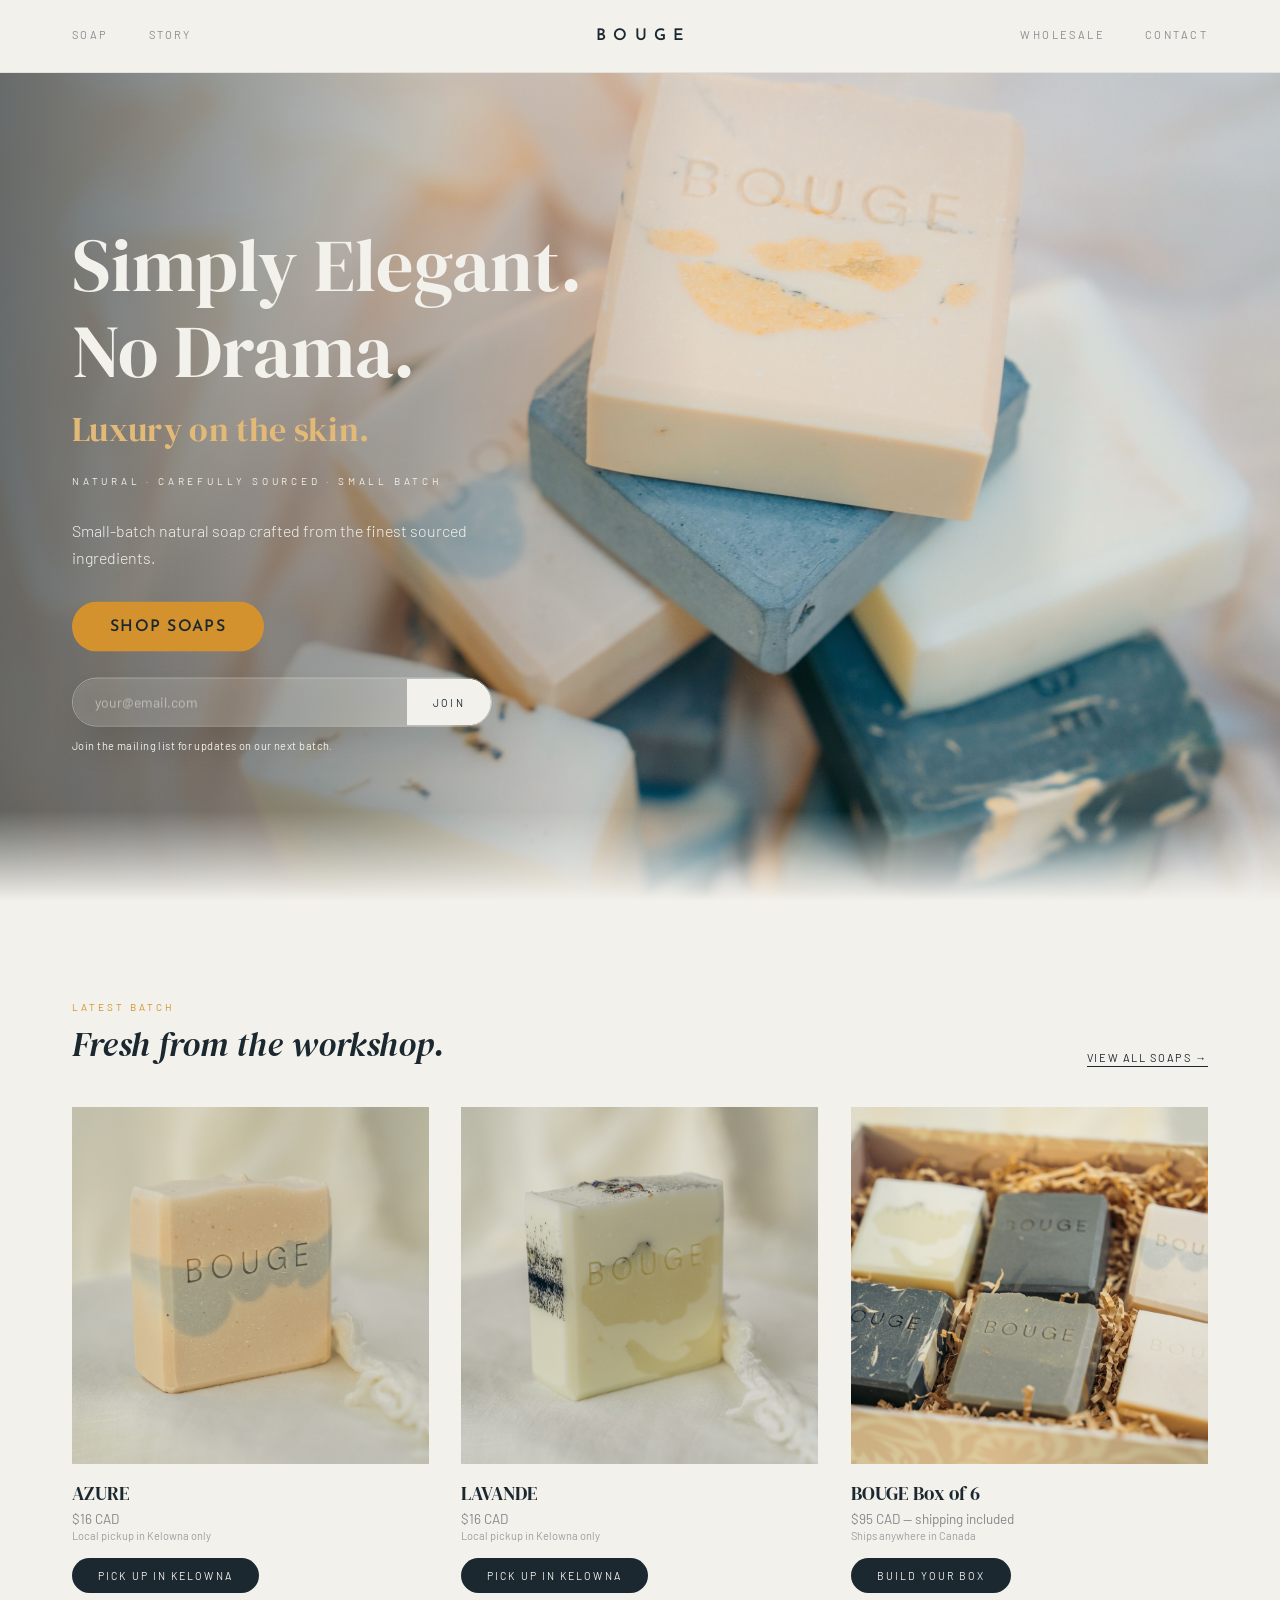
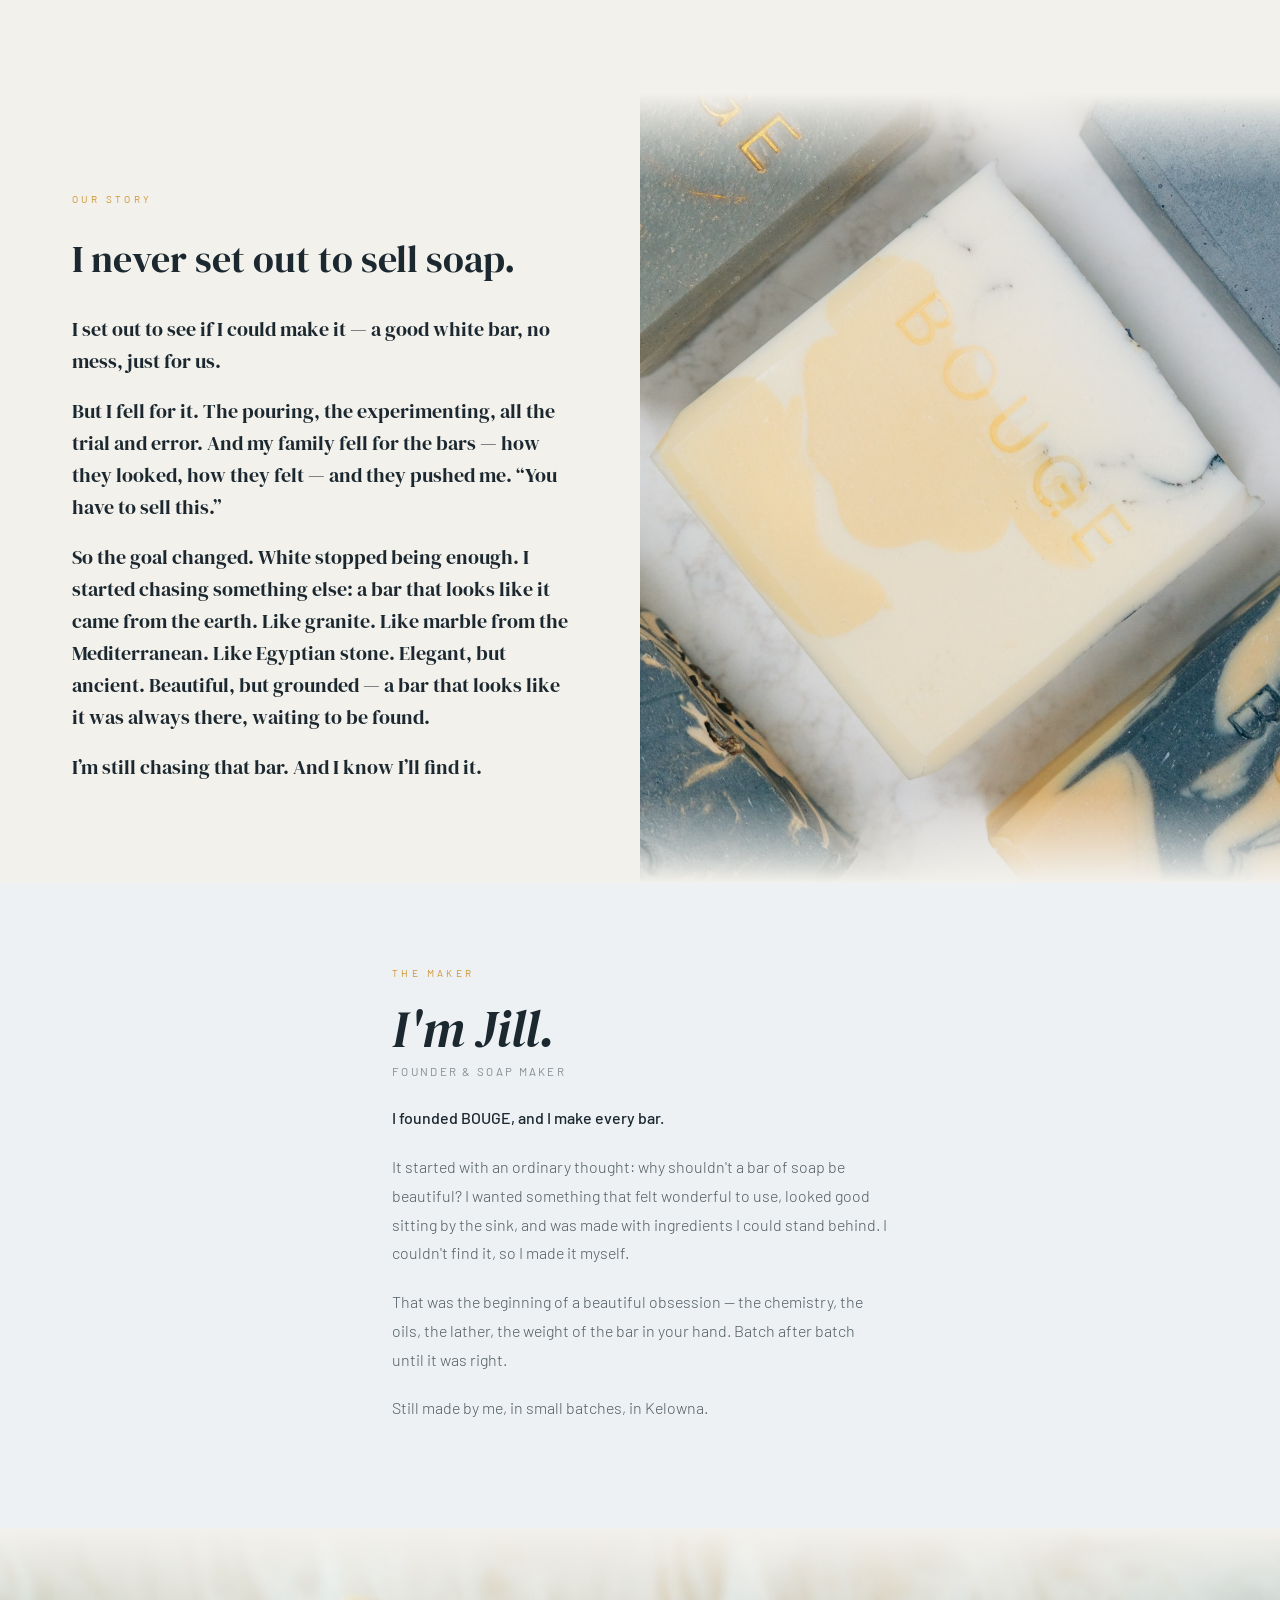
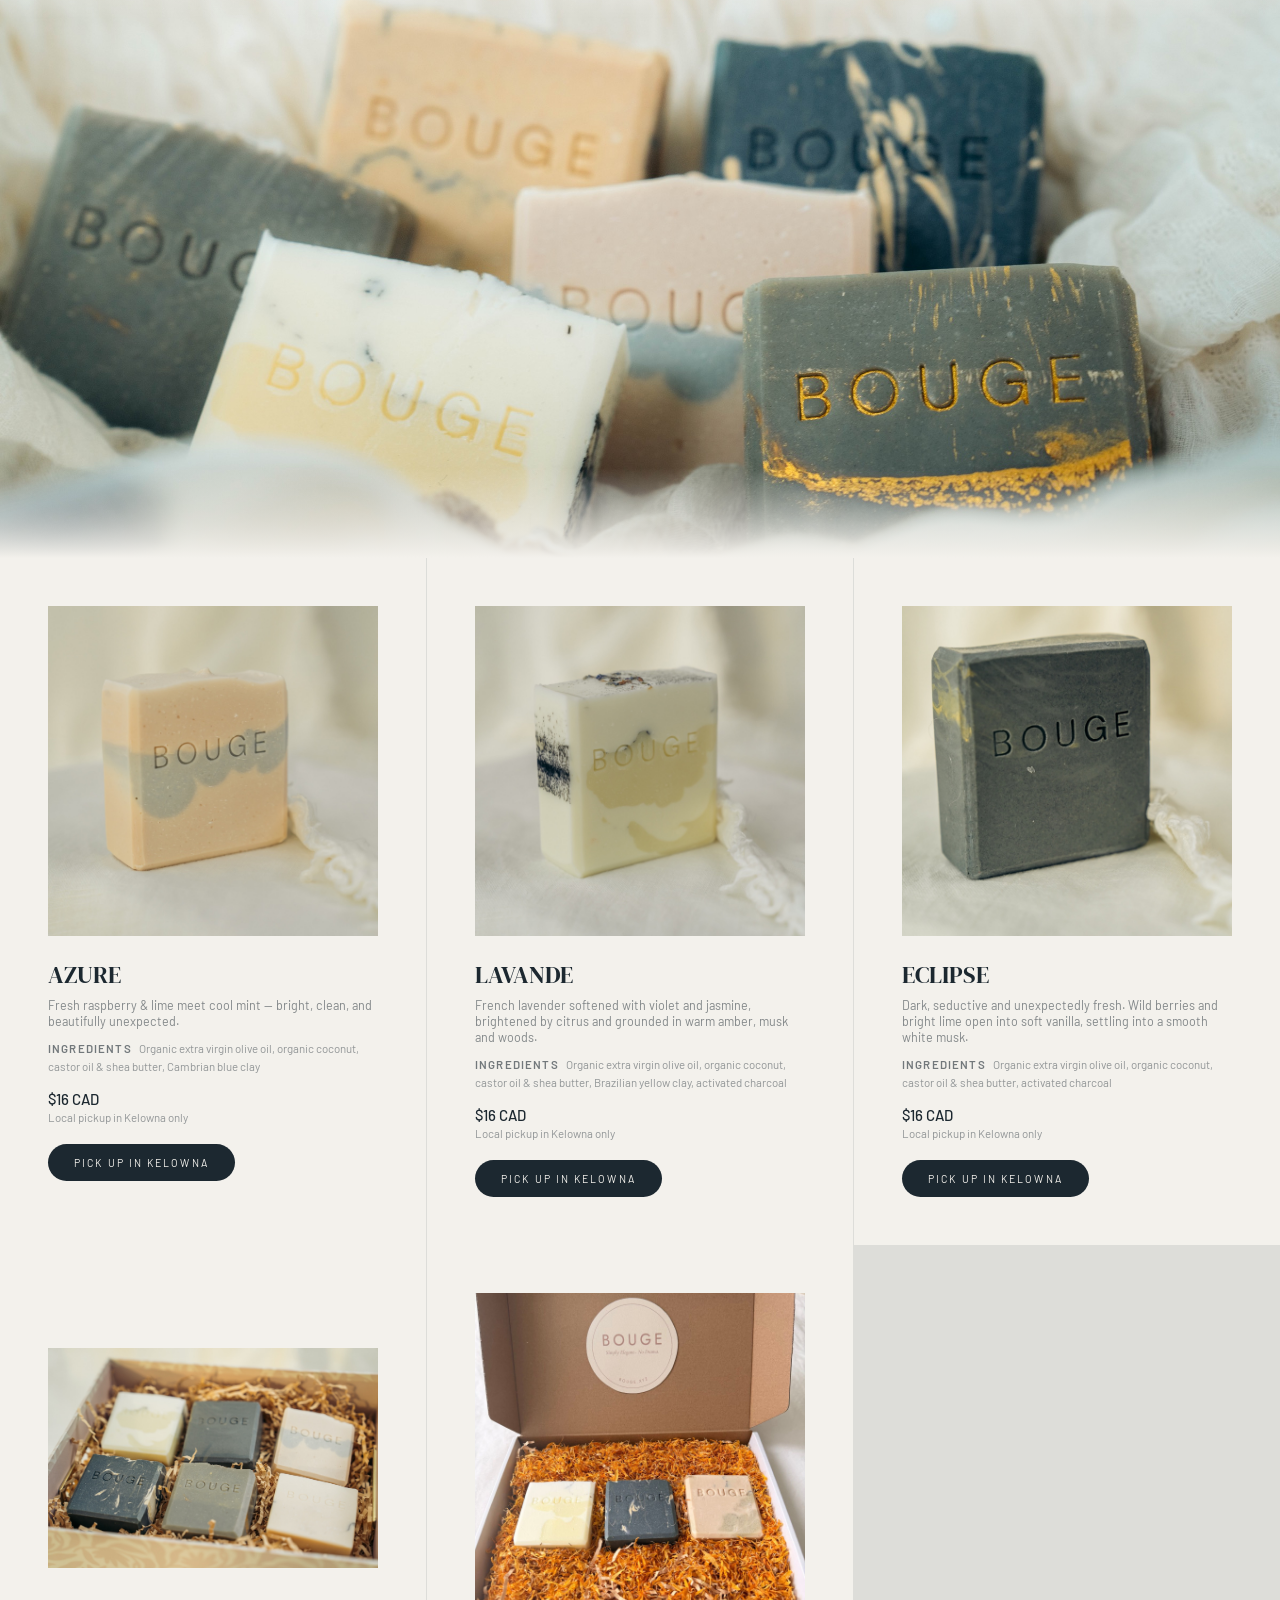
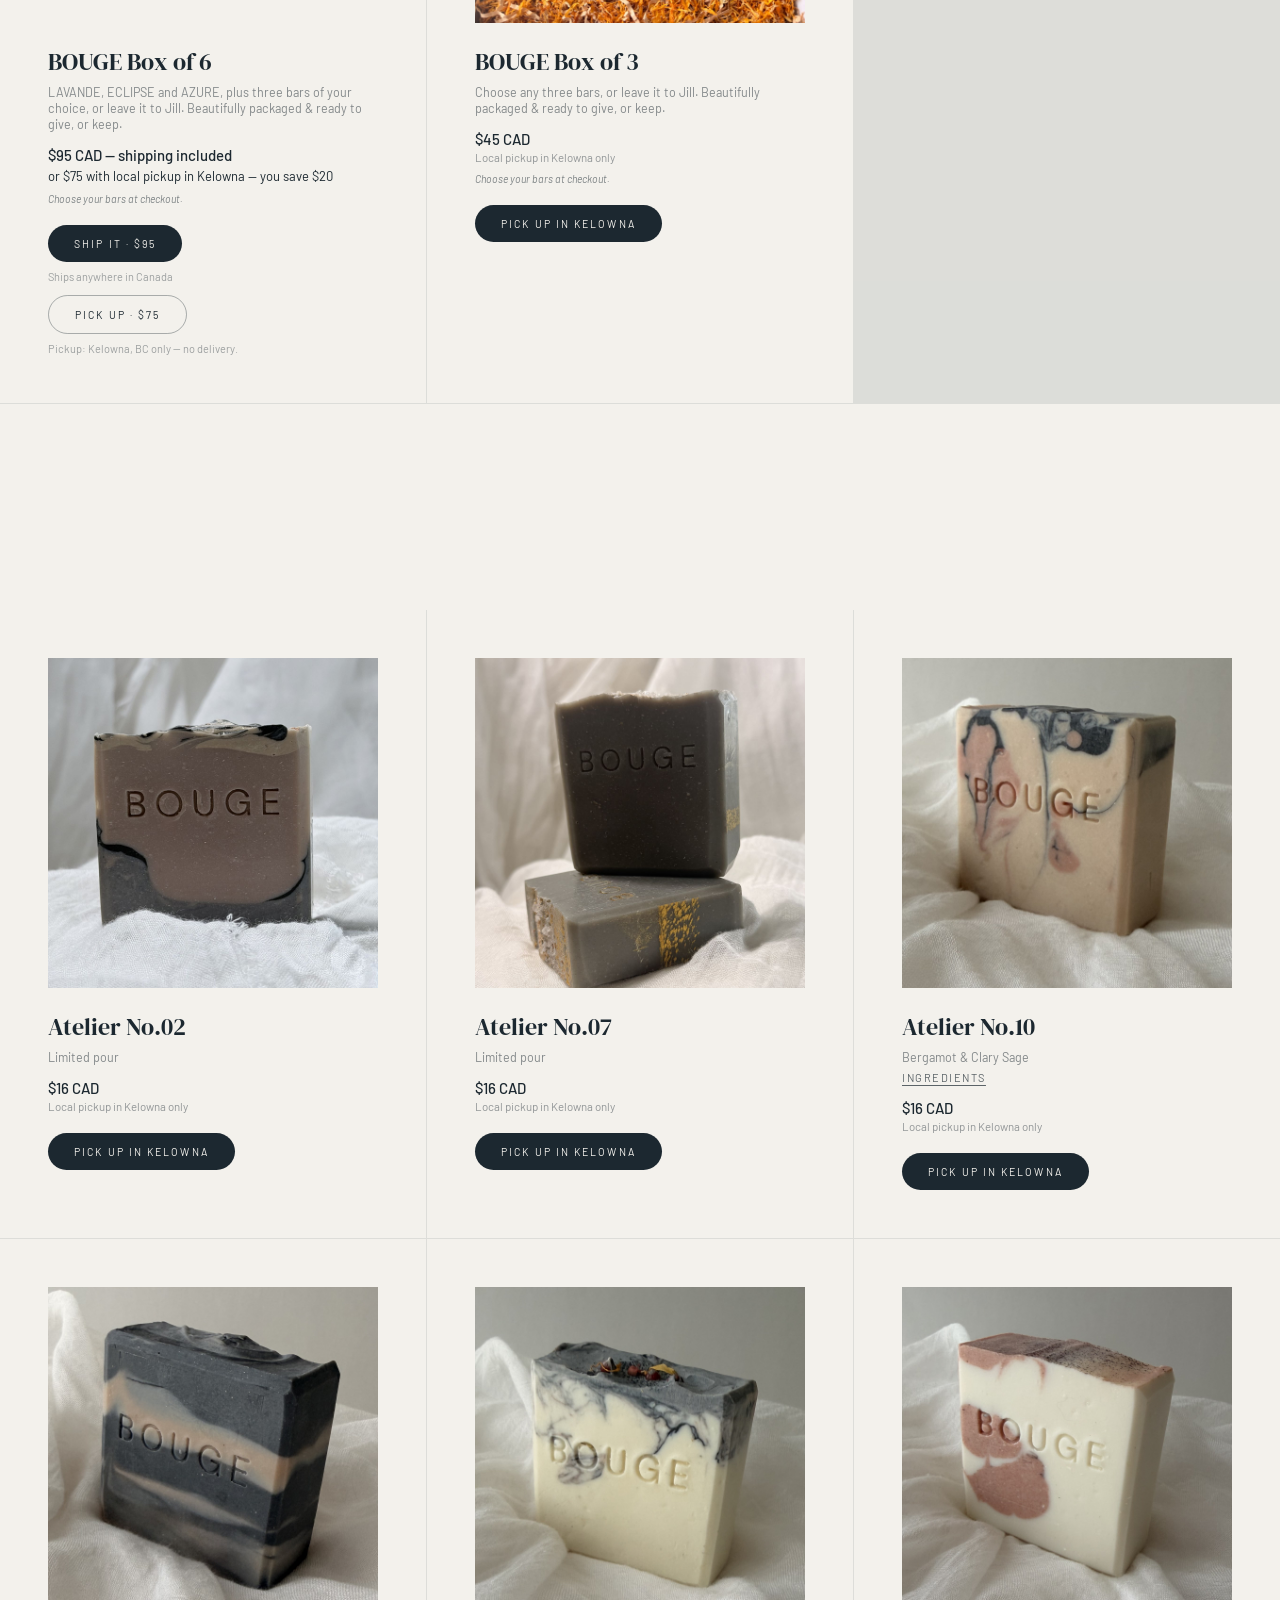
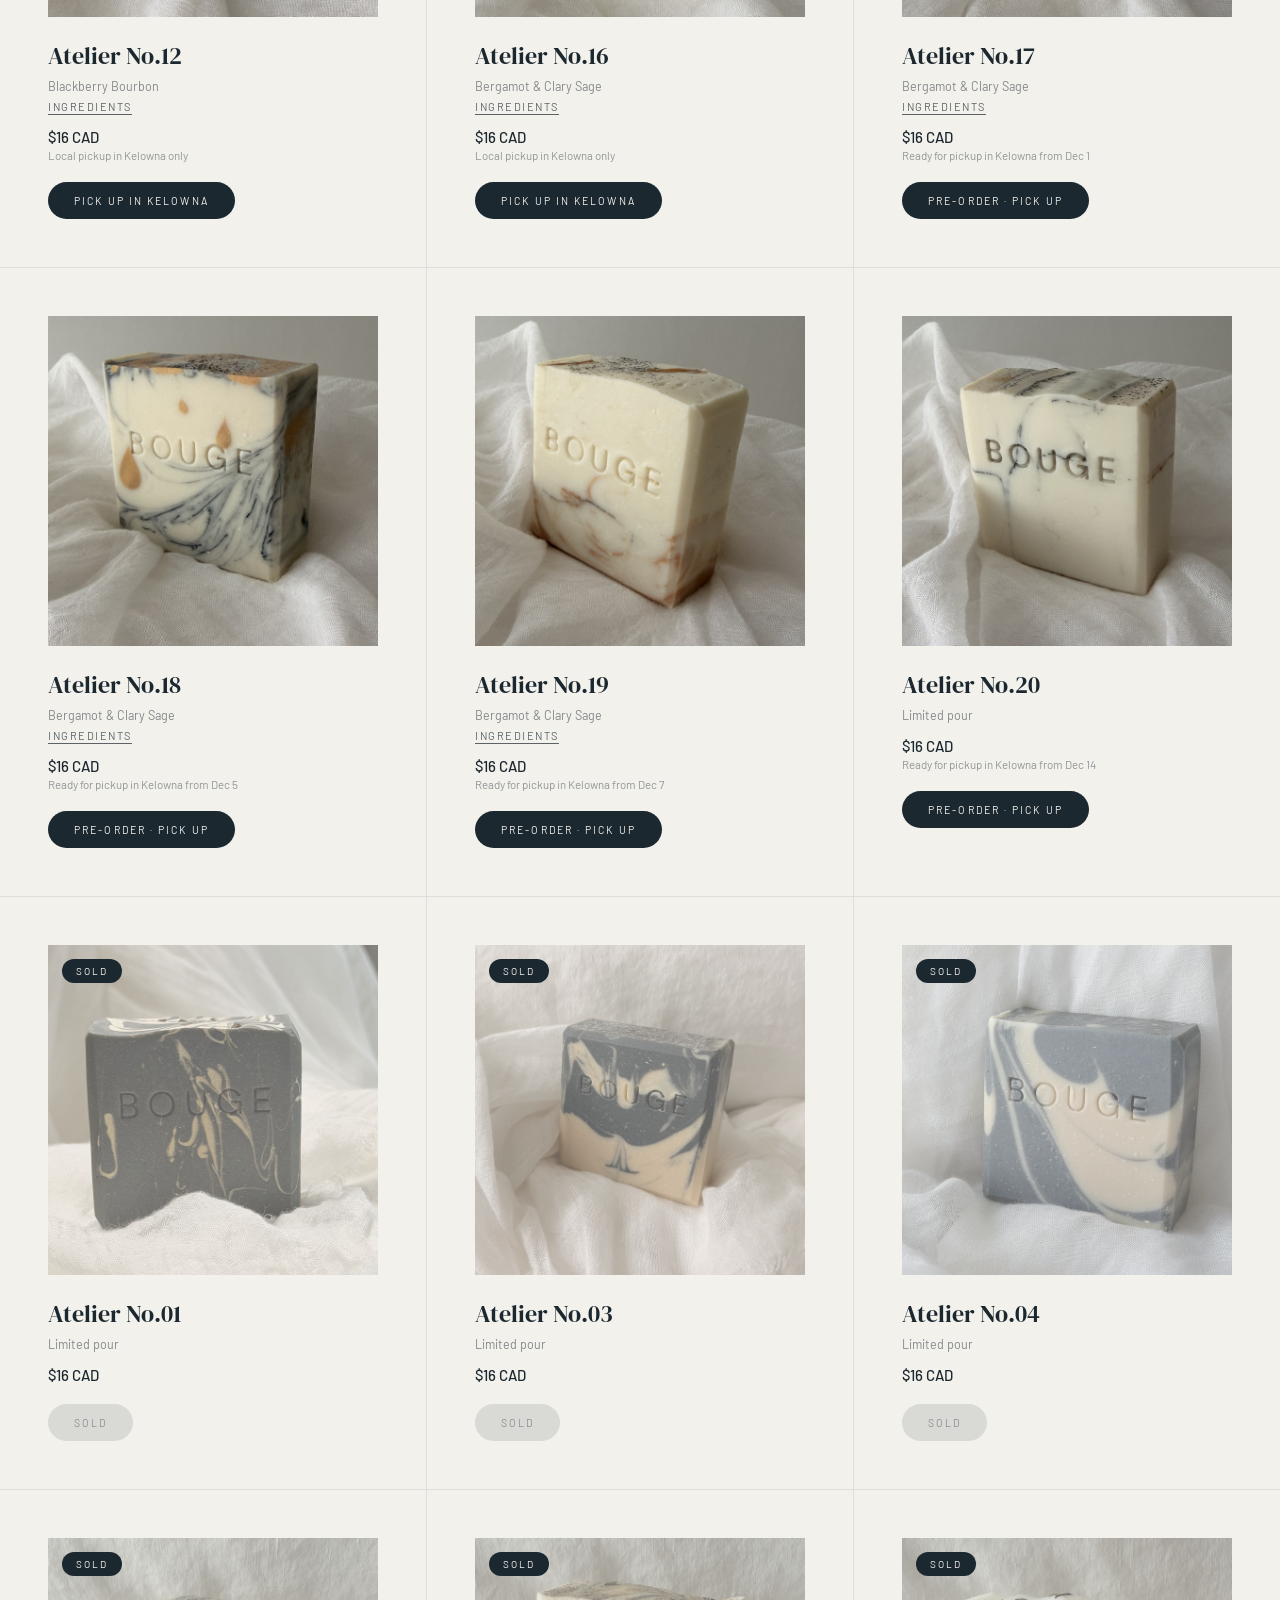
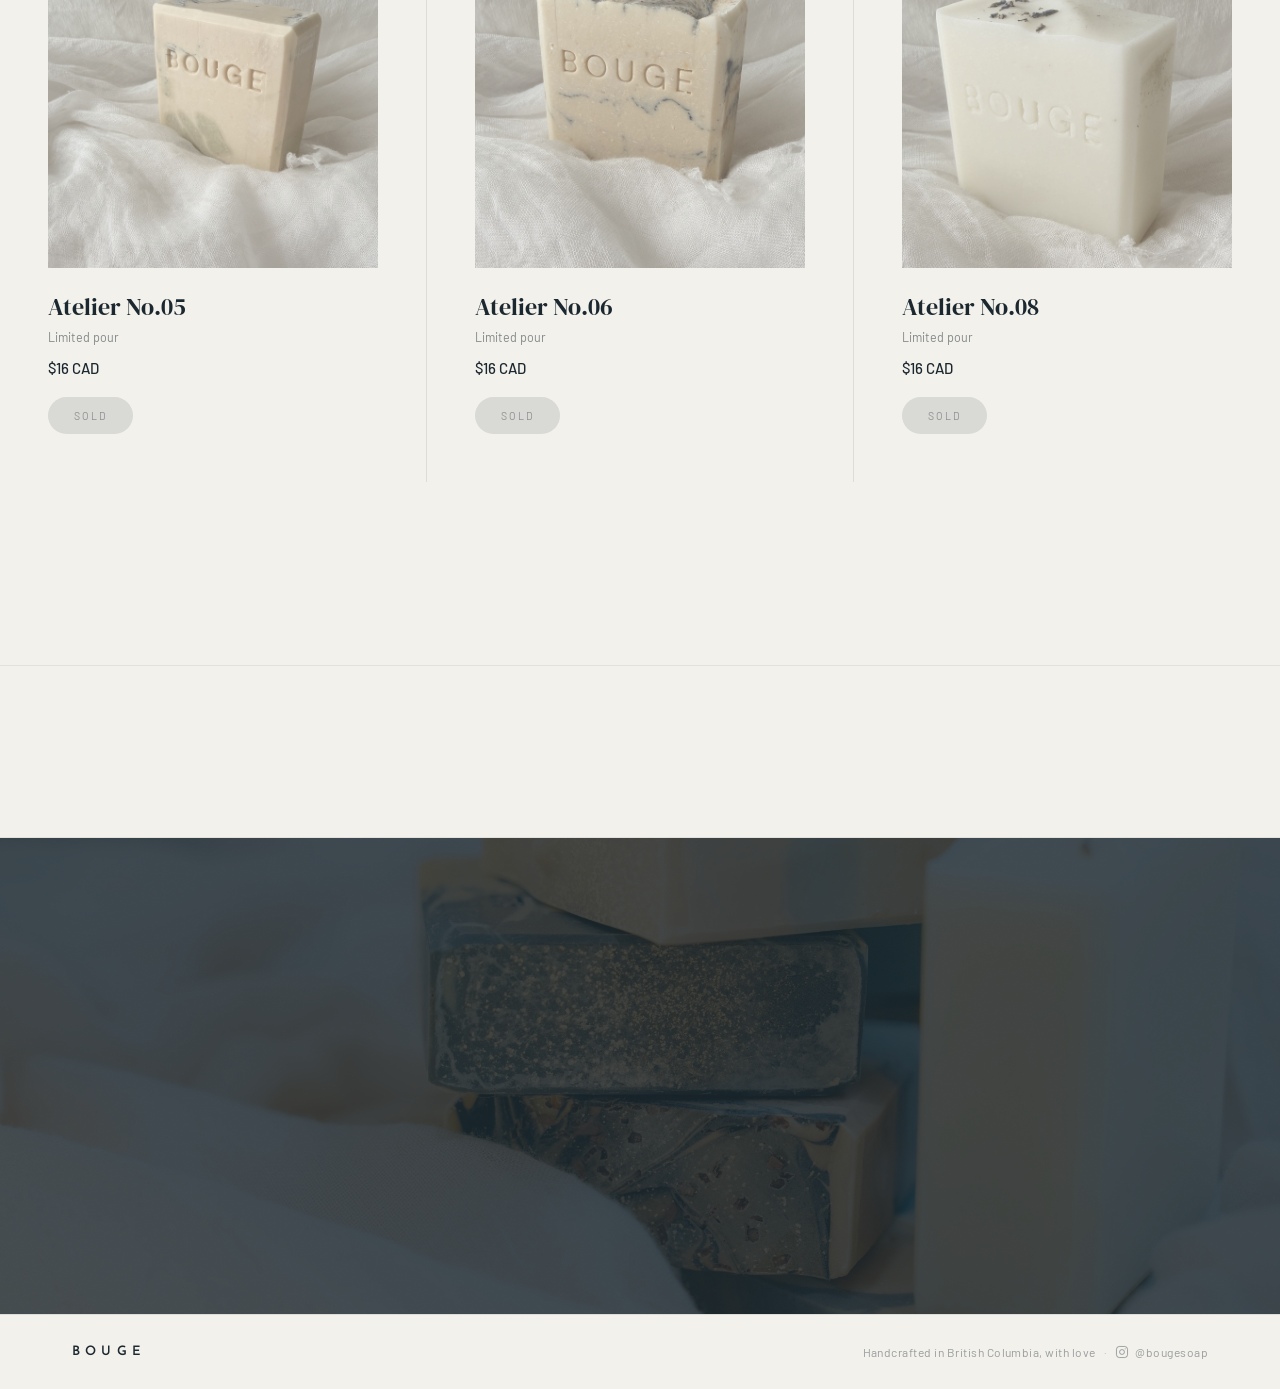
<file: index.html>
<!DOCTYPE html>
<html lang="en">
<head>
<meta charset="UTF-8">
<meta name="viewport" content="width=device-width, initial-scale=1">

<!-- Google tag (gtag.js) -->
<script async src="https://www.googletagmanager.com/gtag/js?id=G-2FXX45VFE0"></script>
<script>
  window.dataLayer = window.dataLayer || [];
  function gtag(){dataLayer.push(arguments);}
  gtag('js', new Date());

  gtag('config', 'G-2FXX45VFE0');
</script>

<title>BOUGE — Simply Elegant. No Drama.</title>
<meta name="description" content="Luxury on the skin. Small-batch natural soap crafted from the finest sourced ingredients.">

<meta property="og:type" content="website">
<meta property="og:site_name" content="BOUGE">
<meta property="og:url" content="https://bouge.xyz/">
<meta property="og:title" content="BOUGE — Simply Elegant. No Drama.">
<meta property="og:description" content="Luxury on the skin. Small-batch natural soap crafted from the finest sourced ingredients.">
<meta property="og:image" content="https://bouge.xyz/assets/images/hero.jpg">

<meta name="twitter:card" content="summary_large_image">
<meta name="twitter:title" content="BOUGE — Simply Elegant. No Drama.">
<meta name="twitter:description" content="Luxury on the skin. Small-batch natural soap crafted from the finest sourced ingredients.">
<meta name="twitter:image" content="https://bouge.xyz/assets/images/hero.jpg">

<link rel="preconnect" href="https://fonts.googleapis.com">
<link rel="preconnect" href="https://fonts.gstatic.com" crossorigin>
<link href="https://fonts.googleapis.com/css2?family=Josefin+Sans:wght@300;400;600&family=DM+Serif+Display:ital@0;1&family=Barlow:wght@300;400;500;600&display=swap" rel="stylesheet">

<link rel="stylesheet" href="styles/style.css">
</head>
<body>

<!-- In-app browser notice (Instagram/Facebook) — shown via JS only when detected -->
<div class="iab-banner" id="iabBanner" hidden>
  <p class="iab-banner__text">Heads up — tap <strong>&bull;&bull;&bull;</strong> above and choose <strong>"Open in Browser"</strong> for the smoothest experience.</p>
  <button class="iab-banner__dismiss" id="iabBannerDismiss" aria-label="Dismiss">&times;</button>
</div>

<!-- NAV -->
<nav class="nav">
  <div class="nav__links nav__links--left">
    <a href="#soap">Soap</a>
    <a href="#story">Story</a>
  </div>
  <div class="nav__wordmark">BOUGE</div>
  <div class="nav__links nav__links--right">
    <a href="#wholesale">Wholesale</a>
    <a href="#contact">Contact</a>
  </div>
</nav>

<!-- HERO -->
<div class="hero fade-edge fade-edge--bottom">
  <img class="hero__img" src="assets/images/hero.jpg" alt="BOUGE soaps arranged on white fabric">
  <div class="hero__overlay"></div>
  <div class="hero__content">
    <h1 class="hero__headline">Simply Elegant.<br>No Drama.</h1>
    <div class="hero__tagline">Luxury on the skin.</div>
    <div class="hero__label">Natural &middot; Carefully sourced &middot; Small batch</div>
    <p class="hero__body">Small-batch natural soap crafted from the finest sourced ingredients.</p>

    <a class="hero__buy" href="#soap">Shop Soaps</a>

    <form class="signup-form" novalidate>
      <input class="signup-form__input" type="email" name="email" placeholder="your@email.com" required aria-label="Email address">
      <input class="signup-form__hp" type="text" name="website" tabindex="-1" autocomplete="off" aria-hidden="true">
      <button class="signup-form__button" type="submit">Join</button>
    </form>
    <div class="signup-form__note">Join the mailing list for updates on our next batch.</div>
    <div class="signup-form__error">Something went wrong — please try again.</div>
  </div>
</div>

<!-- LATEST BATCH — conversion-focused teaser right after the hero: AZURE, LAVANDE, and the box, one-click buy, links to the full grid below for anyone browsing before buying. -->
<div class="latest-batch">
  <div class="latest-batch__header reveal">
    <div>
      <div class="latest-batch__label">Latest batch</div>
      <h2 class="latest-batch__heading">Fresh from the workshop.</h2>
    </div>
    <a class="latest-batch__view-all" href="#soap">View all soaps &rarr;</a>
  </div>
  <div class="latest-batch__grid">
    <div class="latest-batch__card reveal">
      <img class="latest-batch__img" src="assets/images/product-azure.jpg" alt="BOUGE AZURE soap bar, peach tone with a grey wave detail">
      <div class="latest-batch__name">AZURE</div>
      <div class="latest-batch__price">$16 CAD</div>
      <div class="latest-batch__shipping-note">Local pickup in Kelowna only</div>
      <div class="latest-batch__actions">
        <div class="latest-batch__action-col">
          <a class="latest-batch__buy" href="https://buy.stripe.com/14AfZi8QMbPQ9flfAm1RC0b">Pick Up in Kelowna</a>
        </div>
      </div>
    </div>
    <div class="latest-batch__card reveal reveal--delay-1">
      <img class="latest-batch__img" src="assets/images/product-lavande.jpg" alt="BOUGE LAVANDE soap bar, ivory with dried lavender detail">
      <div class="latest-batch__name">LAVANDE</div>
      <div class="latest-batch__price">$16 CAD</div>
      <div class="latest-batch__shipping-note">Local pickup in Kelowna only</div>
      <div class="latest-batch__actions">
        <div class="latest-batch__action-col">
          <a class="latest-batch__buy" href="https://buy.stripe.com/dRm5kEd728DE9fl1Jw1RC0c">Pick Up in Kelowna</a>
        </div>
      </div>
    </div>
    <div class="latest-batch__card reveal reveal--delay-2">
      <img class="latest-batch__img" src="assets/images/product-bulk-box.jpg" alt="Box of six BOUGE soap bars, packed in kraft paper filler">
      <div class="latest-batch__name">BOUGE Box of 6</div>
      <div class="latest-batch__price">$95 CAD &mdash; shipping included</div>
      <div class="latest-batch__shipping-note">Ships anywhere in Canada</div>
      <a class="latest-batch__buy" href="#bouge-box">Build Your Box</a>
    </div>
  </div>
</div>

<!-- STORY QUOTE -->
<div class="story" id="story">
  <div class="story__text reveal">
    <div class="story__label">Our story</div>
    <p class="story__quote">I never set out to sell soap.</p>
    <p class="story__paragraph">I set out to see if I could make it — a good white bar, no mess, just for us.</p>
    <p class="story__paragraph">But I fell for it. The pouring, the experimenting, all the trial and error. And my family fell for the bars — how they looked, how they felt — and they pushed me. “You have to sell this.”</p>
    <p class="story__paragraph">So the goal changed. White stopped being enough. I started chasing something else: a bar that looks like it came from the earth. Like granite. Like marble from the Mediterranean. Like Egyptian stone. Elegant, but ancient. Beautiful, but grounded — a bar that looks like it was always there, waiting to be found.</p>
    <p class="story__paragraph">I’m still chasing that bar. And I know I’ll find it.</p>
  </div>
  <div class="story__media reveal reveal--delay-1 fade-edge fade-edge--top fade-edge--bottom">
    <img src="assets/images/story.jpg" alt="BOUGE soaps">
  </div>
</div>

<!-- FOUNDER SECTION -->
<div class="founder">
  <!-- Photo/video column intentionally removed until Jill's portrait is ready — see CLAUDE.md "Founder section" note before re-adding .founder__media -->
  <div class="founder__text reveal">
    <div class="founder__label">The maker</div>
    <h2 class="founder__heading">I'm Jill.</h2>
    <div class="founder__subtitle">Founder &amp; soap maker</div>
    <p class="founder__paragraph founder__paragraph--lead">I founded BOUGE, and I make every bar.</p>
    <p class="founder__paragraph">It started with an ordinary thought: why shouldn't a bar of soap be beautiful? I wanted something that felt wonderful to use, looked good sitting by the sink, and was made with ingredients I could stand behind. I couldn't find it, so I made it myself.</p>
    <p class="founder__paragraph">That was the beginning of a beautiful obsession &mdash; the chemistry, the oils, the lather, the weight of the bar in your hand. Batch after batch until it was right.</p>
    <p class="founder__paragraph">Still made by me, in small batches, in Kelowna.</p>
  </div>
</div>

<!-- IMAGE BREAK -->
<div class="image-break reveal fade-edge fade-edge--top fade-edge--bottom">
  <img src="assets/images/image-break.jpg" alt="BOUGE soap stack">
</div>

<!-- PRODUCT GRID — live, real Stripe Payment Links wired to every Buy Now button. AZURE, LAVANDE, ECLIPSE, and BOUGE Boxes (3-pack/6-pack). See CLAUDE.md for Stripe object IDs and full history. -->
<div class="products" id="soap">

  <!-- AZURE — peach/tan bar with grey wave detail, real name + description from Jill. -->
  <div class="product-card reveal">
    <div class="product-card__media">
      <img class="product-card__img" src="assets/images/product-azure.jpg" alt="BOUGE AZURE soap bar, peach tone with a grey wave detail">
    </div>
    <div class="product-card__name">AZURE</div>
    <div class="product-card__subtitle">Fresh raspberry &amp; lime meet cool mint &mdash; bright, clean, and beautifully unexpected.</div>
    <div class="product-card__ingredients"><span class="product-card__ingredients-label">Ingredients</span> Organic extra virgin olive oil, organic coconut, castor oil &amp; shea butter, Cambrian blue clay</div>
    <div class="product-card__price">$16 CAD</div>
    <div class="product-card__shipping-note">Local pickup in Kelowna only</div>
    <div class="product-card__actions">
      <div class="product-card__action-col">
        <a class="product-card__buy" href="https://buy.stripe.com/14AfZi8QMbPQ9flfAm1RC0b">Pick Up in Kelowna</a>
      </div>
    </div>
  </div>

  <!-- LAVANDE — ivory bar with dried lavender top, real name + description from Jill. -->
  <div class="product-card reveal reveal--delay-3">
    <div class="product-card__media">
      <img class="product-card__img" src="assets/images/product-lavande.jpg" alt="BOUGE LAVANDE soap bar, ivory with dried lavender detail">
    </div>
    <div class="product-card__name">LAVANDE</div>
    <div class="product-card__subtitle">French lavender softened with violet and jasmine, brightened by citrus and grounded in warm amber, musk and woods.</div>
    <div class="product-card__ingredients"><span class="product-card__ingredients-label">Ingredients</span> Organic extra virgin olive oil, organic coconut, castor oil &amp; shea butter, Brazilian yellow clay, activated charcoal</div>
    <div class="product-card__price">$16 CAD</div>
    <div class="product-card__shipping-note">Local pickup in Kelowna only</div>
    <div class="product-card__actions">
      <div class="product-card__action-col">
        <a class="product-card__buy" href="https://buy.stripe.com/dRm5kEd728DE9fl1Jw1RC0c">Pick Up in Kelowna</a>
      </div>
    </div>
  </div>

  <!-- ECLIPSE — dark charcoal bar with gold detail, real name + description from Jill. -->
  <div class="product-card reveal">
    <div class="product-card__media">
      <img class="product-card__img" src="assets/images/product-eclipse.jpg" alt="BOUGE ECLIPSE soap bar, dark charcoal with gold detail">
    </div>
    <div class="product-card__name">ECLIPSE</div>
    <div class="product-card__subtitle">Dark, seductive and unexpectedly fresh. Wild berries and bright lime open into soft vanilla, settling into a smooth white musk.</div>
    <div class="product-card__ingredients"><span class="product-card__ingredients-label">Ingredients</span> Organic extra virgin olive oil, organic coconut, castor oil &amp; shea butter, activated charcoal</div>
    <div class="product-card__price">$16 CAD</div>
    <div class="product-card__shipping-note">Local pickup in Kelowna only</div>
    <div class="product-card__actions">
      <div class="product-card__action-col">
        <a class="product-card__buy" href="https://buy.stripe.com/7sYfZi6IE7zA2QXfAm1RC0d">Pick Up in Kelowna</a>
      </div>
    </div>
  </div>

  <!-- BOUGE BOX OF 6 — the only shipped product. $95 shipping included / $75 Kelowna pickup. LAVANDE, ECLIPSE, AZURE fixed; buyer picks 3 more (or "Jill's choice") via dropdowns on the Stripe checkout page. -->
  <div class="product-card product-card--bulk reveal" id="bouge-box">
    <div class="product-card__media">
      <img class="product-card__img" src="assets/images/product-bulk-box.jpg" alt="Box of six BOUGE soap bars, packed in kraft paper filler">
    </div>
    <div class="product-card__name">BOUGE Box of 6</div>
    <div class="product-card__subtitle">LAVANDE, ECLIPSE and AZURE, plus three bars of your choice, or leave it to Jill. Beautifully packaged &amp; ready to give, or keep.</div>
    <div class="product-card__price">$95 CAD &mdash; shipping included</div>
    <div class="product-card__price-alt">or $75 with local pickup in Kelowna &mdash; you save $20</div>
    <div class="product-card__choose-note">Choose your bars at checkout.</div>
    <div class="product-card__actions">
      <div class="product-card__action-col">
        <a class="product-card__buy" href="https://buy.stripe.com/dRm5kEd72f223V1dse1RC0w" target="_blank" rel="noopener">Ship it &middot; $95</a>
        <div class="product-card__action-note">Ships anywhere in Canada</div>
      </div>
      <div class="product-card__action-col">
        <a class="product-card__buy product-card__buy--pickup" href="https://buy.stripe.com/7sYbJ29UQbPQ1MT5ZM1RC0x" target="_blank" rel="noopener">Pick up &middot; $75</a>
        <div class="product-card__action-note">Pickup: Kelowna, BC only — no delivery.</div>
      </div>
    </div>
  </div>

  <!-- BOUGE BOX OF 3 — Kelowna pickup only, $45. Buyer picks 3 bars (or "Jill's choice") on the Stripe checkout page. -->
  <div class="product-card product-card--bulk reveal reveal--delay-3">
    <div class="product-card__media">
      <img class="product-card__img" src="assets/images/product-box-3.jpg" alt="Box of three BOUGE soap bars in dried calendula petals, with a round BOUGE card in the lid">
    </div>
    <div class="product-card__name">BOUGE Box of 3</div>
    <div class="product-card__subtitle">Choose any three bars, or leave it to Jill. Beautifully packaged &amp; ready to give, or keep.</div>
    <div class="product-card__price">$45 CAD</div>
    <div class="product-card__shipping-note">Local pickup in Kelowna only</div>
    <div class="product-card__choose-note">Choose your bars at checkout.</div>
    <div class="product-card__actions">
      <div class="product-card__action-col">
        <a class="product-card__buy" href="https://buy.stripe.com/8x27sM3ws8DEcrx87U1RC0y" target="_blank" rel="noopener">Pick Up in Kelowna</a>
      </div>
    </div>
  </div>

</div>

<!-- ATELIER COLLECTION — limited-pour bars, own section below the core soaps. Photos from Jill (iPhone HEIC), cropped/warmed to match core product shots. -->
<div class="atelier" id="atelier">
  <div class="atelier__header reveal">
    <div class="atelier__label">Limited pours</div>
    <h2 class="atelier__heading">Atelier Collection</h2>
  </div>
</div>
<div class="products products--atelier">
  <!-- ATELIER No.02 — photo IMG_8111 from Jill. Live Stripe Payment Links (see CLAUDE.md for IDs). -->
  <div class="product-card reveal">
    <div class="product-card__media">
      <img class="product-card__img" src="assets/images/product-atelier-02.jpg" alt="BOUGE Atelier No.02 soap, taupe bar layered over charcoal" loading="lazy">
    </div>
    <div class="product-card__name">Atelier No.02</div>
    <div class="product-card__subtitle">Limited pour</div>
    <div class="product-card__price">$16 CAD</div>
    <div class="product-card__shipping-note">Local pickup in Kelowna only</div>
    <div class="product-card__actions">
      <div class="product-card__action-col">
        <a class="product-card__buy" href="https://buy.stripe.com/5kQ4gA2so8DEajpcoa1RC0j">Pick Up in Kelowna</a>
      </div>
    </div>
  </div>
  <!-- ATELIER No.07 — photo IMG_8128 from Jill. Live Stripe Payment Links (see CLAUDE.md for IDs). -->
  <div class="product-card reveal reveal--delay-3">
    <div class="product-card__media">
      <img class="product-card__img" src="assets/images/product-atelier-07.jpg" alt="BOUGE Atelier No.07 soap, slate grey bar stacked on a grey bar with gold detail" loading="lazy">
    </div>
    <div class="product-card__name">Atelier No.07</div>
    <div class="product-card__subtitle">Limited pour</div>
    <div class="product-card__price">$16 CAD</div>
    <div class="product-card__shipping-note">Local pickup in Kelowna only</div>
    <div class="product-card__actions">
      <div class="product-card__action-col">
        <a class="product-card__buy" href="https://buy.stripe.com/aFaaEYaYUf22dvB1Jw1RC0t">Pick Up in Kelowna</a>
      </div>
    </div>
  </div>
  <!-- ATELIER No.10 — photo IMG_9413 from Jill, added 2026-11-16. Stripe prod_VdunoxVOoVRz8K / plink_1Uccy2K5HjcCzJ5GTB3txoh6. -->
  <div class="product-card reveal">
    <div class="product-card__media">
      <img class="product-card__img" src="assets/images/product-atelier-10.jpg" alt="BOUGE Atelier No.10 soap, blush bar with pink and charcoal swirls" loading="lazy">
    </div>
    <div class="product-card__name">Atelier No.10</div>
    <div class="product-card__subtitle">Bergamot &amp; Clary Sage</div>
    <a class="product-card__ingredients-link" href="/atelier-10">Ingredients</a>
    <div class="product-card__price">$16 CAD</div>
    <div class="product-card__shipping-note">Local pickup in Kelowna only</div>
    <div class="product-card__actions">
      <div class="product-card__action-col">
        <a class="product-card__buy" href="https://buy.stripe.com/aFa28s4Aw3jkajp87U1RC0z">Pick Up in Kelowna</a>
      </div>
    </div>
  </div>
  <!-- ATELIER No.12 — photo IMG_9417 from Jill, added 2026-11-16. Stripe prod_Vdun4l3mxs9uiO / plink_1Uccy4K5HjcCzJ5GoQyVggv9. -->
  <div class="product-card reveal reveal--delay-3">
    <div class="product-card__media">
      <img class="product-card__img" src="assets/images/product-atelier-12.jpg" alt="BOUGE Atelier No.12 soap, charcoal bar with peach and grey stripes" loading="lazy">
    </div>
    <div class="product-card__name">Atelier No.12</div>
    <div class="product-card__subtitle">Blackberry Bourbon</div>
    <a class="product-card__ingredients-link" href="/atelier-12">Ingredients</a>
    <div class="product-card__price">$16 CAD</div>
    <div class="product-card__shipping-note">Local pickup in Kelowna only</div>
    <div class="product-card__actions">
      <div class="product-card__action-col">
        <a class="product-card__buy" href="https://buy.stripe.com/bJefZi7MI6vw2QXag21RC0A">Pick Up in Kelowna</a>
      </div>
    </div>
  </div>
  <!-- ATELIER No.16 — photo IMG_9407 from Jill, added 2026-11-16. Stripe prod_VdunM3d28t0nYq / plink_1Uccy6K5HjcCzJ5GDQMA7nt6. -->
  <div class="product-card reveal">
    <div class="product-card__media">
      <img class="product-card__img" src="assets/images/product-atelier-16.jpg" alt="BOUGE Atelier No.16 soap, cream bar with a charcoal marbled top and dried botanicals" loading="lazy">
    </div>
    <div class="product-card__name">Atelier No.16</div>
    <div class="product-card__subtitle">Bergamot &amp; Clary Sage</div>
    <a class="product-card__ingredients-link" href="/atelier-16">Ingredients</a>
    <div class="product-card__price">$16 CAD</div>
    <div class="product-card__shipping-note">Local pickup in Kelowna only</div>
    <div class="product-card__actions">
      <div class="product-card__action-col">
        <a class="product-card__buy" href="https://buy.stripe.com/9B6eVe0kg4nobntewi1RC0B">Pick Up in Kelowna</a>
      </div>
    </div>
  </div>
  <!-- ATELIER No.17 — photo IMG_9412 from Jill, added 2026-11-16. Stripe prod_VdundIjBodQTkL / plink_1Uccy8K5HjcCzJ5GXac0mskb. -->
  <div class="product-card reveal reveal--delay-3">
    <div class="product-card__media">
      <img class="product-card__img" src="assets/images/product-atelier-17.jpg" alt="BOUGE Atelier No.17 soap, cream bar with pink clay swirls" loading="lazy">
    </div>
    <div class="product-card__name">Atelier No.17</div>
    <div class="product-card__subtitle">Bergamot &amp; Clary Sage</div>
    <a class="product-card__ingredients-link" href="/atelier-17">Ingredients</a>
    <div class="product-card__price">$16 CAD</div>
    <div class="product-card__shipping-note">Ready for pickup in Kelowna from Dec 1</div>
    <div class="product-card__actions">
      <div class="product-card__action-col">
        <a class="product-card__buy" href="https://buy.stripe.com/00wcN68QMg66dvBgEq1RC0C">Pre-order · Pick Up</a>
      </div>
    </div>
  </div>
  <!-- ATELIER No.18 — photo IMG_9406 from Jill, added 2026-11-16. Stripe prod_VdunHTgggvECai / plink_1UccyAK5HjcCzJ5GVHC41PHz. -->
  <div class="product-card reveal">
    <div class="product-card__media">
      <img class="product-card__img" src="assets/images/product-atelier-18.jpg" alt="BOUGE Atelier No.18 soap, cream bar with charcoal marbling and gold drops" loading="lazy">
    </div>
    <div class="product-card__name">Atelier No.18</div>
    <div class="product-card__subtitle">Bergamot &amp; Clary Sage</div>
    <a class="product-card__ingredients-link" href="/atelier-18">Ingredients</a>
    <div class="product-card__price">$16 CAD</div>
    <div class="product-card__shipping-note">Ready for pickup in Kelowna from Dec 5</div>
    <div class="product-card__actions">
      <div class="product-card__action-col">
        <a class="product-card__buy" href="https://buy.stripe.com/8x24gA7MIcTU77d5ZM1RC0D">Pre-order · Pick Up</a>
      </div>
    </div>
  </div>
  <!-- ATELIER No.19 — photo IMG_9409 from Jill, added 2026-11-16. Stripe prod_VdunD5JICh5F6g / plink_1UccyCK5HjcCzJ5GrAFikFDB. -->
  <div class="product-card reveal reveal--delay-3">
    <div class="product-card__media">
      <img class="product-card__img" src="assets/images/product-atelier-19.jpg" alt="BOUGE Atelier No.19 soap, cream bar with peach and charcoal swirls" loading="lazy">
    </div>
    <div class="product-card__name">Atelier No.19</div>
    <div class="product-card__subtitle">Bergamot &amp; Clary Sage</div>
    <a class="product-card__ingredients-link" href="/atelier-19">Ingredients</a>
    <div class="product-card__price">$16 CAD</div>
    <div class="product-card__shipping-note">Ready for pickup in Kelowna from Dec 7</div>
    <div class="product-card__actions">
      <div class="product-card__action-col">
        <a class="product-card__buy" href="https://buy.stripe.com/7sY6oI1ok0783V1coa1RC0E">Pre-order · Pick Up</a>
      </div>
    </div>
  </div>
  <!-- ATELIER No.20 — photo IMG_9405 from Jill, added 2026-11-16. Stripe prod_VdunleY5QS4PsJ / plink_1UccyDK5HjcCzJ5GiEJpgZ8d. -->
  <div class="product-card reveal">
    <div class="product-card__media">
      <img class="product-card__img" src="assets/images/product-atelier-20.jpg" alt="BOUGE Atelier No.20 soap, cream bar with fine charcoal veining" loading="lazy">
    </div>
    <div class="product-card__name">Atelier No.20</div>
    <div class="product-card__subtitle">Limited pour</div>
    <div class="product-card__price">$16 CAD</div>
    <div class="product-card__shipping-note">Ready for pickup in Kelowna from Dec 14</div>
    <div class="product-card__actions">
      <div class="product-card__action-col">
        <a class="product-card__buy" href="https://buy.stripe.com/00weVe2so6vwdvB1Jw1RC0F">Pre-order · Pick Up</a>
      </div>
    </div>
  </div>
  <!-- ATELIER No.01 — photo IMG_8102 from Jill. SOLD 2026-11-15 (Jill). Pickup link deactivated in Stripe. -->
  <div class="product-card reveal reveal--delay-3 product-card--sold">
    <div class="product-card__media">
      <span class="product-card__sold-tag">Sold</span>
      <img class="product-card__img" src="assets/images/product-atelier-01.jpg" alt="BOUGE Atelier No.01 soap, charcoal bar with gold and cream swirls" loading="lazy">
    </div>
    <div class="product-card__name">Atelier No.01</div>
    <div class="product-card__subtitle">Limited pour</div>
    <div class="product-card__price">$16 CAD</div>
    <div class="product-card__actions">
      <div class="product-card__action-col">
        <span class="product-card__buy product-card__buy--disabled">Sold</span>
      </div>
    </div>
  </div>
  <!-- ATELIER No.03 — photo IMG_8184 from Jill. SOLD 2026-11-15 (Jill). Pickup link deactivated in Stripe. -->
  <div class="product-card reveal product-card--sold">
    <div class="product-card__media">
      <span class="product-card__sold-tag">Sold</span>
      <img class="product-card__img" src="assets/images/product-atelier-03.jpg" alt="BOUGE Atelier No.03 soap, charcoal and peach swirled bar" loading="lazy">
    </div>
    <div class="product-card__name">Atelier No.03</div>
    <div class="product-card__subtitle">Limited pour</div>
    <div class="product-card__price">$16 CAD</div>
    <div class="product-card__actions">
      <div class="product-card__action-col">
        <span class="product-card__buy product-card__buy--disabled">Sold</span>
      </div>
    </div>
  </div>
  <!-- ATELIER No.04 — photo IMG_8186 from Jill. SOLD 2026-11-15 (Jill). Pickup link deactivated in Stripe. -->
  <div class="product-card reveal reveal--delay-3 product-card--sold">
    <div class="product-card__media">
      <span class="product-card__sold-tag">Sold</span>
      <img class="product-card__img" src="assets/images/product-atelier-04.jpg" alt="BOUGE Atelier No.04 soap, charcoal and cream swirled bar" loading="lazy">
    </div>
    <div class="product-card__name">Atelier No.04</div>
    <div class="product-card__subtitle">Limited pour</div>
    <div class="product-card__price">$16 CAD</div>
    <div class="product-card__actions">
      <div class="product-card__action-col">
        <span class="product-card__buy product-card__buy--disabled">Sold</span>
      </div>
    </div>
  </div>
  <!-- ATELIER No.05 — photo IMG_8182 from Jill. SOLD 2026-11-15 (Jill). Pickup link deactivated in Stripe. -->
  <div class="product-card reveal product-card--sold">
    <div class="product-card__media">
      <span class="product-card__sold-tag">Sold</span>
      <img class="product-card__img" src="assets/images/product-atelier-05.jpg" alt="BOUGE Atelier No.05 soap, blush bar with sage clay detail" loading="lazy">
    </div>
    <div class="product-card__name">Atelier No.05</div>
    <div class="product-card__subtitle">Limited pour</div>
    <div class="product-card__price">$16 CAD</div>
    <div class="product-card__actions">
      <div class="product-card__action-col">
        <span class="product-card__buy product-card__buy--disabled">Sold</span>
      </div>
    </div>
  </div>
  <!-- ATELIER No.06 — photo IMG_8178 from Jill. SOLD 2026-11-15 (Jill). Pickup link deactivated in Stripe. -->
  <div class="product-card reveal reveal--delay-3 product-card--sold">
    <div class="product-card__media">
      <span class="product-card__sold-tag">Sold</span>
      <img class="product-card__img" src="assets/images/product-atelier-06.jpg" alt="BOUGE Atelier No.06 soap, cream bar with charcoal veining" loading="lazy">
    </div>
    <div class="product-card__name">Atelier No.06</div>
    <div class="product-card__subtitle">Limited pour</div>
    <div class="product-card__price">$16 CAD</div>
    <div class="product-card__actions">
      <div class="product-card__action-col">
        <span class="product-card__buy product-card__buy--disabled">Sold</span>
      </div>
    </div>
  </div>
  <!-- ATELIER No.08 — photo IMG_8175 from Jill. SOLD 2026-11-15 (Jill). Pickup link deactivated in Stripe. -->
  <div class="product-card reveal product-card--sold">
    <div class="product-card__media">
      <span class="product-card__sold-tag">Sold</span>
      <img class="product-card__img" src="assets/images/product-atelier-08.jpg" alt="BOUGE Atelier No.08 soap, ivory bar topped with dried botanicals" loading="lazy">
    </div>
    <div class="product-card__name">Atelier No.08</div>
    <div class="product-card__subtitle">Limited pour</div>
    <div class="product-card__price">$16 CAD</div>
    <div class="product-card__actions">
      <div class="product-card__action-col">
        <span class="product-card__buy product-card__buy--disabled">Sold</span>
      </div>
    </div>
  </div>

</div>

<!-- INGREDIENTS BLURB — Jill's copy, applies to all bars (core + Atelier). -->
<div class="soap-note reveal">
  <p class="soap-note__text">Every BOUGE bar begins with a signature blend of olive oil (organic extra virgin, or olive pomace in select Atelier bars), organic coconut and castor oils, and the finest shea butter.</p>
</div>

<!-- VALUES ROW -->
<div class="values">
  <div class="value-cell reveal">
    <div class="value-cell__name">Fragrance Oils</div>
    <div class="value-cell__sub">Phthalate &amp; paraben free</div>
  </div>
  <div class="value-cell reveal reveal--delay-1">
    <div class="value-cell__name">Made with the Finest Ingredients</div>
    <div class="value-cell__sub">Carefully chosen</div>
  </div>
  <div class="value-cell reveal reveal--delay-2">
    <div class="value-cell__name">Small Batch</div>
    <div class="value-cell__sub">Made by hand</div>
  </div>
  <div class="value-cell reveal reveal--delay-3">
    <div class="value-cell__name">Made in Kelowna</div>
    <div class="value-cell__sub">British Columbia</div>
  </div>
</div>

<!-- WHOLESALE + EMAIL CTA -->
<div class="cta" id="wholesale">
  <img class="cta__bg" src="assets/images/wholesale-bg.jpg" alt="BOUGE soaps">
  <div class="cta__overlay"></div>
  <div class="cta__inner reveal">
    <div class="cta__label">Wholesale &amp; partnerships</div>
    <h2 class="cta__heading">Handmade in Kelowna, British Columbia, Canada.</h2>
    <p class="cta__body">Interested in carrying BOUGE in your shop? Send us an email at <a class="cta__email" href="mailto:hello@bouge.xyz">hello@bouge.xyz</a> and we'll be in touch.</p>

    <form class="signup-form signup-form--cta" novalidate>
      <input class="signup-form__input" type="email" name="email" placeholder="your@email.com" required aria-label="Email address">
      <input class="signup-form__hp" type="text" name="website" tabindex="-1" autocomplete="off" aria-hidden="true">
      <button class="signup-form__button" type="submit">Join</button>
    </form>
    <div class="signup-form__note signup-form__note--center">Join the mailing list for updates on our next batch.</div>
    <div class="signup-form__error">Something went wrong — please try again.</div>
  </div>
</div>

<!-- FOOTER -->
<footer class="footer" id="contact">
  <span class="footer__wordmark">BOUGE</span>
  <div class="footer__meta">
    <span class="footer__note">Handcrafted in British Columbia, with love</span>
    <a class="footer__social" href="https://instagram.com/bougesoap" target="_blank" rel="noopener noreferrer" aria-label="BOUGE on Instagram">
      <svg viewBox="0 0 24 24" fill="none" stroke="currentColor" stroke-width="1.6" aria-hidden="true">
        <rect x="2.5" y="2.5" width="19" height="19" rx="5"/>
        <circle cx="12" cy="12" r="4.2"/>
        <circle cx="17.4" cy="6.6" r="0.9" fill="currentColor" stroke="none"/>
      </svg>
      @bougesoap
    </a>
  </div>
</footer>

<script src="scripts/main.js"></script>
</body>
</html>
</file>
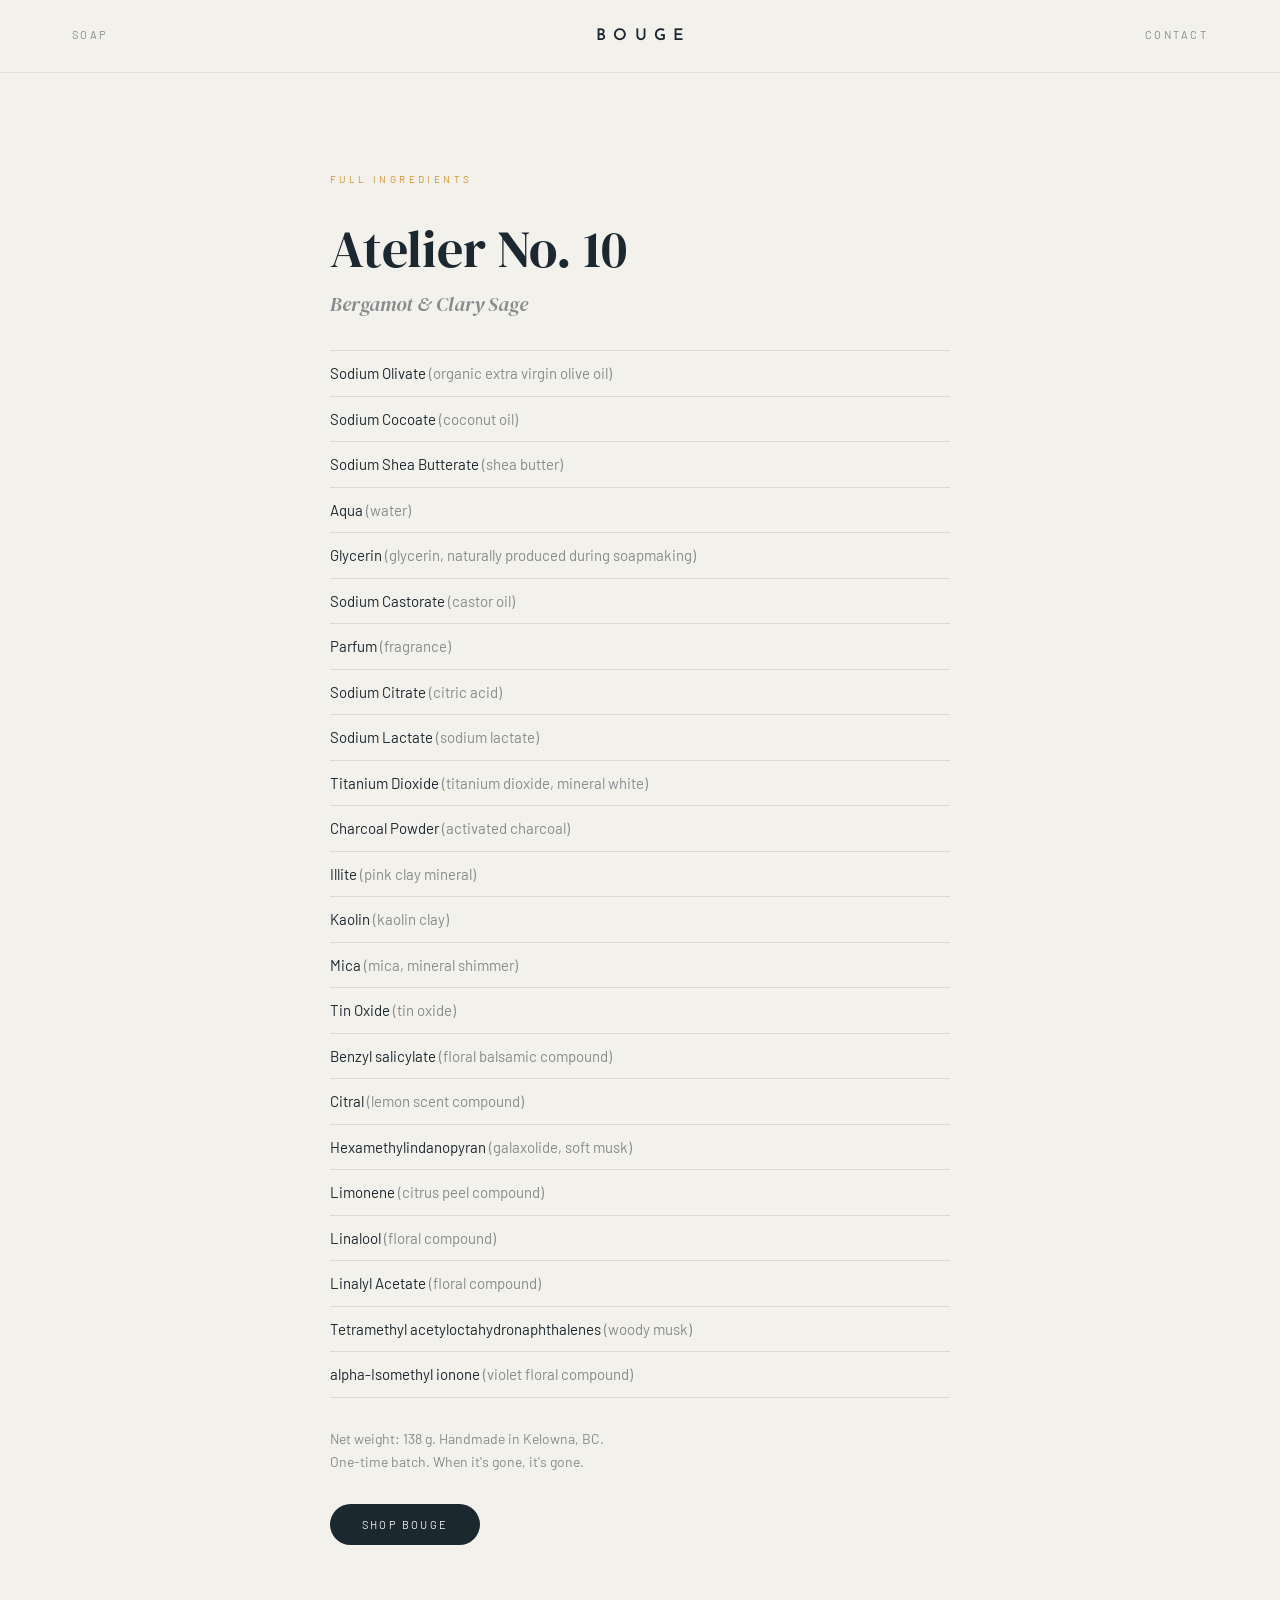
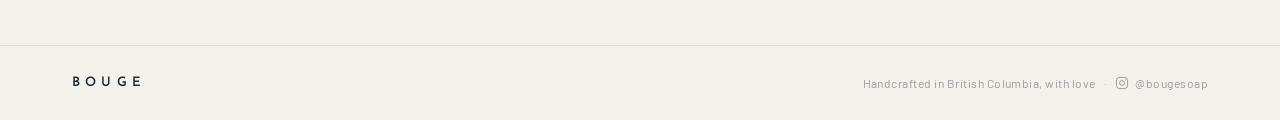
<file: atelier-10/index.html>
<!DOCTYPE html>
<html lang="en">
<head>
<meta charset="UTF-8">
<meta name="viewport" content="width=device-width, initial-scale=1">
<meta name="robots" content="noindex">

<title>Atelier No. 10 (Bergamot &amp; Clary Sage) ingredients — BOUGE</title>
<meta name="description" content="Full ingredient list for BOUGE Atelier No. 10 (Bergamot &amp; Clary Sage) soap.">

<link rel="preconnect" href="https://fonts.googleapis.com">
<link rel="preconnect" href="https://fonts.gstatic.com" crossorigin>
<link href="https://fonts.googleapis.com/css2?family=Josefin+Sans:wght@300;400;600&family=DM+Serif+Display:ital@0;1&family=Barlow:wght@300;400;500;600&display=swap" rel="stylesheet">

<link rel="stylesheet" href="/styles/style.css">
<link rel="stylesheet" href="/styles/ingredients.css">
</head>
<body>

<!-- Ingredient page (atelier-10). Source: Jill's ingredient-pages-for-josh.md, 2026-11-15. Not linked from the nav. -->
<nav class="nav">
  <div class="nav__links nav__links--left">
    <a href="/#soap">Soap</a>
  </div>
  <div class="nav__wordmark"><a href="/">BOUGE</a></div>
  <div class="nav__links nav__links--right">
    <a href="/#contact">Contact</a>
  </div>
</nav>

<main class="ing">
  <div class="ing__inner">
    <div class="story__label">Full ingredients</div>
    <h1 class="ing__heading">Atelier No. 10</h1>
    <p class="ing__scent">Bergamot &amp; Clary Sage</p>
    <ul class="ing__list">
      <li><span class="ing__inci">Sodium Olivate</span> <span class="ing__plain">(organic extra virgin olive oil)</span></li>
      <li><span class="ing__inci">Sodium Cocoate</span> <span class="ing__plain">(coconut oil)</span></li>
      <li><span class="ing__inci">Sodium Shea Butterate</span> <span class="ing__plain">(shea butter)</span></li>
      <li><span class="ing__inci">Aqua</span> <span class="ing__plain">(water)</span></li>
      <li><span class="ing__inci">Glycerin</span> <span class="ing__plain">(glycerin, naturally produced during soapmaking)</span></li>
      <li><span class="ing__inci">Sodium Castorate</span> <span class="ing__plain">(castor oil)</span></li>
      <li><span class="ing__inci">Parfum</span> <span class="ing__plain">(fragrance)</span></li>
      <li><span class="ing__inci">Sodium Citrate</span> <span class="ing__plain">(citric acid)</span></li>
      <li><span class="ing__inci">Sodium Lactate</span> <span class="ing__plain">(sodium lactate)</span></li>
      <li><span class="ing__inci">Titanium Dioxide</span> <span class="ing__plain">(titanium dioxide, mineral white)</span></li>
      <li><span class="ing__inci">Charcoal Powder</span> <span class="ing__plain">(activated charcoal)</span></li>
      <li><span class="ing__inci">Illite</span> <span class="ing__plain">(pink clay mineral)</span></li>
      <li><span class="ing__inci">Kaolin</span> <span class="ing__plain">(kaolin clay)</span></li>
      <li><span class="ing__inci">Mica</span> <span class="ing__plain">(mica, mineral shimmer)</span></li>
      <li><span class="ing__inci">Tin Oxide</span> <span class="ing__plain">(tin oxide)</span></li>
      <li><span class="ing__inci">Benzyl salicylate</span> <span class="ing__plain">(floral balsamic compound)</span></li>
      <li><span class="ing__inci">Citral</span> <span class="ing__plain">(lemon scent compound)</span></li>
      <li><span class="ing__inci">Hexamethylindanopyran</span> <span class="ing__plain">(galaxolide, soft musk)</span></li>
      <li><span class="ing__inci">Limonene</span> <span class="ing__plain">(citrus peel compound)</span></li>
      <li><span class="ing__inci">Linalool</span> <span class="ing__plain">(floral compound)</span></li>
      <li><span class="ing__inci">Linalyl Acetate</span> <span class="ing__plain">(floral compound)</span></li>
      <li><span class="ing__inci">Tetramethyl acetyloctahydronaphthalenes</span> <span class="ing__plain">(woody musk)</span></li>
      <li><span class="ing__inci">alpha-Isomethyl ionone</span> <span class="ing__plain">(violet floral compound)</span></li>
    </ul>
    <p class="ing__meta">Net weight: 138 g. Handmade in Kelowna, BC.</p>
    <p class="ing__meta">One-time batch. When it's gone, it's gone.</p>
    <a class="ing__link" href="/#soap">Shop BOUGE</a>
  </div>
</main>

<footer class="footer" id="contact">
  <span class="footer__wordmark">BOUGE</span>
  <div class="footer__meta">
    <span class="footer__note">Handcrafted in British Columbia, with love</span>
    <a class="footer__social" href="https://instagram.com/bougesoap" target="_blank" rel="noopener noreferrer" aria-label="BOUGE on Instagram">
      <svg viewBox="0 0 24 24" fill="none" stroke="currentColor" stroke-width="1.6" aria-hidden="true">
        <rect x="2.5" y="2.5" width="19" height="19" rx="5"/>
        <circle cx="12" cy="12" r="4.2"/>
        <circle cx="17.4" cy="6.6" r="0.9" fill="currentColor" stroke="none"/>
      </svg>
      @bougesoap
    </a>
  </div>
</footer>

</body>
</html>
</file>
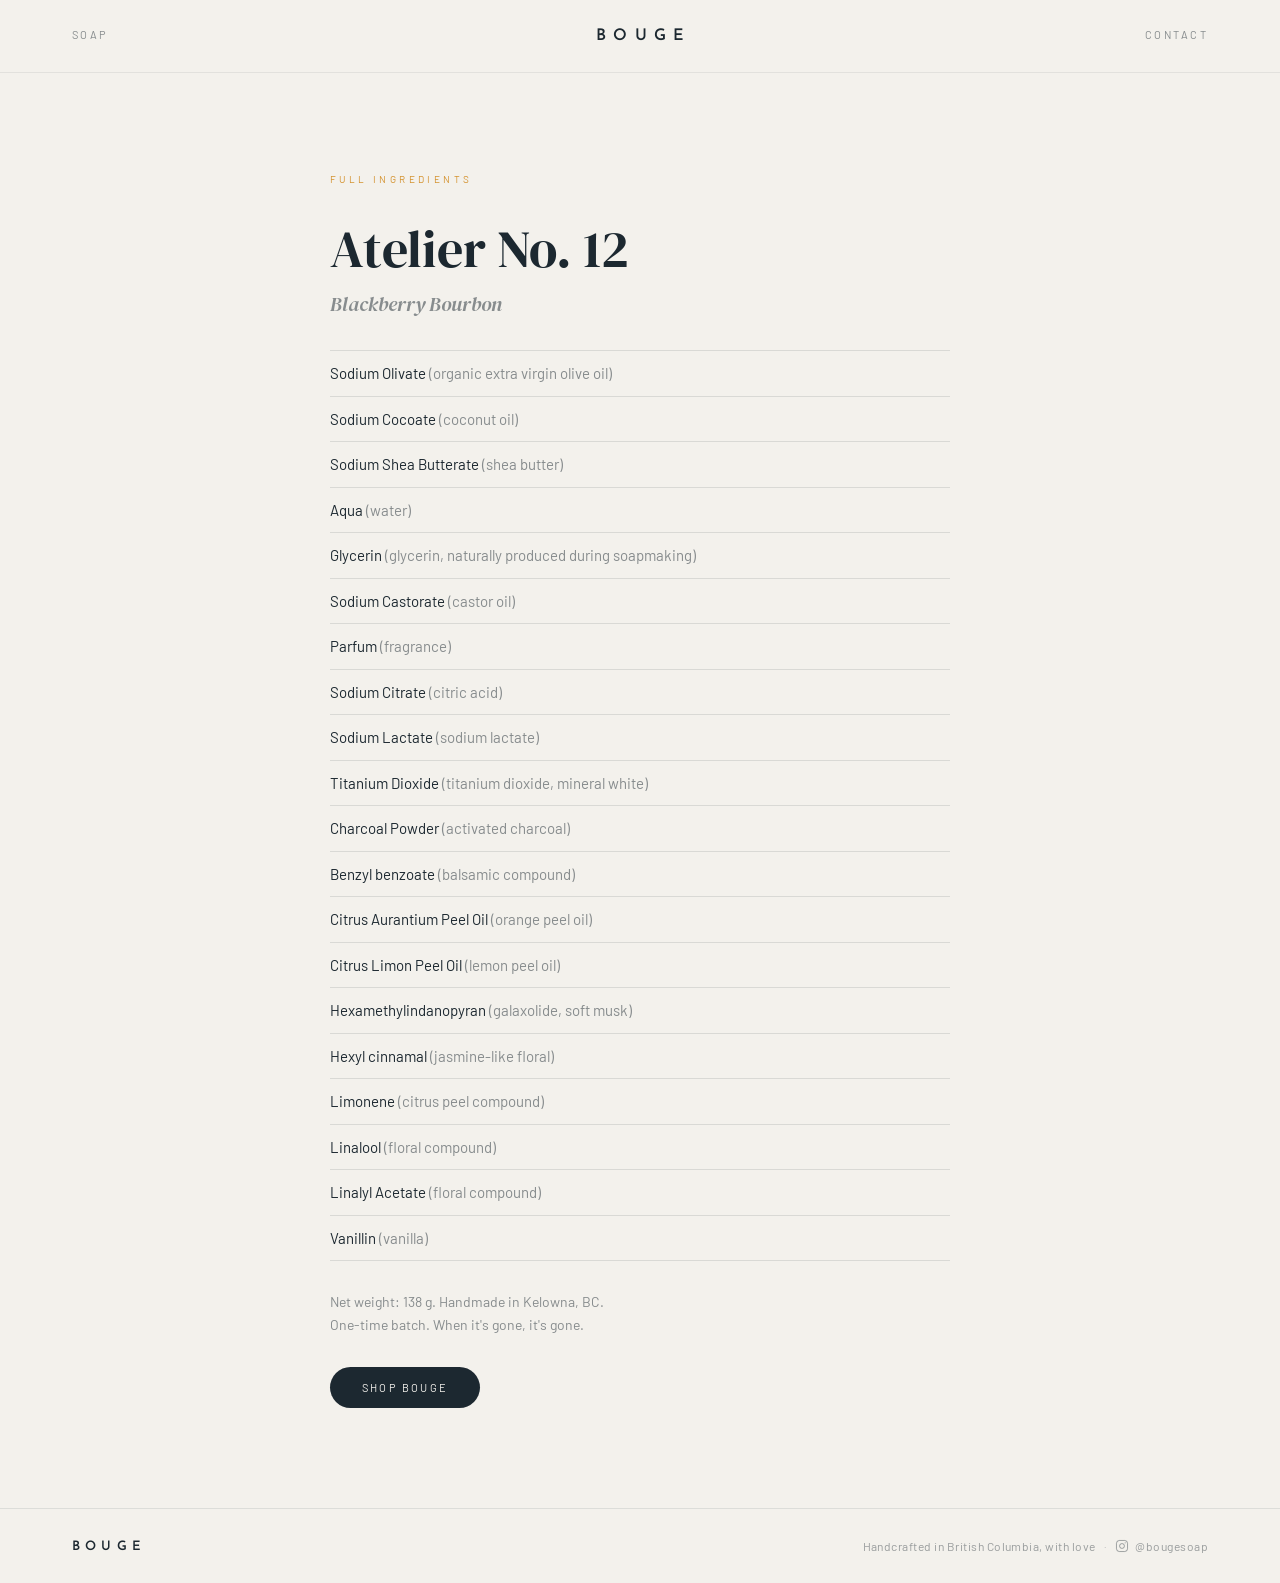
<file: atelier-12/index.html>
<!DOCTYPE html>
<html lang="en">
<head>
<meta charset="UTF-8">
<meta name="viewport" content="width=device-width, initial-scale=1">
<meta name="robots" content="noindex">

<title>Atelier No. 12 (Blackberry Bourbon) ingredients — BOUGE</title>
<meta name="description" content="Full ingredient list for BOUGE Atelier No. 12 (Blackberry Bourbon) soap.">

<link rel="preconnect" href="https://fonts.googleapis.com">
<link rel="preconnect" href="https://fonts.gstatic.com" crossorigin>
<link href="https://fonts.googleapis.com/css2?family=Josefin+Sans:wght@300;400;600&family=DM+Serif+Display:ital@0;1&family=Barlow:wght@300;400;500;600&display=swap" rel="stylesheet">

<link rel="stylesheet" href="/styles/style.css">
<link rel="stylesheet" href="/styles/ingredients.css">
</head>
<body>

<!-- Ingredient page (atelier-12). Source: Jill's ingredient-pages-for-josh.md, 2026-11-15. Not linked from the nav. -->
<nav class="nav">
  <div class="nav__links nav__links--left">
    <a href="/#soap">Soap</a>
  </div>
  <div class="nav__wordmark"><a href="/">BOUGE</a></div>
  <div class="nav__links nav__links--right">
    <a href="/#contact">Contact</a>
  </div>
</nav>

<main class="ing">
  <div class="ing__inner">
    <div class="story__label">Full ingredients</div>
    <h1 class="ing__heading">Atelier No. 12</h1>
    <p class="ing__scent">Blackberry Bourbon</p>
    <ul class="ing__list">
      <li><span class="ing__inci">Sodium Olivate</span> <span class="ing__plain">(organic extra virgin olive oil)</span></li>
      <li><span class="ing__inci">Sodium Cocoate</span> <span class="ing__plain">(coconut oil)</span></li>
      <li><span class="ing__inci">Sodium Shea Butterate</span> <span class="ing__plain">(shea butter)</span></li>
      <li><span class="ing__inci">Aqua</span> <span class="ing__plain">(water)</span></li>
      <li><span class="ing__inci">Glycerin</span> <span class="ing__plain">(glycerin, naturally produced during soapmaking)</span></li>
      <li><span class="ing__inci">Sodium Castorate</span> <span class="ing__plain">(castor oil)</span></li>
      <li><span class="ing__inci">Parfum</span> <span class="ing__plain">(fragrance)</span></li>
      <li><span class="ing__inci">Sodium Citrate</span> <span class="ing__plain">(citric acid)</span></li>
      <li><span class="ing__inci">Sodium Lactate</span> <span class="ing__plain">(sodium lactate)</span></li>
      <li><span class="ing__inci">Titanium Dioxide</span> <span class="ing__plain">(titanium dioxide, mineral white)</span></li>
      <li><span class="ing__inci">Charcoal Powder</span> <span class="ing__plain">(activated charcoal)</span></li>
      <li><span class="ing__inci">Benzyl benzoate</span> <span class="ing__plain">(balsamic compound)</span></li>
      <li><span class="ing__inci">Citrus Aurantium Peel Oil</span> <span class="ing__plain">(orange peel oil)</span></li>
      <li><span class="ing__inci">Citrus Limon Peel Oil</span> <span class="ing__plain">(lemon peel oil)</span></li>
      <li><span class="ing__inci">Hexamethylindanopyran</span> <span class="ing__plain">(galaxolide, soft musk)</span></li>
      <li><span class="ing__inci">Hexyl cinnamal</span> <span class="ing__plain">(jasmine-like floral)</span></li>
      <li><span class="ing__inci">Limonene</span> <span class="ing__plain">(citrus peel compound)</span></li>
      <li><span class="ing__inci">Linalool</span> <span class="ing__plain">(floral compound)</span></li>
      <li><span class="ing__inci">Linalyl Acetate</span> <span class="ing__plain">(floral compound)</span></li>
      <li><span class="ing__inci">Vanillin</span> <span class="ing__plain">(vanilla)</span></li>
    </ul>
    <p class="ing__meta">Net weight: 138 g. Handmade in Kelowna, BC.</p>
    <p class="ing__meta">One-time batch. When it's gone, it's gone.</p>
    <a class="ing__link" href="/#soap">Shop BOUGE</a>
  </div>
</main>

<footer class="footer" id="contact">
  <span class="footer__wordmark">BOUGE</span>
  <div class="footer__meta">
    <span class="footer__note">Handcrafted in British Columbia, with love</span>
    <a class="footer__social" href="https://instagram.com/bougesoap" target="_blank" rel="noopener noreferrer" aria-label="BOUGE on Instagram">
      <svg viewBox="0 0 24 24" fill="none" stroke="currentColor" stroke-width="1.6" aria-hidden="true">
        <rect x="2.5" y="2.5" width="19" height="19" rx="5"/>
        <circle cx="12" cy="12" r="4.2"/>
        <circle cx="17.4" cy="6.6" r="0.9" fill="currentColor" stroke="none"/>
      </svg>
      @bougesoap
    </a>
  </div>
</footer>

</body>
</html>
</file>
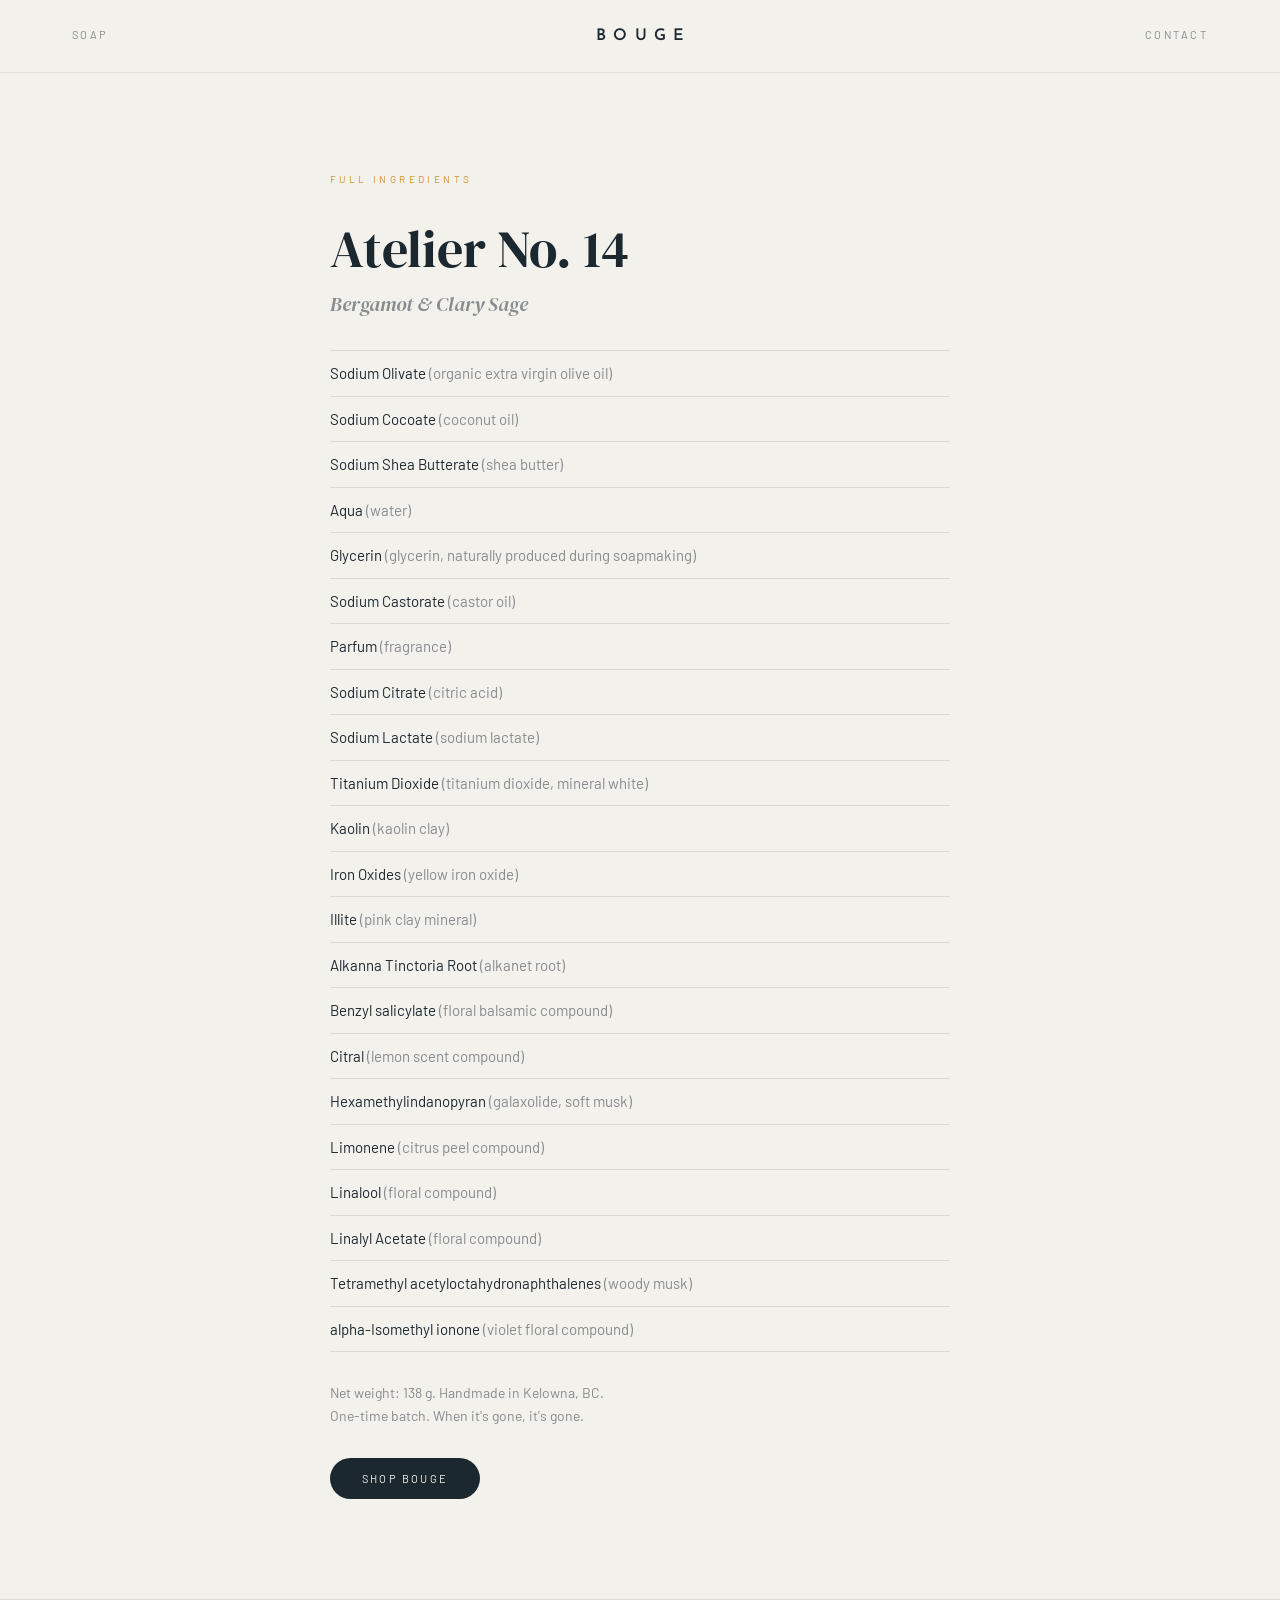
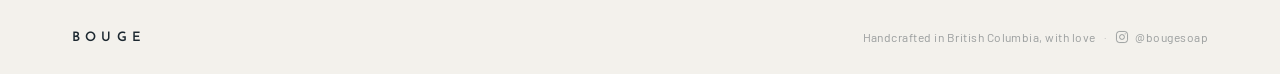
<file: atelier-14/index.html>
<!DOCTYPE html>
<html lang="en">
<head>
<meta charset="UTF-8">
<meta name="viewport" content="width=device-width, initial-scale=1">
<meta name="robots" content="noindex">

<title>Atelier No. 14 (Bergamot &amp; Clary Sage) ingredients — BOUGE</title>
<meta name="description" content="Full ingredient list for BOUGE Atelier No. 14 (Bergamot &amp; Clary Sage) soap.">

<link rel="preconnect" href="https://fonts.googleapis.com">
<link rel="preconnect" href="https://fonts.gstatic.com" crossorigin>
<link href="https://fonts.googleapis.com/css2?family=Josefin+Sans:wght@300;400;600&family=DM+Serif+Display:ital@0;1&family=Barlow:wght@300;400;500;600&display=swap" rel="stylesheet">

<link rel="stylesheet" href="/styles/style.css">
<link rel="stylesheet" href="/styles/ingredients.css">
</head>
<body>

<!-- Ingredient page (atelier-14). Source: Jill's ingredient-pages-for-josh.md, 2026-11-15. Not linked from the nav. -->
<nav class="nav">
  <div class="nav__links nav__links--left">
    <a href="/#soap">Soap</a>
  </div>
  <div class="nav__wordmark"><a href="/">BOUGE</a></div>
  <div class="nav__links nav__links--right">
    <a href="/#contact">Contact</a>
  </div>
</nav>

<main class="ing">
  <div class="ing__inner">
    <div class="story__label">Full ingredients</div>
    <h1 class="ing__heading">Atelier No. 14</h1>
    <p class="ing__scent">Bergamot &amp; Clary Sage</p>
    <ul class="ing__list">
      <li><span class="ing__inci">Sodium Olivate</span> <span class="ing__plain">(organic extra virgin olive oil)</span></li>
      <li><span class="ing__inci">Sodium Cocoate</span> <span class="ing__plain">(coconut oil)</span></li>
      <li><span class="ing__inci">Sodium Shea Butterate</span> <span class="ing__plain">(shea butter)</span></li>
      <li><span class="ing__inci">Aqua</span> <span class="ing__plain">(water)</span></li>
      <li><span class="ing__inci">Glycerin</span> <span class="ing__plain">(glycerin, naturally produced during soapmaking)</span></li>
      <li><span class="ing__inci">Sodium Castorate</span> <span class="ing__plain">(castor oil)</span></li>
      <li><span class="ing__inci">Parfum</span> <span class="ing__plain">(fragrance)</span></li>
      <li><span class="ing__inci">Sodium Citrate</span> <span class="ing__plain">(citric acid)</span></li>
      <li><span class="ing__inci">Sodium Lactate</span> <span class="ing__plain">(sodium lactate)</span></li>
      <li><span class="ing__inci">Titanium Dioxide</span> <span class="ing__plain">(titanium dioxide, mineral white)</span></li>
      <li><span class="ing__inci">Kaolin</span> <span class="ing__plain">(kaolin clay)</span></li>
      <li><span class="ing__inci">Iron Oxides</span> <span class="ing__plain">(yellow iron oxide)</span></li>
      <li><span class="ing__inci">Illite</span> <span class="ing__plain">(pink clay mineral)</span></li>
      <li><span class="ing__inci">Alkanna Tinctoria Root</span> <span class="ing__plain">(alkanet root)</span></li>
      <li><span class="ing__inci">Benzyl salicylate</span> <span class="ing__plain">(floral balsamic compound)</span></li>
      <li><span class="ing__inci">Citral</span> <span class="ing__plain">(lemon scent compound)</span></li>
      <li><span class="ing__inci">Hexamethylindanopyran</span> <span class="ing__plain">(galaxolide, soft musk)</span></li>
      <li><span class="ing__inci">Limonene</span> <span class="ing__plain">(citrus peel compound)</span></li>
      <li><span class="ing__inci">Linalool</span> <span class="ing__plain">(floral compound)</span></li>
      <li><span class="ing__inci">Linalyl Acetate</span> <span class="ing__plain">(floral compound)</span></li>
      <li><span class="ing__inci">Tetramethyl acetyloctahydronaphthalenes</span> <span class="ing__plain">(woody musk)</span></li>
      <li><span class="ing__inci">alpha-Isomethyl ionone</span> <span class="ing__plain">(violet floral compound)</span></li>
    </ul>
    <p class="ing__meta">Net weight: 138 g. Handmade in Kelowna, BC.</p>
    <p class="ing__meta">One-time batch. When it's gone, it's gone.</p>
    <a class="ing__link" href="/#soap">Shop BOUGE</a>
  </div>
</main>

<footer class="footer" id="contact">
  <span class="footer__wordmark">BOUGE</span>
  <div class="footer__meta">
    <span class="footer__note">Handcrafted in British Columbia, with love</span>
    <a class="footer__social" href="https://instagram.com/bougesoap" target="_blank" rel="noopener noreferrer" aria-label="BOUGE on Instagram">
      <svg viewBox="0 0 24 24" fill="none" stroke="currentColor" stroke-width="1.6" aria-hidden="true">
        <rect x="2.5" y="2.5" width="19" height="19" rx="5"/>
        <circle cx="12" cy="12" r="4.2"/>
        <circle cx="17.4" cy="6.6" r="0.9" fill="currentColor" stroke="none"/>
      </svg>
      @bougesoap
    </a>
  </div>
</footer>

</body>
</html>
</file>
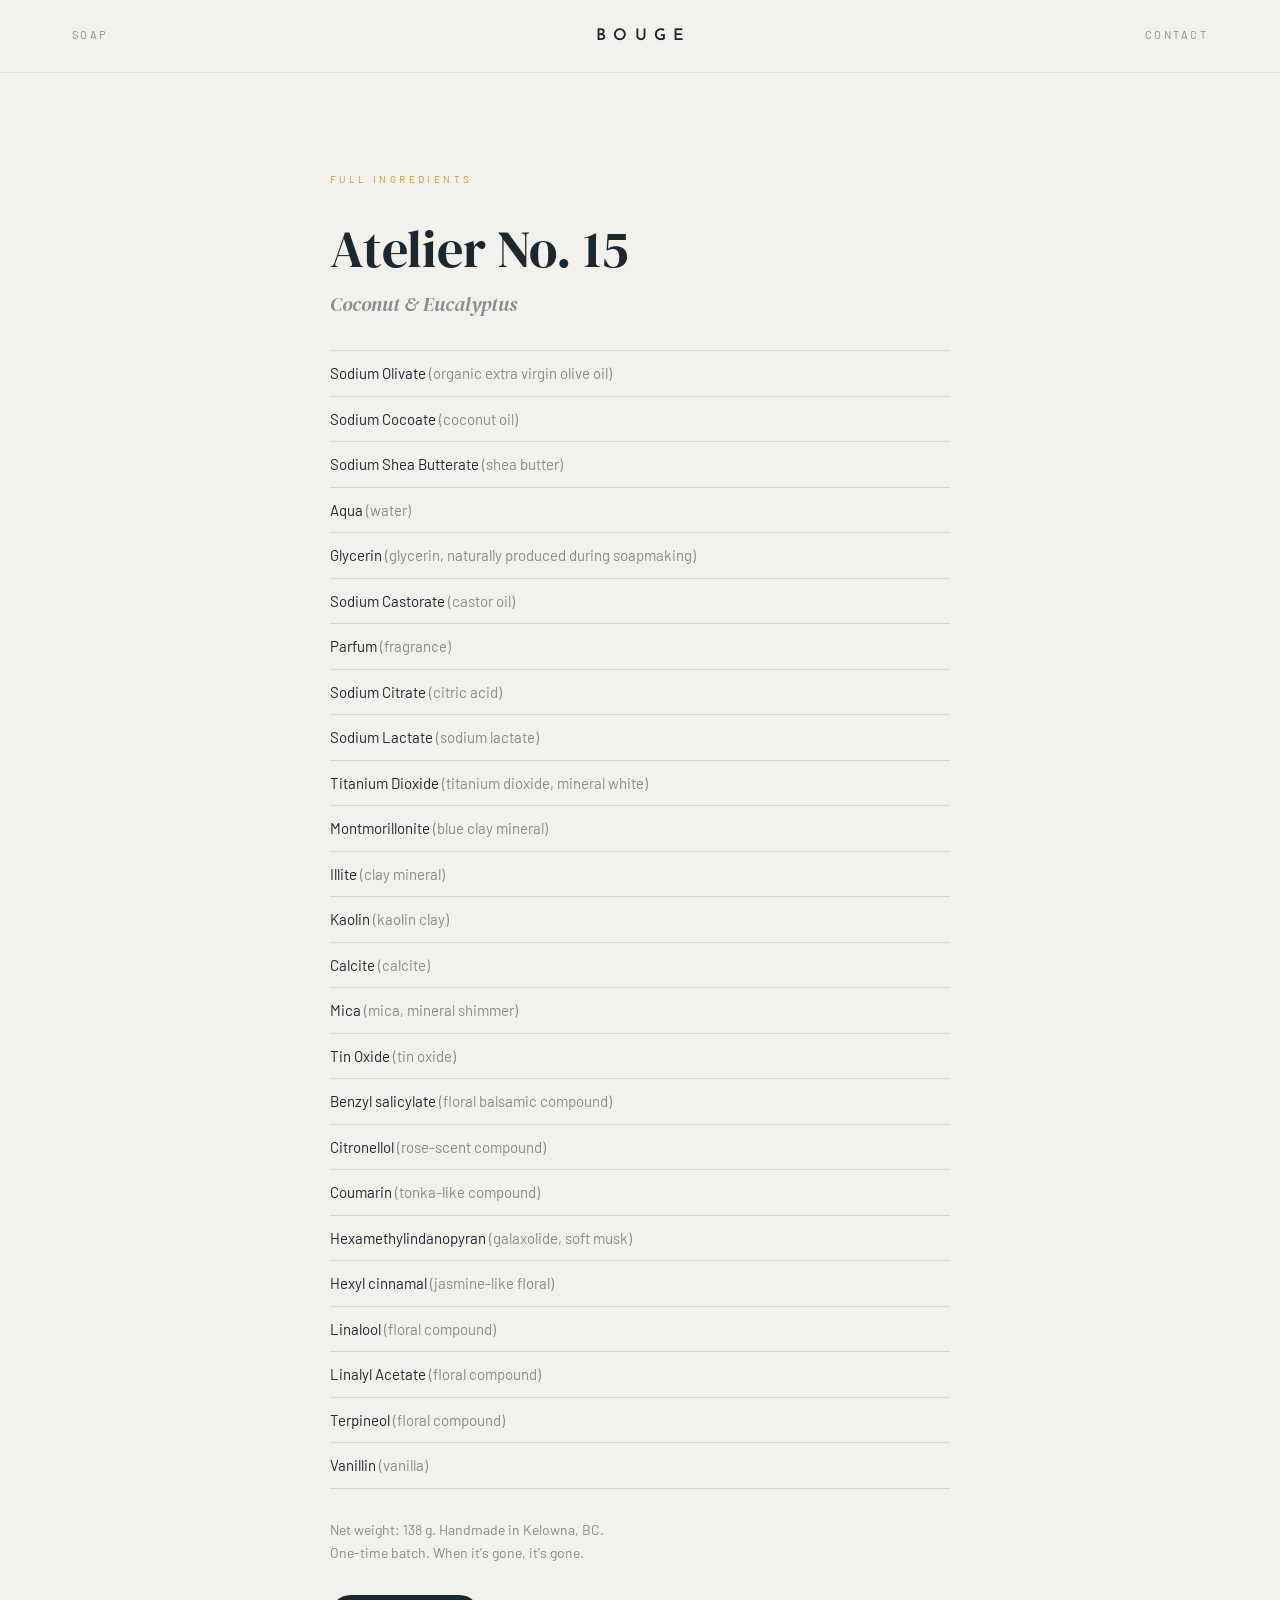
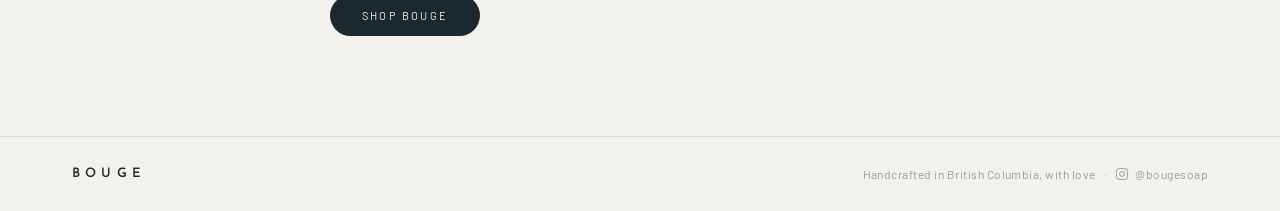
<file: atelier-15/index.html>
<!DOCTYPE html>
<html lang="en">
<head>
<meta charset="UTF-8">
<meta name="viewport" content="width=device-width, initial-scale=1">
<meta name="robots" content="noindex">

<title>Atelier No. 15 (Coconut &amp; Eucalyptus) ingredients — BOUGE</title>
<meta name="description" content="Full ingredient list for BOUGE Atelier No. 15 (Coconut &amp; Eucalyptus) soap.">

<link rel="preconnect" href="https://fonts.googleapis.com">
<link rel="preconnect" href="https://fonts.gstatic.com" crossorigin>
<link href="https://fonts.googleapis.com/css2?family=Josefin+Sans:wght@300;400;600&family=DM+Serif+Display:ital@0;1&family=Barlow:wght@300;400;500;600&display=swap" rel="stylesheet">

<link rel="stylesheet" href="/styles/style.css">
<link rel="stylesheet" href="/styles/ingredients.css">
</head>
<body>

<!-- Ingredient page (atelier-15). Source: Jill's ingredient-pages-for-josh.md, 2026-11-15. Not linked from the nav. -->
<nav class="nav">
  <div class="nav__links nav__links--left">
    <a href="/#soap">Soap</a>
  </div>
  <div class="nav__wordmark"><a href="/">BOUGE</a></div>
  <div class="nav__links nav__links--right">
    <a href="/#contact">Contact</a>
  </div>
</nav>

<main class="ing">
  <div class="ing__inner">
    <div class="story__label">Full ingredients</div>
    <h1 class="ing__heading">Atelier No. 15</h1>
    <p class="ing__scent">Coconut &amp; Eucalyptus</p>
    <ul class="ing__list">
      <li><span class="ing__inci">Sodium Olivate</span> <span class="ing__plain">(organic extra virgin olive oil)</span></li>
      <li><span class="ing__inci">Sodium Cocoate</span> <span class="ing__plain">(coconut oil)</span></li>
      <li><span class="ing__inci">Sodium Shea Butterate</span> <span class="ing__plain">(shea butter)</span></li>
      <li><span class="ing__inci">Aqua</span> <span class="ing__plain">(water)</span></li>
      <li><span class="ing__inci">Glycerin</span> <span class="ing__plain">(glycerin, naturally produced during soapmaking)</span></li>
      <li><span class="ing__inci">Sodium Castorate</span> <span class="ing__plain">(castor oil)</span></li>
      <li><span class="ing__inci">Parfum</span> <span class="ing__plain">(fragrance)</span></li>
      <li><span class="ing__inci">Sodium Citrate</span> <span class="ing__plain">(citric acid)</span></li>
      <li><span class="ing__inci">Sodium Lactate</span> <span class="ing__plain">(sodium lactate)</span></li>
      <li><span class="ing__inci">Titanium Dioxide</span> <span class="ing__plain">(titanium dioxide, mineral white)</span></li>
      <li><span class="ing__inci">Montmorillonite</span> <span class="ing__plain">(blue clay mineral)</span></li>
      <li><span class="ing__inci">Illite</span> <span class="ing__plain">(clay mineral)</span></li>
      <li><span class="ing__inci">Kaolin</span> <span class="ing__plain">(kaolin clay)</span></li>
      <li><span class="ing__inci">Calcite</span> <span class="ing__plain">(calcite)</span></li>
      <li><span class="ing__inci">Mica</span> <span class="ing__plain">(mica, mineral shimmer)</span></li>
      <li><span class="ing__inci">Tin Oxide</span> <span class="ing__plain">(tin oxide)</span></li>
      <li><span class="ing__inci">Benzyl salicylate</span> <span class="ing__plain">(floral balsamic compound)</span></li>
      <li><span class="ing__inci">Citronellol</span> <span class="ing__plain">(rose-scent compound)</span></li>
      <li><span class="ing__inci">Coumarin</span> <span class="ing__plain">(tonka-like compound)</span></li>
      <li><span class="ing__inci">Hexamethylindanopyran</span> <span class="ing__plain">(galaxolide, soft musk)</span></li>
      <li><span class="ing__inci">Hexyl cinnamal</span> <span class="ing__plain">(jasmine-like floral)</span></li>
      <li><span class="ing__inci">Linalool</span> <span class="ing__plain">(floral compound)</span></li>
      <li><span class="ing__inci">Linalyl Acetate</span> <span class="ing__plain">(floral compound)</span></li>
      <li><span class="ing__inci">Terpineol</span> <span class="ing__plain">(floral compound)</span></li>
      <li><span class="ing__inci">Vanillin</span> <span class="ing__plain">(vanilla)</span></li>
    </ul>
    <p class="ing__meta">Net weight: 138 g. Handmade in Kelowna, BC.</p>
    <p class="ing__meta">One-time batch. When it's gone, it's gone.</p>
    <a class="ing__link" href="/#soap">Shop BOUGE</a>
  </div>
</main>

<footer class="footer" id="contact">
  <span class="footer__wordmark">BOUGE</span>
  <div class="footer__meta">
    <span class="footer__note">Handcrafted in British Columbia, with love</span>
    <a class="footer__social" href="https://instagram.com/bougesoap" target="_blank" rel="noopener noreferrer" aria-label="BOUGE on Instagram">
      <svg viewBox="0 0 24 24" fill="none" stroke="currentColor" stroke-width="1.6" aria-hidden="true">
        <rect x="2.5" y="2.5" width="19" height="19" rx="5"/>
        <circle cx="12" cy="12" r="4.2"/>
        <circle cx="17.4" cy="6.6" r="0.9" fill="currentColor" stroke="none"/>
      </svg>
      @bougesoap
    </a>
  </div>
</footer>

</body>
</html>
</file>
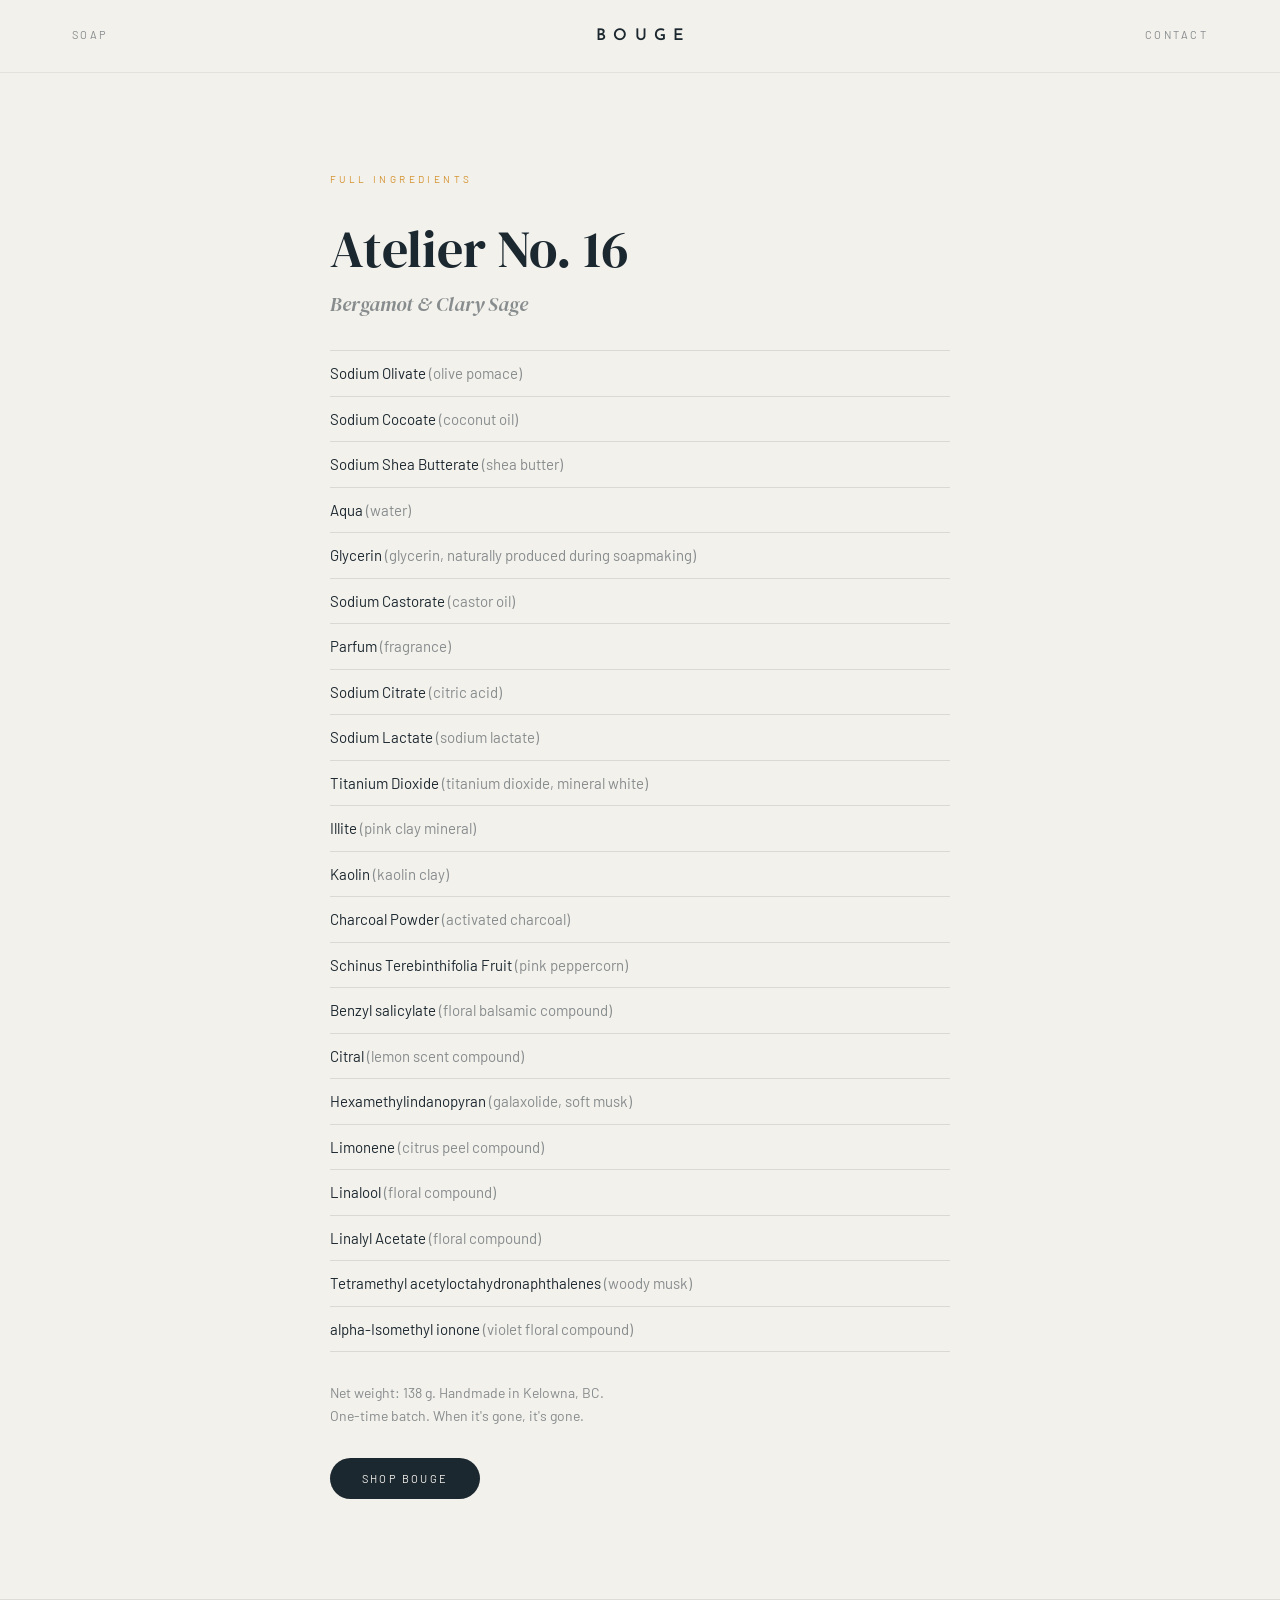
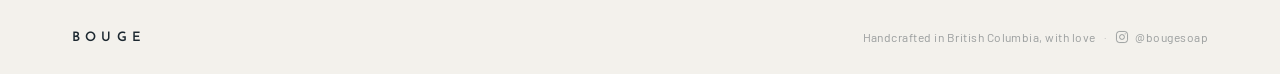
<file: atelier-16/index.html>
<!DOCTYPE html>
<html lang="en">
<head>
<meta charset="UTF-8">
<meta name="viewport" content="width=device-width, initial-scale=1">
<meta name="robots" content="noindex">

<title>Atelier No. 16 (Bergamot &amp; Clary Sage) ingredients — BOUGE</title>
<meta name="description" content="Full ingredient list for BOUGE Atelier No. 16 (Bergamot &amp; Clary Sage) soap.">

<link rel="preconnect" href="https://fonts.googleapis.com">
<link rel="preconnect" href="https://fonts.gstatic.com" crossorigin>
<link href="https://fonts.googleapis.com/css2?family=Josefin+Sans:wght@300;400;600&family=DM+Serif+Display:ital@0;1&family=Barlow:wght@300;400;500;600&display=swap" rel="stylesheet">

<link rel="stylesheet" href="/styles/style.css">
<link rel="stylesheet" href="/styles/ingredients.css">
</head>
<body>

<!-- Ingredient page (atelier-16). Source: Jill's ingredient-pages-for-josh.md, 2026-11-15. Not linked from the nav. -->
<nav class="nav">
  <div class="nav__links nav__links--left">
    <a href="/#soap">Soap</a>
  </div>
  <div class="nav__wordmark"><a href="/">BOUGE</a></div>
  <div class="nav__links nav__links--right">
    <a href="/#contact">Contact</a>
  </div>
</nav>

<main class="ing">
  <div class="ing__inner">
    <div class="story__label">Full ingredients</div>
    <h1 class="ing__heading">Atelier No. 16</h1>
    <p class="ing__scent">Bergamot &amp; Clary Sage</p>
    <ul class="ing__list">
      <li><span class="ing__inci">Sodium Olivate</span> <span class="ing__plain">(olive pomace)</span></li>
      <li><span class="ing__inci">Sodium Cocoate</span> <span class="ing__plain">(coconut oil)</span></li>
      <li><span class="ing__inci">Sodium Shea Butterate</span> <span class="ing__plain">(shea butter)</span></li>
      <li><span class="ing__inci">Aqua</span> <span class="ing__plain">(water)</span></li>
      <li><span class="ing__inci">Glycerin</span> <span class="ing__plain">(glycerin, naturally produced during soapmaking)</span></li>
      <li><span class="ing__inci">Sodium Castorate</span> <span class="ing__plain">(castor oil)</span></li>
      <li><span class="ing__inci">Parfum</span> <span class="ing__plain">(fragrance)</span></li>
      <li><span class="ing__inci">Sodium Citrate</span> <span class="ing__plain">(citric acid)</span></li>
      <li><span class="ing__inci">Sodium Lactate</span> <span class="ing__plain">(sodium lactate)</span></li>
      <li><span class="ing__inci">Titanium Dioxide</span> <span class="ing__plain">(titanium dioxide, mineral white)</span></li>
      <li><span class="ing__inci">Illite</span> <span class="ing__plain">(pink clay mineral)</span></li>
      <li><span class="ing__inci">Kaolin</span> <span class="ing__plain">(kaolin clay)</span></li>
      <li><span class="ing__inci">Charcoal Powder</span> <span class="ing__plain">(activated charcoal)</span></li>
      <li><span class="ing__inci">Schinus Terebinthifolia Fruit</span> <span class="ing__plain">(pink peppercorn)</span></li>
      <li><span class="ing__inci">Benzyl salicylate</span> <span class="ing__plain">(floral balsamic compound)</span></li>
      <li><span class="ing__inci">Citral</span> <span class="ing__plain">(lemon scent compound)</span></li>
      <li><span class="ing__inci">Hexamethylindanopyran</span> <span class="ing__plain">(galaxolide, soft musk)</span></li>
      <li><span class="ing__inci">Limonene</span> <span class="ing__plain">(citrus peel compound)</span></li>
      <li><span class="ing__inci">Linalool</span> <span class="ing__plain">(floral compound)</span></li>
      <li><span class="ing__inci">Linalyl Acetate</span> <span class="ing__plain">(floral compound)</span></li>
      <li><span class="ing__inci">Tetramethyl acetyloctahydronaphthalenes</span> <span class="ing__plain">(woody musk)</span></li>
      <li><span class="ing__inci">alpha-Isomethyl ionone</span> <span class="ing__plain">(violet floral compound)</span></li>
    </ul>
    <p class="ing__meta">Net weight: 138 g. Handmade in Kelowna, BC.</p>
    <p class="ing__meta">One-time batch. When it's gone, it's gone.</p>
    <a class="ing__link" href="/#soap">Shop BOUGE</a>
  </div>
</main>

<footer class="footer" id="contact">
  <span class="footer__wordmark">BOUGE</span>
  <div class="footer__meta">
    <span class="footer__note">Handcrafted in British Columbia, with love</span>
    <a class="footer__social" href="https://instagram.com/bougesoap" target="_blank" rel="noopener noreferrer" aria-label="BOUGE on Instagram">
      <svg viewBox="0 0 24 24" fill="none" stroke="currentColor" stroke-width="1.6" aria-hidden="true">
        <rect x="2.5" y="2.5" width="19" height="19" rx="5"/>
        <circle cx="12" cy="12" r="4.2"/>
        <circle cx="17.4" cy="6.6" r="0.9" fill="currentColor" stroke="none"/>
      </svg>
      @bougesoap
    </a>
  </div>
</footer>

</body>
</html>
</file>
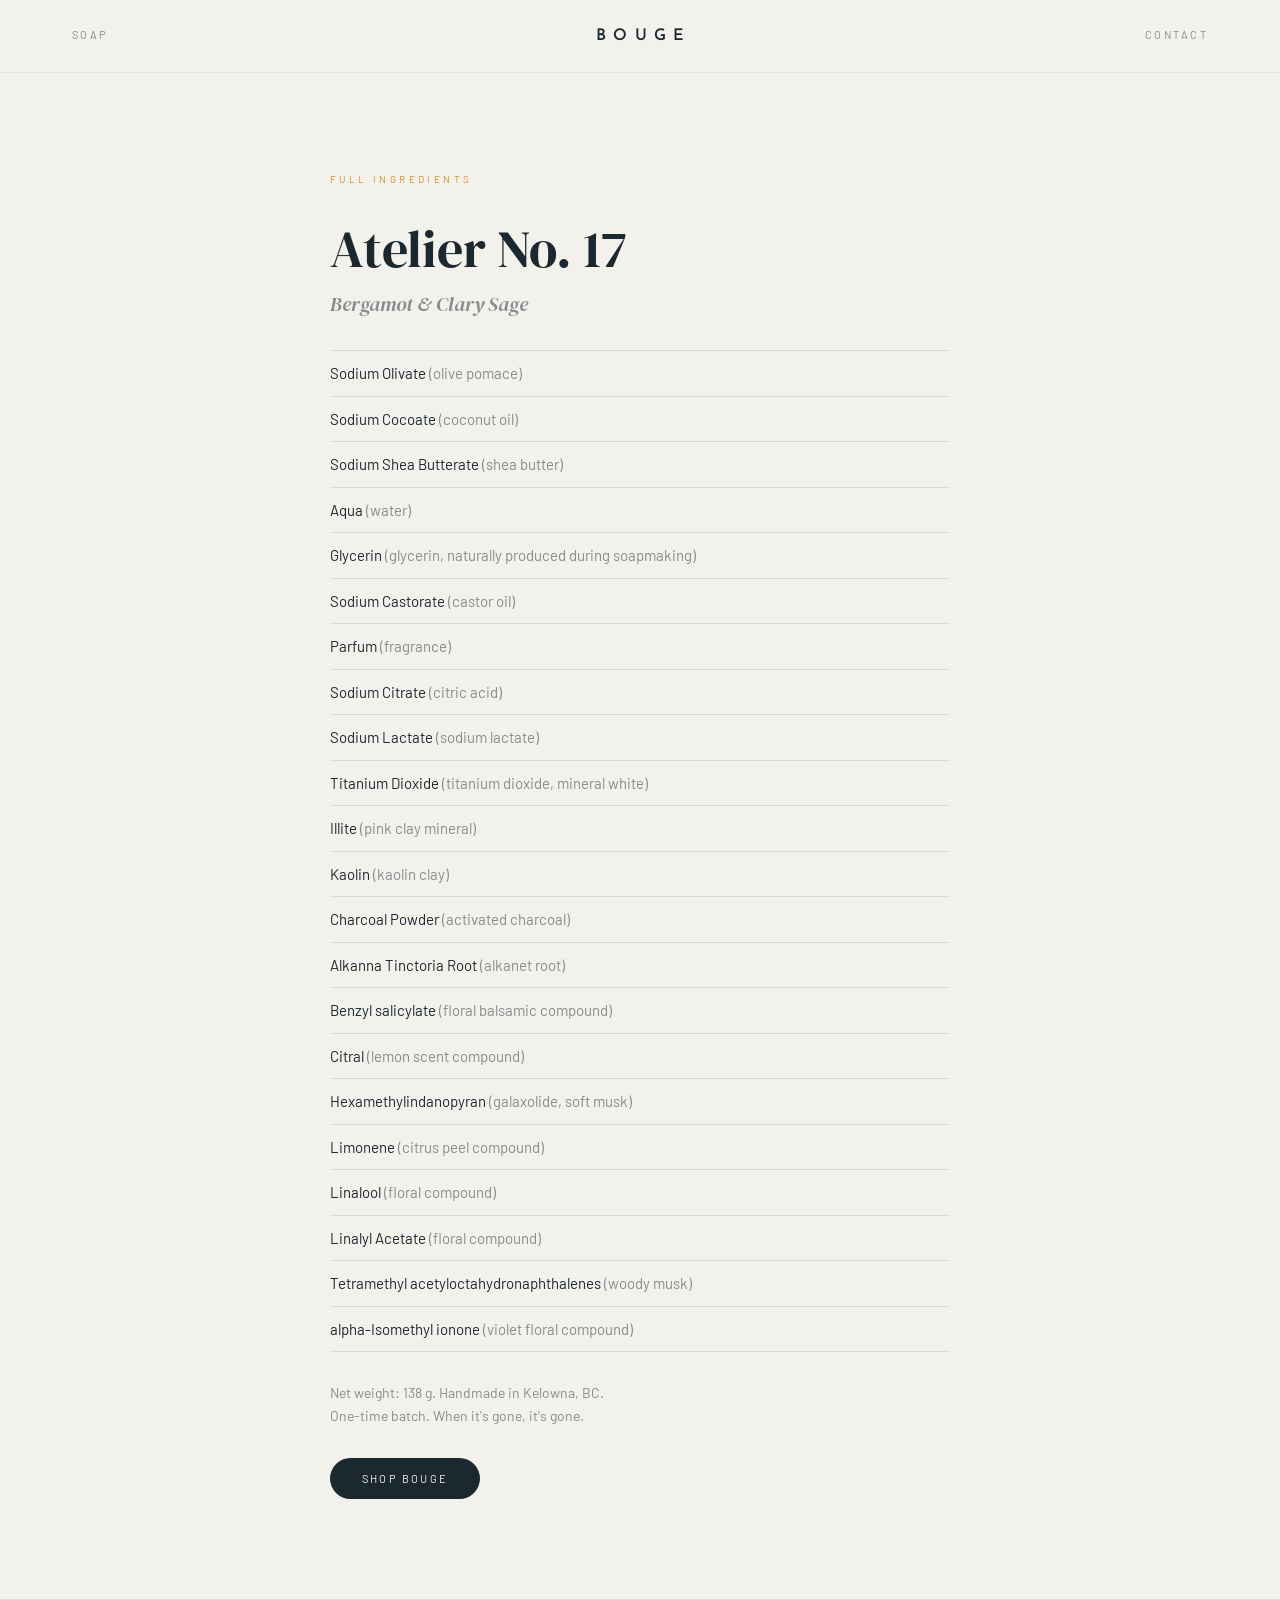
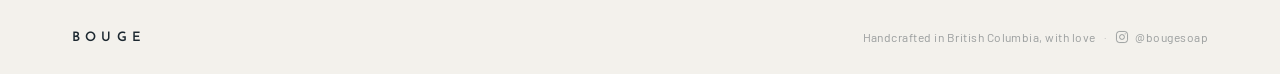
<file: atelier-17/index.html>
<!DOCTYPE html>
<html lang="en">
<head>
<meta charset="UTF-8">
<meta name="viewport" content="width=device-width, initial-scale=1">
<meta name="robots" content="noindex">

<title>Atelier No. 17 (Bergamot &amp; Clary Sage) ingredients — BOUGE</title>
<meta name="description" content="Full ingredient list for BOUGE Atelier No. 17 (Bergamot &amp; Clary Sage) soap.">

<link rel="preconnect" href="https://fonts.googleapis.com">
<link rel="preconnect" href="https://fonts.gstatic.com" crossorigin>
<link href="https://fonts.googleapis.com/css2?family=Josefin+Sans:wght@300;400;600&family=DM+Serif+Display:ital@0;1&family=Barlow:wght@300;400;500;600&display=swap" rel="stylesheet">

<link rel="stylesheet" href="/styles/style.css">
<link rel="stylesheet" href="/styles/ingredients.css">
</head>
<body>

<!-- Ingredient page (atelier-17). Source: Jill's ingredient-pages-for-josh.md, 2026-11-15. Not linked from the nav. -->
<nav class="nav">
  <div class="nav__links nav__links--left">
    <a href="/#soap">Soap</a>
  </div>
  <div class="nav__wordmark"><a href="/">BOUGE</a></div>
  <div class="nav__links nav__links--right">
    <a href="/#contact">Contact</a>
  </div>
</nav>

<main class="ing">
  <div class="ing__inner">
    <div class="story__label">Full ingredients</div>
    <h1 class="ing__heading">Atelier No. 17</h1>
    <p class="ing__scent">Bergamot &amp; Clary Sage</p>
    <ul class="ing__list">
      <li><span class="ing__inci">Sodium Olivate</span> <span class="ing__plain">(olive pomace)</span></li>
      <li><span class="ing__inci">Sodium Cocoate</span> <span class="ing__plain">(coconut oil)</span></li>
      <li><span class="ing__inci">Sodium Shea Butterate</span> <span class="ing__plain">(shea butter)</span></li>
      <li><span class="ing__inci">Aqua</span> <span class="ing__plain">(water)</span></li>
      <li><span class="ing__inci">Glycerin</span> <span class="ing__plain">(glycerin, naturally produced during soapmaking)</span></li>
      <li><span class="ing__inci">Sodium Castorate</span> <span class="ing__plain">(castor oil)</span></li>
      <li><span class="ing__inci">Parfum</span> <span class="ing__plain">(fragrance)</span></li>
      <li><span class="ing__inci">Sodium Citrate</span> <span class="ing__plain">(citric acid)</span></li>
      <li><span class="ing__inci">Sodium Lactate</span> <span class="ing__plain">(sodium lactate)</span></li>
      <li><span class="ing__inci">Titanium Dioxide</span> <span class="ing__plain">(titanium dioxide, mineral white)</span></li>
      <li><span class="ing__inci">Illite</span> <span class="ing__plain">(pink clay mineral)</span></li>
      <li><span class="ing__inci">Kaolin</span> <span class="ing__plain">(kaolin clay)</span></li>
      <li><span class="ing__inci">Charcoal Powder</span> <span class="ing__plain">(activated charcoal)</span></li>
      <li><span class="ing__inci">Alkanna Tinctoria Root</span> <span class="ing__plain">(alkanet root)</span></li>
      <li><span class="ing__inci">Benzyl salicylate</span> <span class="ing__plain">(floral balsamic compound)</span></li>
      <li><span class="ing__inci">Citral</span> <span class="ing__plain">(lemon scent compound)</span></li>
      <li><span class="ing__inci">Hexamethylindanopyran</span> <span class="ing__plain">(galaxolide, soft musk)</span></li>
      <li><span class="ing__inci">Limonene</span> <span class="ing__plain">(citrus peel compound)</span></li>
      <li><span class="ing__inci">Linalool</span> <span class="ing__plain">(floral compound)</span></li>
      <li><span class="ing__inci">Linalyl Acetate</span> <span class="ing__plain">(floral compound)</span></li>
      <li><span class="ing__inci">Tetramethyl acetyloctahydronaphthalenes</span> <span class="ing__plain">(woody musk)</span></li>
      <li><span class="ing__inci">alpha-Isomethyl ionone</span> <span class="ing__plain">(violet floral compound)</span></li>
    </ul>
    <p class="ing__meta">Net weight: 138 g. Handmade in Kelowna, BC.</p>
    <p class="ing__meta">One-time batch. When it's gone, it's gone.</p>
    <a class="ing__link" href="/#soap">Shop BOUGE</a>
  </div>
</main>

<footer class="footer" id="contact">
  <span class="footer__wordmark">BOUGE</span>
  <div class="footer__meta">
    <span class="footer__note">Handcrafted in British Columbia, with love</span>
    <a class="footer__social" href="https://instagram.com/bougesoap" target="_blank" rel="noopener noreferrer" aria-label="BOUGE on Instagram">
      <svg viewBox="0 0 24 24" fill="none" stroke="currentColor" stroke-width="1.6" aria-hidden="true">
        <rect x="2.5" y="2.5" width="19" height="19" rx="5"/>
        <circle cx="12" cy="12" r="4.2"/>
        <circle cx="17.4" cy="6.6" r="0.9" fill="currentColor" stroke="none"/>
      </svg>
      @bougesoap
    </a>
  </div>
</footer>

</body>
</html>
</file>
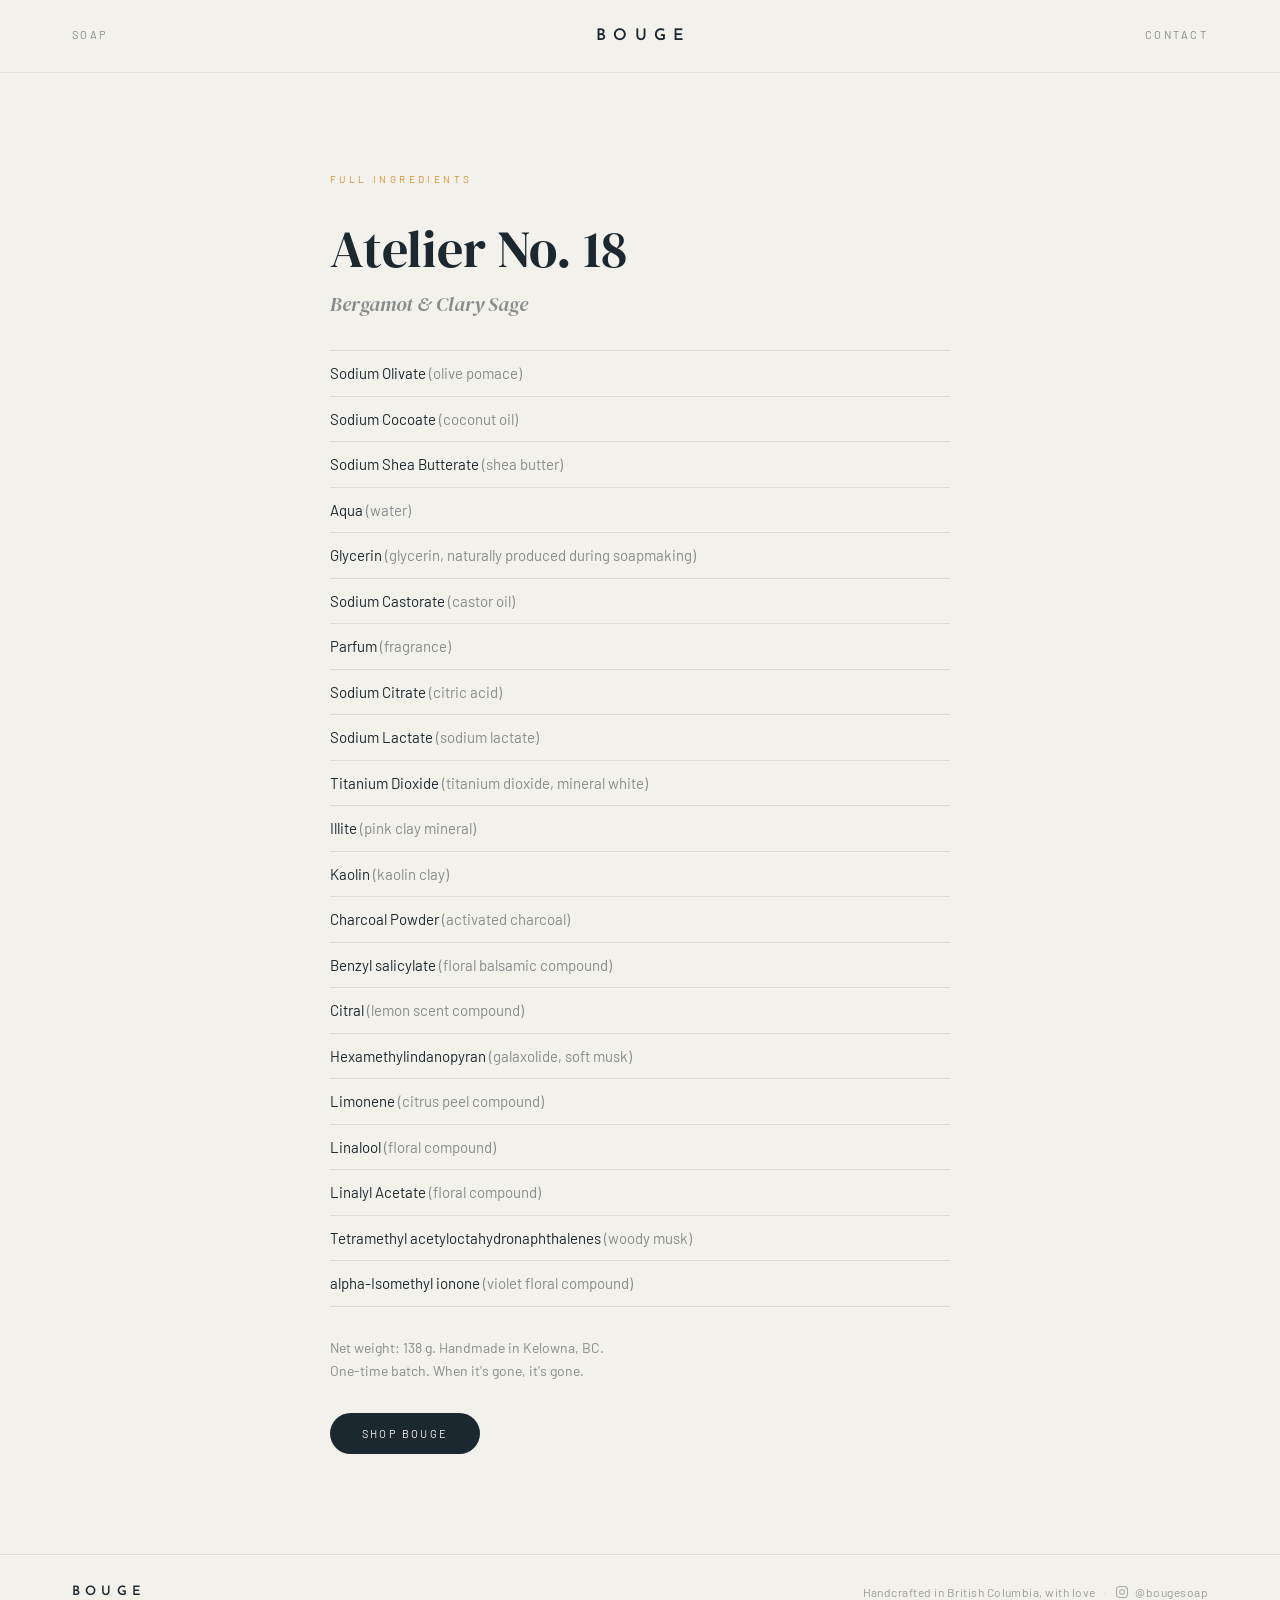
<file: atelier-18/index.html>
<!DOCTYPE html>
<html lang="en">
<head>
<meta charset="UTF-8">
<meta name="viewport" content="width=device-width, initial-scale=1">
<meta name="robots" content="noindex">

<title>Atelier No. 18 (Bergamot &amp; Clary Sage) ingredients — BOUGE</title>
<meta name="description" content="Full ingredient list for BOUGE Atelier No. 18 (Bergamot &amp; Clary Sage) soap.">

<link rel="preconnect" href="https://fonts.googleapis.com">
<link rel="preconnect" href="https://fonts.gstatic.com" crossorigin>
<link href="https://fonts.googleapis.com/css2?family=Josefin+Sans:wght@300;400;600&family=DM+Serif+Display:ital@0;1&family=Barlow:wght@300;400;500;600&display=swap" rel="stylesheet">

<link rel="stylesheet" href="/styles/style.css">
<link rel="stylesheet" href="/styles/ingredients.css">
</head>
<body>

<!-- Ingredient page (atelier-18). Source: Jill's ingredient-pages-for-josh.md, 2026-11-15. Not linked from the nav. -->
<nav class="nav">
  <div class="nav__links nav__links--left">
    <a href="/#soap">Soap</a>
  </div>
  <div class="nav__wordmark"><a href="/">BOUGE</a></div>
  <div class="nav__links nav__links--right">
    <a href="/#contact">Contact</a>
  </div>
</nav>

<main class="ing">
  <div class="ing__inner">
    <div class="story__label">Full ingredients</div>
    <h1 class="ing__heading">Atelier No. 18</h1>
    <p class="ing__scent">Bergamot &amp; Clary Sage</p>
    <ul class="ing__list">
      <li><span class="ing__inci">Sodium Olivate</span> <span class="ing__plain">(olive pomace)</span></li>
      <li><span class="ing__inci">Sodium Cocoate</span> <span class="ing__plain">(coconut oil)</span></li>
      <li><span class="ing__inci">Sodium Shea Butterate</span> <span class="ing__plain">(shea butter)</span></li>
      <li><span class="ing__inci">Aqua</span> <span class="ing__plain">(water)</span></li>
      <li><span class="ing__inci">Glycerin</span> <span class="ing__plain">(glycerin, naturally produced during soapmaking)</span></li>
      <li><span class="ing__inci">Sodium Castorate</span> <span class="ing__plain">(castor oil)</span></li>
      <li><span class="ing__inci">Parfum</span> <span class="ing__plain">(fragrance)</span></li>
      <li><span class="ing__inci">Sodium Citrate</span> <span class="ing__plain">(citric acid)</span></li>
      <li><span class="ing__inci">Sodium Lactate</span> <span class="ing__plain">(sodium lactate)</span></li>
      <li><span class="ing__inci">Titanium Dioxide</span> <span class="ing__plain">(titanium dioxide, mineral white)</span></li>
      <li><span class="ing__inci">Illite</span> <span class="ing__plain">(pink clay mineral)</span></li>
      <li><span class="ing__inci">Kaolin</span> <span class="ing__plain">(kaolin clay)</span></li>
      <li><span class="ing__inci">Charcoal Powder</span> <span class="ing__plain">(activated charcoal)</span></li>
      <li><span class="ing__inci">Benzyl salicylate</span> <span class="ing__plain">(floral balsamic compound)</span></li>
      <li><span class="ing__inci">Citral</span> <span class="ing__plain">(lemon scent compound)</span></li>
      <li><span class="ing__inci">Hexamethylindanopyran</span> <span class="ing__plain">(galaxolide, soft musk)</span></li>
      <li><span class="ing__inci">Limonene</span> <span class="ing__plain">(citrus peel compound)</span></li>
      <li><span class="ing__inci">Linalool</span> <span class="ing__plain">(floral compound)</span></li>
      <li><span class="ing__inci">Linalyl Acetate</span> <span class="ing__plain">(floral compound)</span></li>
      <li><span class="ing__inci">Tetramethyl acetyloctahydronaphthalenes</span> <span class="ing__plain">(woody musk)</span></li>
      <li><span class="ing__inci">alpha-Isomethyl ionone</span> <span class="ing__plain">(violet floral compound)</span></li>
    </ul>
    <p class="ing__meta">Net weight: 138 g. Handmade in Kelowna, BC.</p>
    <p class="ing__meta">One-time batch. When it's gone, it's gone.</p>
    <a class="ing__link" href="/#soap">Shop BOUGE</a>
  </div>
</main>

<footer class="footer" id="contact">
  <span class="footer__wordmark">BOUGE</span>
  <div class="footer__meta">
    <span class="footer__note">Handcrafted in British Columbia, with love</span>
    <a class="footer__social" href="https://instagram.com/bougesoap" target="_blank" rel="noopener noreferrer" aria-label="BOUGE on Instagram">
      <svg viewBox="0 0 24 24" fill="none" stroke="currentColor" stroke-width="1.6" aria-hidden="true">
        <rect x="2.5" y="2.5" width="19" height="19" rx="5"/>
        <circle cx="12" cy="12" r="4.2"/>
        <circle cx="17.4" cy="6.6" r="0.9" fill="currentColor" stroke="none"/>
      </svg>
      @bougesoap
    </a>
  </div>
</footer>

</body>
</html>
</file>
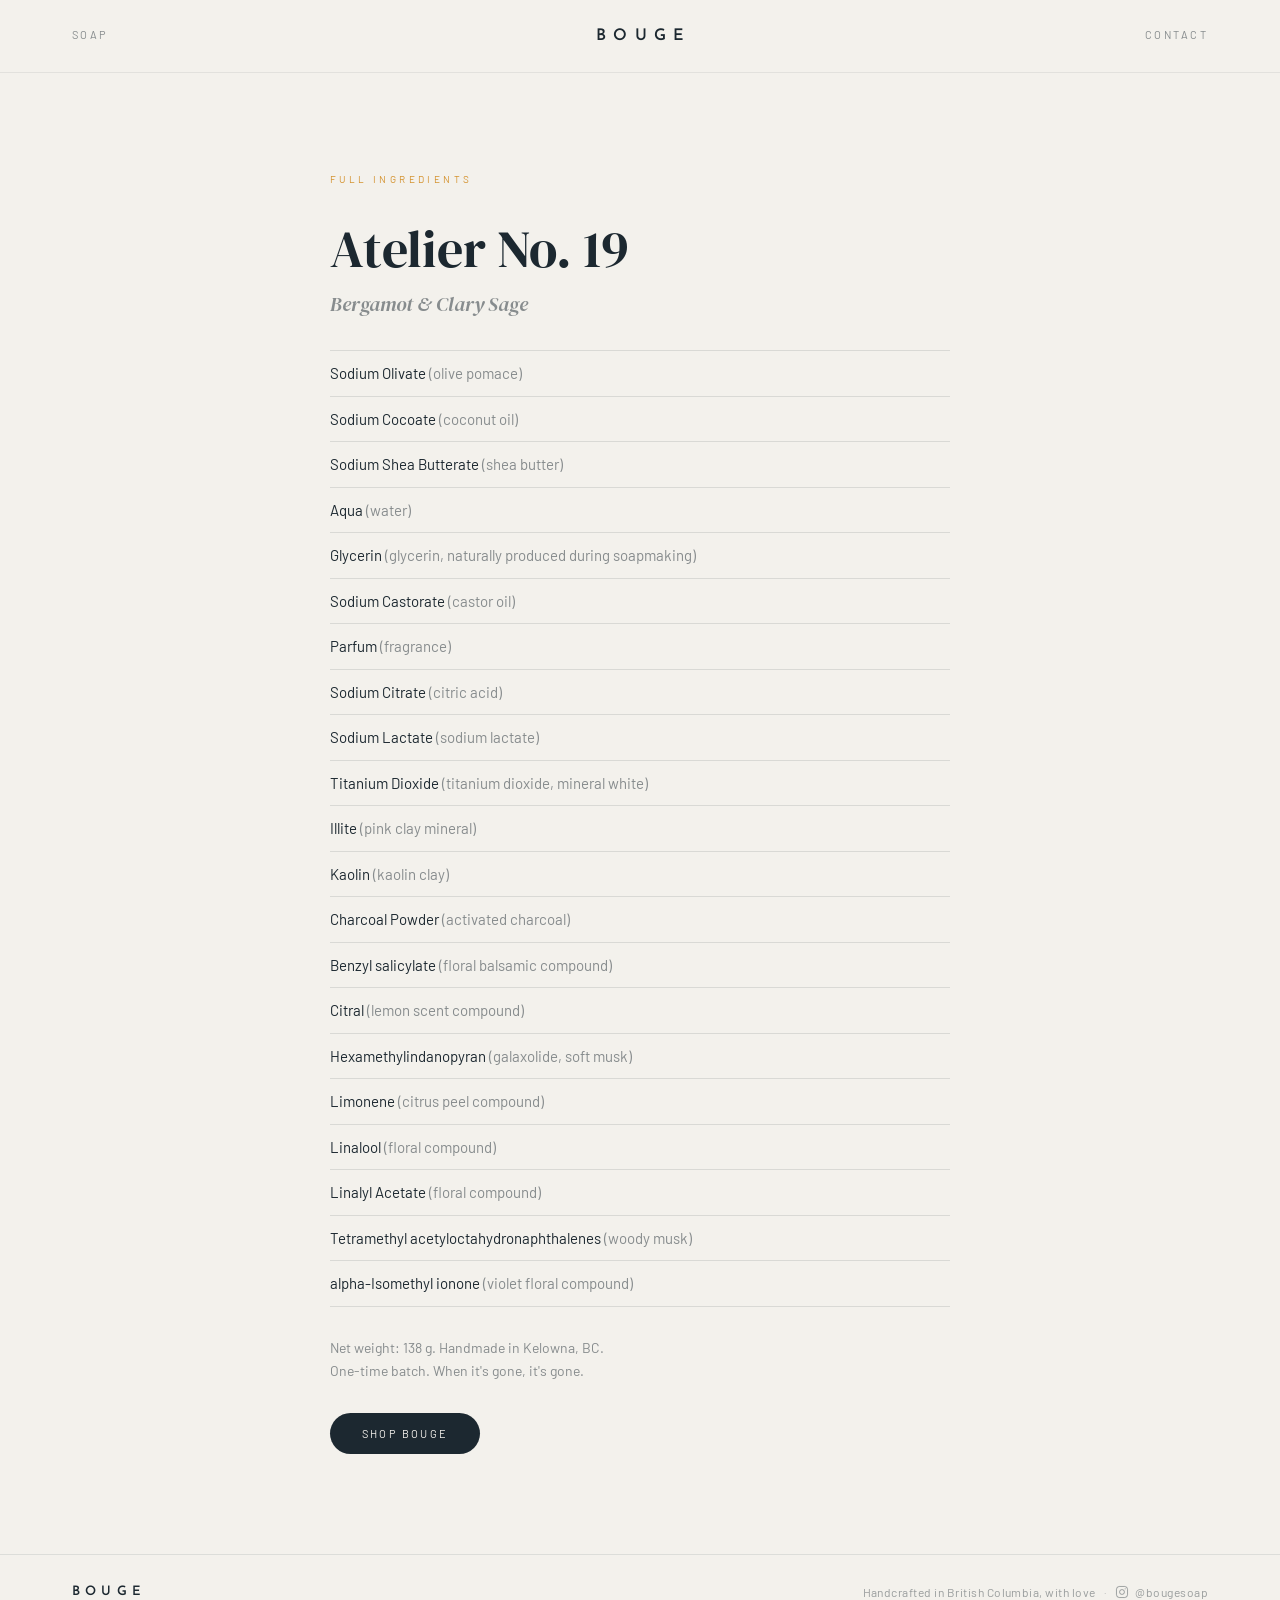
<file: atelier-19/index.html>
<!DOCTYPE html>
<html lang="en">
<head>
<meta charset="UTF-8">
<meta name="viewport" content="width=device-width, initial-scale=1">
<meta name="robots" content="noindex">

<title>Atelier No. 19 (Bergamot &amp; Clary Sage) ingredients — BOUGE</title>
<meta name="description" content="Full ingredient list for BOUGE Atelier No. 19 (Bergamot &amp; Clary Sage) soap.">

<link rel="preconnect" href="https://fonts.googleapis.com">
<link rel="preconnect" href="https://fonts.gstatic.com" crossorigin>
<link href="https://fonts.googleapis.com/css2?family=Josefin+Sans:wght@300;400;600&family=DM+Serif+Display:ital@0;1&family=Barlow:wght@300;400;500;600&display=swap" rel="stylesheet">

<link rel="stylesheet" href="/styles/style.css">
<link rel="stylesheet" href="/styles/ingredients.css">
</head>
<body>

<!-- Ingredient page (atelier-19). Source: Jill's ingredient-pages-for-josh.md, 2026-11-15. Not linked from the nav. -->
<nav class="nav">
  <div class="nav__links nav__links--left">
    <a href="/#soap">Soap</a>
  </div>
  <div class="nav__wordmark"><a href="/">BOUGE</a></div>
  <div class="nav__links nav__links--right">
    <a href="/#contact">Contact</a>
  </div>
</nav>

<main class="ing">
  <div class="ing__inner">
    <div class="story__label">Full ingredients</div>
    <h1 class="ing__heading">Atelier No. 19</h1>
    <p class="ing__scent">Bergamot &amp; Clary Sage</p>
    <ul class="ing__list">
      <li><span class="ing__inci">Sodium Olivate</span> <span class="ing__plain">(olive pomace)</span></li>
      <li><span class="ing__inci">Sodium Cocoate</span> <span class="ing__plain">(coconut oil)</span></li>
      <li><span class="ing__inci">Sodium Shea Butterate</span> <span class="ing__plain">(shea butter)</span></li>
      <li><span class="ing__inci">Aqua</span> <span class="ing__plain">(water)</span></li>
      <li><span class="ing__inci">Glycerin</span> <span class="ing__plain">(glycerin, naturally produced during soapmaking)</span></li>
      <li><span class="ing__inci">Sodium Castorate</span> <span class="ing__plain">(castor oil)</span></li>
      <li><span class="ing__inci">Parfum</span> <span class="ing__plain">(fragrance)</span></li>
      <li><span class="ing__inci">Sodium Citrate</span> <span class="ing__plain">(citric acid)</span></li>
      <li><span class="ing__inci">Sodium Lactate</span> <span class="ing__plain">(sodium lactate)</span></li>
      <li><span class="ing__inci">Titanium Dioxide</span> <span class="ing__plain">(titanium dioxide, mineral white)</span></li>
      <li><span class="ing__inci">Illite</span> <span class="ing__plain">(pink clay mineral)</span></li>
      <li><span class="ing__inci">Kaolin</span> <span class="ing__plain">(kaolin clay)</span></li>
      <li><span class="ing__inci">Charcoal Powder</span> <span class="ing__plain">(activated charcoal)</span></li>
      <li><span class="ing__inci">Benzyl salicylate</span> <span class="ing__plain">(floral balsamic compound)</span></li>
      <li><span class="ing__inci">Citral</span> <span class="ing__plain">(lemon scent compound)</span></li>
      <li><span class="ing__inci">Hexamethylindanopyran</span> <span class="ing__plain">(galaxolide, soft musk)</span></li>
      <li><span class="ing__inci">Limonene</span> <span class="ing__plain">(citrus peel compound)</span></li>
      <li><span class="ing__inci">Linalool</span> <span class="ing__plain">(floral compound)</span></li>
      <li><span class="ing__inci">Linalyl Acetate</span> <span class="ing__plain">(floral compound)</span></li>
      <li><span class="ing__inci">Tetramethyl acetyloctahydronaphthalenes</span> <span class="ing__plain">(woody musk)</span></li>
      <li><span class="ing__inci">alpha-Isomethyl ionone</span> <span class="ing__plain">(violet floral compound)</span></li>
    </ul>
    <p class="ing__meta">Net weight: 138 g. Handmade in Kelowna, BC.</p>
    <p class="ing__meta">One-time batch. When it's gone, it's gone.</p>
    <a class="ing__link" href="/#soap">Shop BOUGE</a>
  </div>
</main>

<footer class="footer" id="contact">
  <span class="footer__wordmark">BOUGE</span>
  <div class="footer__meta">
    <span class="footer__note">Handcrafted in British Columbia, with love</span>
    <a class="footer__social" href="https://instagram.com/bougesoap" target="_blank" rel="noopener noreferrer" aria-label="BOUGE on Instagram">
      <svg viewBox="0 0 24 24" fill="none" stroke="currentColor" stroke-width="1.6" aria-hidden="true">
        <rect x="2.5" y="2.5" width="19" height="19" rx="5"/>
        <circle cx="12" cy="12" r="4.2"/>
        <circle cx="17.4" cy="6.6" r="0.9" fill="currentColor" stroke="none"/>
      </svg>
      @bougesoap
    </a>
  </div>
</footer>

</body>
</html>
</file>
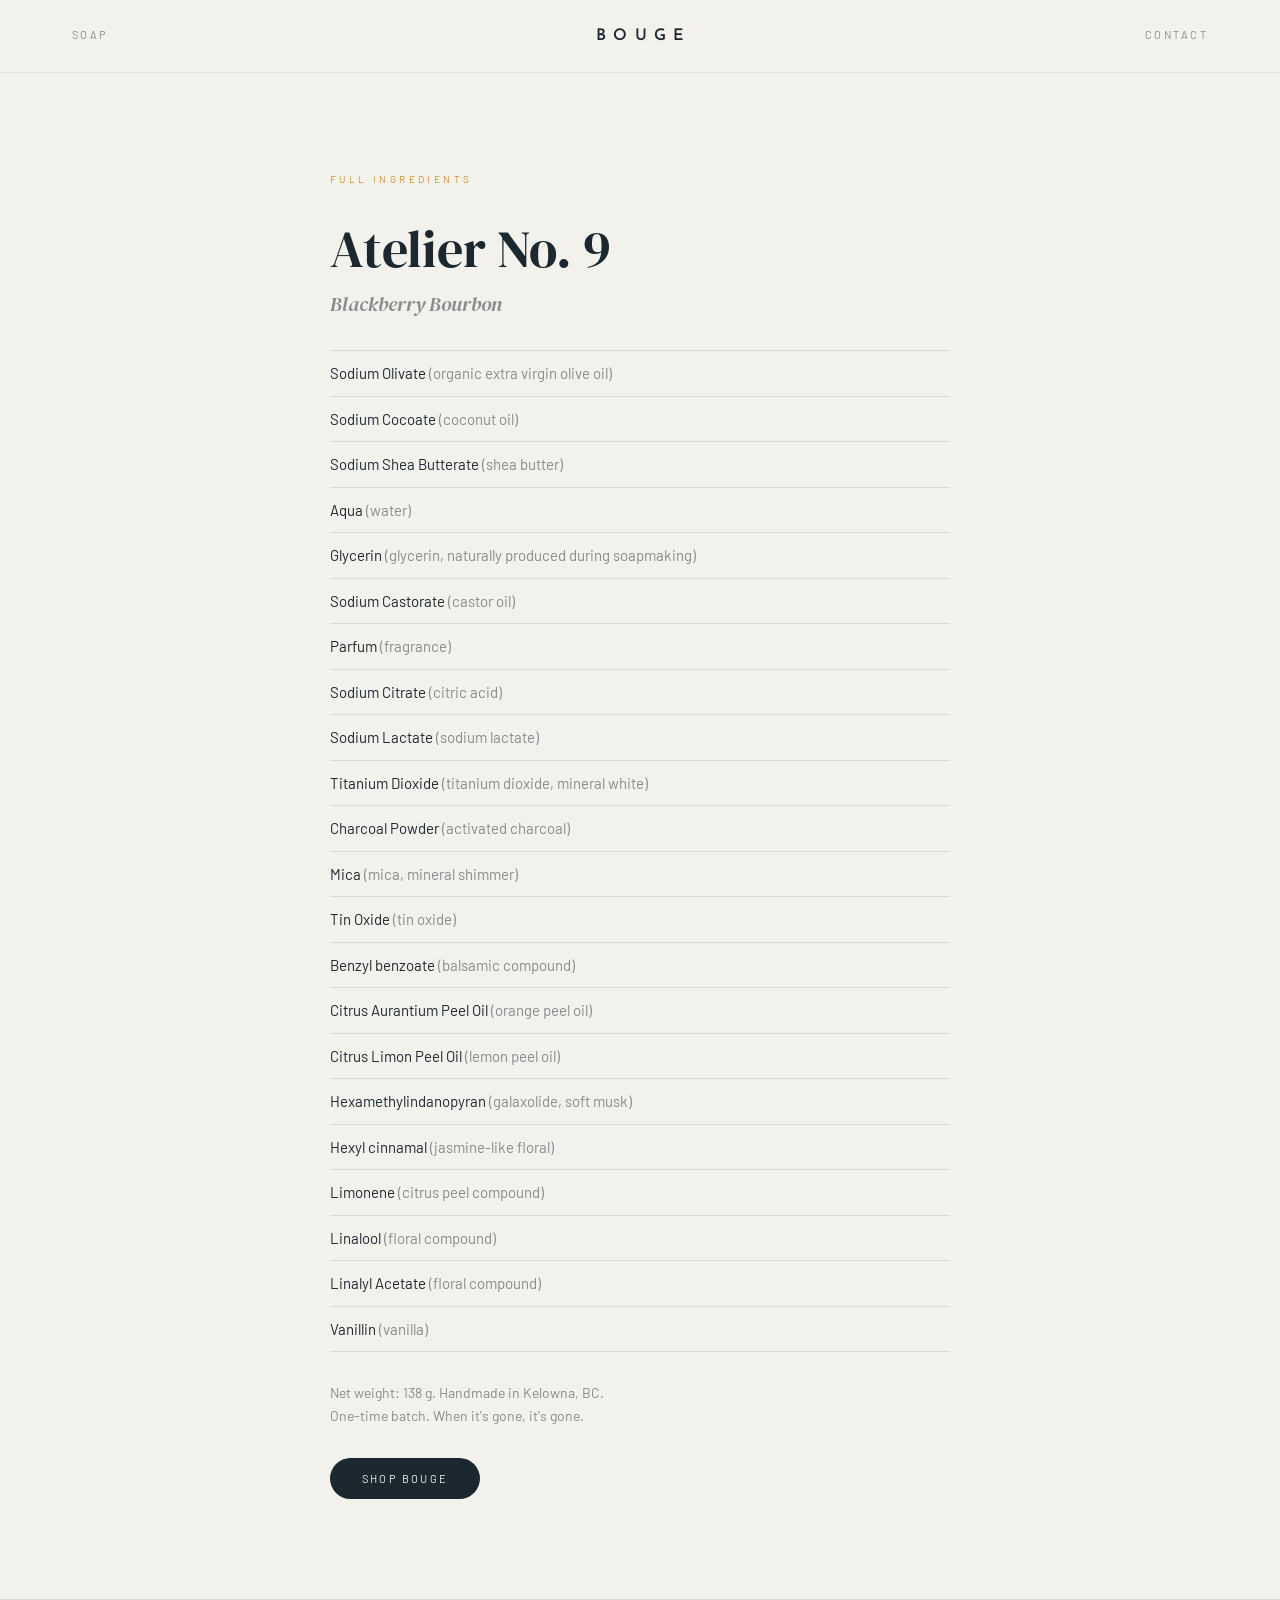
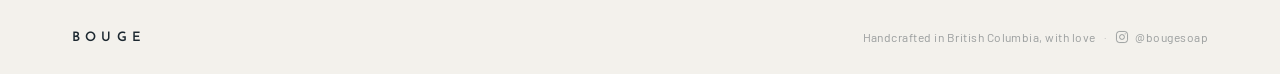
<file: atelier-9/index.html>
<!DOCTYPE html>
<html lang="en">
<head>
<meta charset="UTF-8">
<meta name="viewport" content="width=device-width, initial-scale=1">
<meta name="robots" content="noindex">

<title>Atelier No. 9 (Blackberry Bourbon) ingredients — BOUGE</title>
<meta name="description" content="Full ingredient list for BOUGE Atelier No. 9 (Blackberry Bourbon) soap.">

<link rel="preconnect" href="https://fonts.googleapis.com">
<link rel="preconnect" href="https://fonts.gstatic.com" crossorigin>
<link href="https://fonts.googleapis.com/css2?family=Josefin+Sans:wght@300;400;600&family=DM+Serif+Display:ital@0;1&family=Barlow:wght@300;400;500;600&display=swap" rel="stylesheet">

<link rel="stylesheet" href="/styles/style.css">
<link rel="stylesheet" href="/styles/ingredients.css">
</head>
<body>

<!-- Ingredient page (atelier-9). Source: Jill's ingredient-pages-for-josh.md, 2026-11-15. Not linked from the nav. -->
<nav class="nav">
  <div class="nav__links nav__links--left">
    <a href="/#soap">Soap</a>
  </div>
  <div class="nav__wordmark"><a href="/">BOUGE</a></div>
  <div class="nav__links nav__links--right">
    <a href="/#contact">Contact</a>
  </div>
</nav>

<main class="ing">
  <div class="ing__inner">
    <div class="story__label">Full ingredients</div>
    <h1 class="ing__heading">Atelier No. 9</h1>
    <p class="ing__scent">Blackberry Bourbon</p>
    <ul class="ing__list">
      <li><span class="ing__inci">Sodium Olivate</span> <span class="ing__plain">(organic extra virgin olive oil)</span></li>
      <li><span class="ing__inci">Sodium Cocoate</span> <span class="ing__plain">(coconut oil)</span></li>
      <li><span class="ing__inci">Sodium Shea Butterate</span> <span class="ing__plain">(shea butter)</span></li>
      <li><span class="ing__inci">Aqua</span> <span class="ing__plain">(water)</span></li>
      <li><span class="ing__inci">Glycerin</span> <span class="ing__plain">(glycerin, naturally produced during soapmaking)</span></li>
      <li><span class="ing__inci">Sodium Castorate</span> <span class="ing__plain">(castor oil)</span></li>
      <li><span class="ing__inci">Parfum</span> <span class="ing__plain">(fragrance)</span></li>
      <li><span class="ing__inci">Sodium Citrate</span> <span class="ing__plain">(citric acid)</span></li>
      <li><span class="ing__inci">Sodium Lactate</span> <span class="ing__plain">(sodium lactate)</span></li>
      <li><span class="ing__inci">Titanium Dioxide</span> <span class="ing__plain">(titanium dioxide, mineral white)</span></li>
      <li><span class="ing__inci">Charcoal Powder</span> <span class="ing__plain">(activated charcoal)</span></li>
      <li><span class="ing__inci">Mica</span> <span class="ing__plain">(mica, mineral shimmer)</span></li>
      <li><span class="ing__inci">Tin Oxide</span> <span class="ing__plain">(tin oxide)</span></li>
      <li><span class="ing__inci">Benzyl benzoate</span> <span class="ing__plain">(balsamic compound)</span></li>
      <li><span class="ing__inci">Citrus Aurantium Peel Oil</span> <span class="ing__plain">(orange peel oil)</span></li>
      <li><span class="ing__inci">Citrus Limon Peel Oil</span> <span class="ing__plain">(lemon peel oil)</span></li>
      <li><span class="ing__inci">Hexamethylindanopyran</span> <span class="ing__plain">(galaxolide, soft musk)</span></li>
      <li><span class="ing__inci">Hexyl cinnamal</span> <span class="ing__plain">(jasmine-like floral)</span></li>
      <li><span class="ing__inci">Limonene</span> <span class="ing__plain">(citrus peel compound)</span></li>
      <li><span class="ing__inci">Linalool</span> <span class="ing__plain">(floral compound)</span></li>
      <li><span class="ing__inci">Linalyl Acetate</span> <span class="ing__plain">(floral compound)</span></li>
      <li><span class="ing__inci">Vanillin</span> <span class="ing__plain">(vanilla)</span></li>
    </ul>
    <p class="ing__meta">Net weight: 138 g. Handmade in Kelowna, BC.</p>
    <p class="ing__meta">One-time batch. When it's gone, it's gone.</p>
    <a class="ing__link" href="/#soap">Shop BOUGE</a>
  </div>
</main>

<footer class="footer" id="contact">
  <span class="footer__wordmark">BOUGE</span>
  <div class="footer__meta">
    <span class="footer__note">Handcrafted in British Columbia, with love</span>
    <a class="footer__social" href="https://instagram.com/bougesoap" target="_blank" rel="noopener noreferrer" aria-label="BOUGE on Instagram">
      <svg viewBox="0 0 24 24" fill="none" stroke="currentColor" stroke-width="1.6" aria-hidden="true">
        <rect x="2.5" y="2.5" width="19" height="19" rx="5"/>
        <circle cx="12" cy="12" r="4.2"/>
        <circle cx="17.4" cy="6.6" r="0.9" fill="currentColor" stroke="none"/>
      </svg>
      @bougesoap
    </a>
  </div>
</footer>

</body>
</html>
</file>
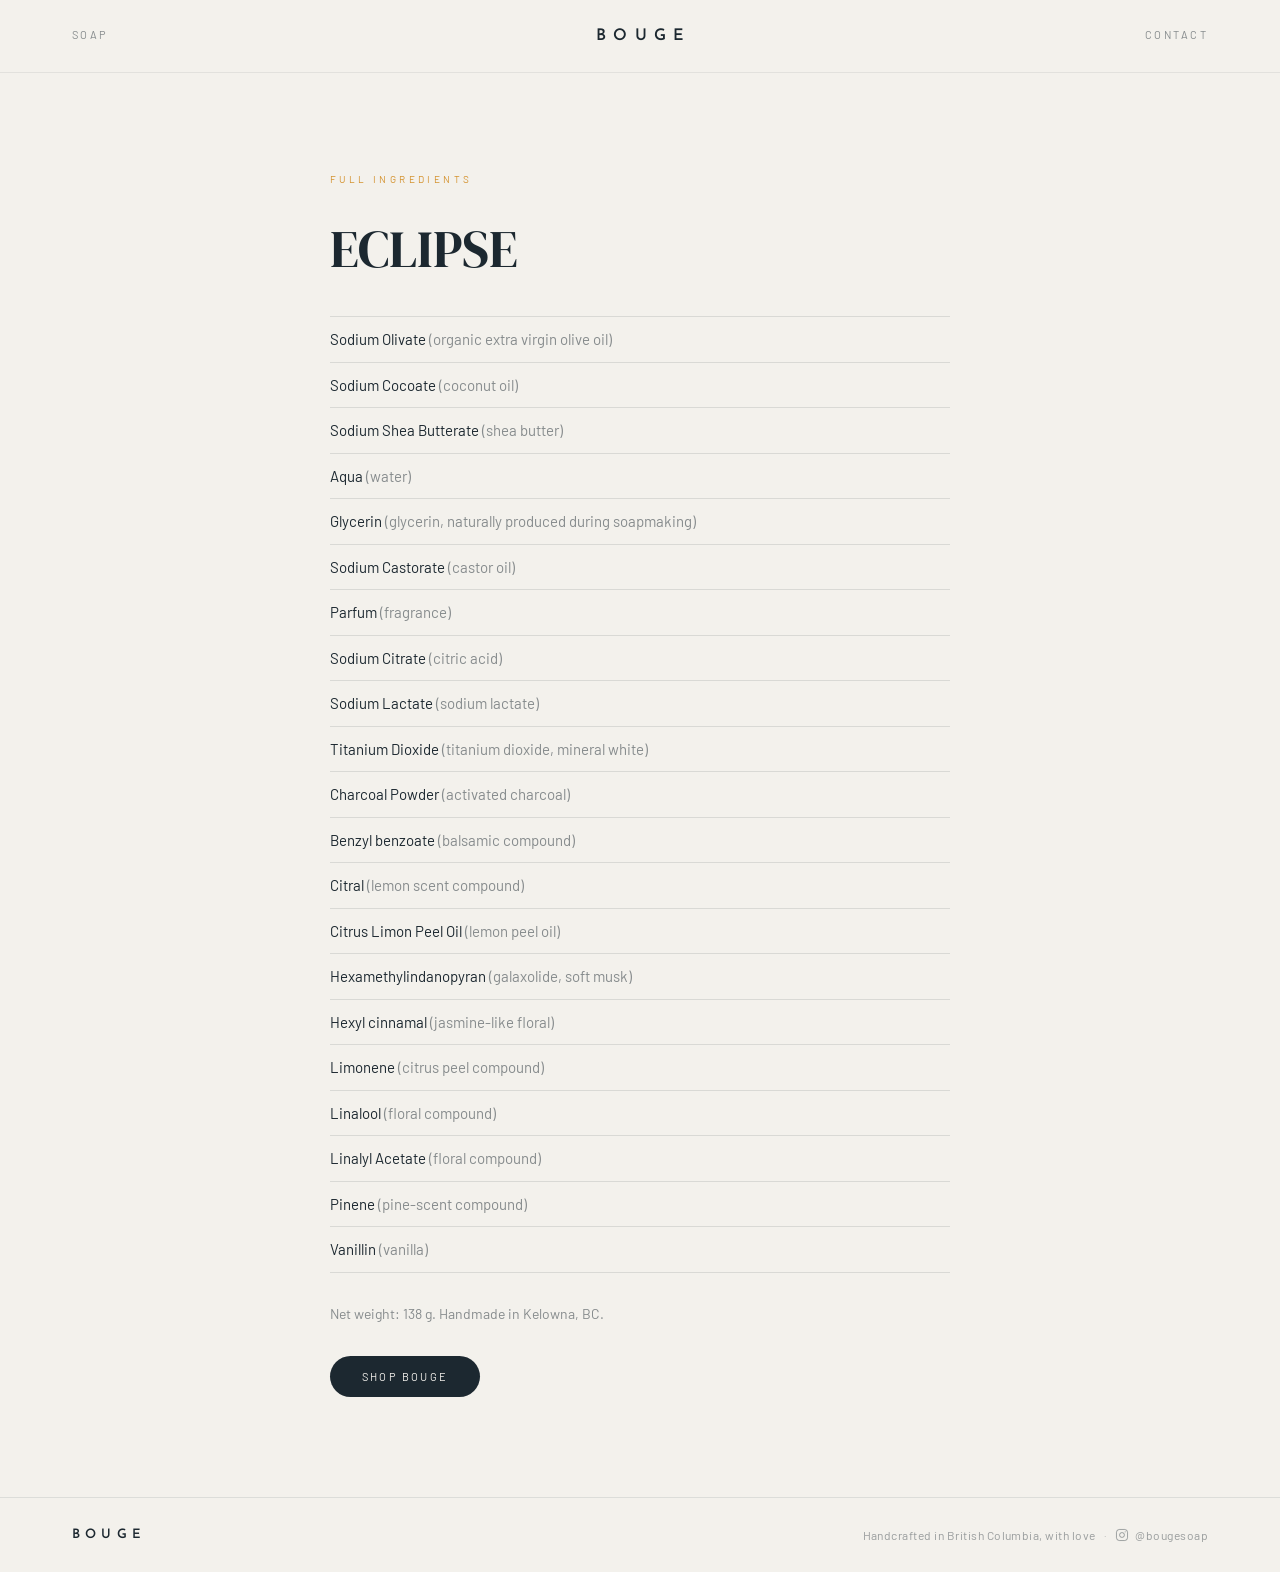
<file: eclipse/index.html>
<!DOCTYPE html>
<html lang="en">
<head>
<meta charset="UTF-8">
<meta name="viewport" content="width=device-width, initial-scale=1">
<meta name="robots" content="noindex">

<title>ECLIPSE ingredients — BOUGE</title>
<meta name="description" content="Full ingredient list for BOUGE ECLIPSE soap.">

<link rel="preconnect" href="https://fonts.googleapis.com">
<link rel="preconnect" href="https://fonts.gstatic.com" crossorigin>
<link href="https://fonts.googleapis.com/css2?family=Josefin+Sans:wght@300;400;600&family=DM+Serif+Display:ital@0;1&family=Barlow:wght@300;400;500;600&display=swap" rel="stylesheet">

<link rel="stylesheet" href="/styles/style.css">
<link rel="stylesheet" href="/styles/ingredients.css">
</head>
<body>

<!-- Ingredient page (eclipse). Source: Jill's ingredient-pages-for-josh.md, 2026-11-15. Not linked from the nav. -->
<nav class="nav">
  <div class="nav__links nav__links--left">
    <a href="/#soap">Soap</a>
  </div>
  <div class="nav__wordmark"><a href="/">BOUGE</a></div>
  <div class="nav__links nav__links--right">
    <a href="/#contact">Contact</a>
  </div>
</nav>

<main class="ing">
  <div class="ing__inner">
    <div class="story__label">Full ingredients</div>
    <h1 class="ing__heading">ECLIPSE</h1>
    
    <ul class="ing__list">
      <li><span class="ing__inci">Sodium Olivate</span> <span class="ing__plain">(organic extra virgin olive oil)</span></li>
      <li><span class="ing__inci">Sodium Cocoate</span> <span class="ing__plain">(coconut oil)</span></li>
      <li><span class="ing__inci">Sodium Shea Butterate</span> <span class="ing__plain">(shea butter)</span></li>
      <li><span class="ing__inci">Aqua</span> <span class="ing__plain">(water)</span></li>
      <li><span class="ing__inci">Glycerin</span> <span class="ing__plain">(glycerin, naturally produced during soapmaking)</span></li>
      <li><span class="ing__inci">Sodium Castorate</span> <span class="ing__plain">(castor oil)</span></li>
      <li><span class="ing__inci">Parfum</span> <span class="ing__plain">(fragrance)</span></li>
      <li><span class="ing__inci">Sodium Citrate</span> <span class="ing__plain">(citric acid)</span></li>
      <li><span class="ing__inci">Sodium Lactate</span> <span class="ing__plain">(sodium lactate)</span></li>
      <li><span class="ing__inci">Titanium Dioxide</span> <span class="ing__plain">(titanium dioxide, mineral white)</span></li>
      <li><span class="ing__inci">Charcoal Powder</span> <span class="ing__plain">(activated charcoal)</span></li>
      <li><span class="ing__inci">Benzyl benzoate</span> <span class="ing__plain">(balsamic compound)</span></li>
      <li><span class="ing__inci">Citral</span> <span class="ing__plain">(lemon scent compound)</span></li>
      <li><span class="ing__inci">Citrus Limon Peel Oil</span> <span class="ing__plain">(lemon peel oil)</span></li>
      <li><span class="ing__inci">Hexamethylindanopyran</span> <span class="ing__plain">(galaxolide, soft musk)</span></li>
      <li><span class="ing__inci">Hexyl cinnamal</span> <span class="ing__plain">(jasmine-like floral)</span></li>
      <li><span class="ing__inci">Limonene</span> <span class="ing__plain">(citrus peel compound)</span></li>
      <li><span class="ing__inci">Linalool</span> <span class="ing__plain">(floral compound)</span></li>
      <li><span class="ing__inci">Linalyl Acetate</span> <span class="ing__plain">(floral compound)</span></li>
      <li><span class="ing__inci">Pinene</span> <span class="ing__plain">(pine-scent compound)</span></li>
      <li><span class="ing__inci">Vanillin</span> <span class="ing__plain">(vanilla)</span></li>
    </ul>
    <p class="ing__meta">Net weight: 138 g. Handmade in Kelowna, BC.</p>
    
    <a class="ing__link" href="/#soap">Shop BOUGE</a>
  </div>
</main>

<footer class="footer" id="contact">
  <span class="footer__wordmark">BOUGE</span>
  <div class="footer__meta">
    <span class="footer__note">Handcrafted in British Columbia, with love</span>
    <a class="footer__social" href="https://instagram.com/bougesoap" target="_blank" rel="noopener noreferrer" aria-label="BOUGE on Instagram">
      <svg viewBox="0 0 24 24" fill="none" stroke="currentColor" stroke-width="1.6" aria-hidden="true">
        <rect x="2.5" y="2.5" width="19" height="19" rx="5"/>
        <circle cx="12" cy="12" r="4.2"/>
        <circle cx="17.4" cy="6.6" r="0.9" fill="currentColor" stroke="none"/>
      </svg>
      @bougesoap
    </a>
  </div>
</footer>

</body>
</html>
</file>
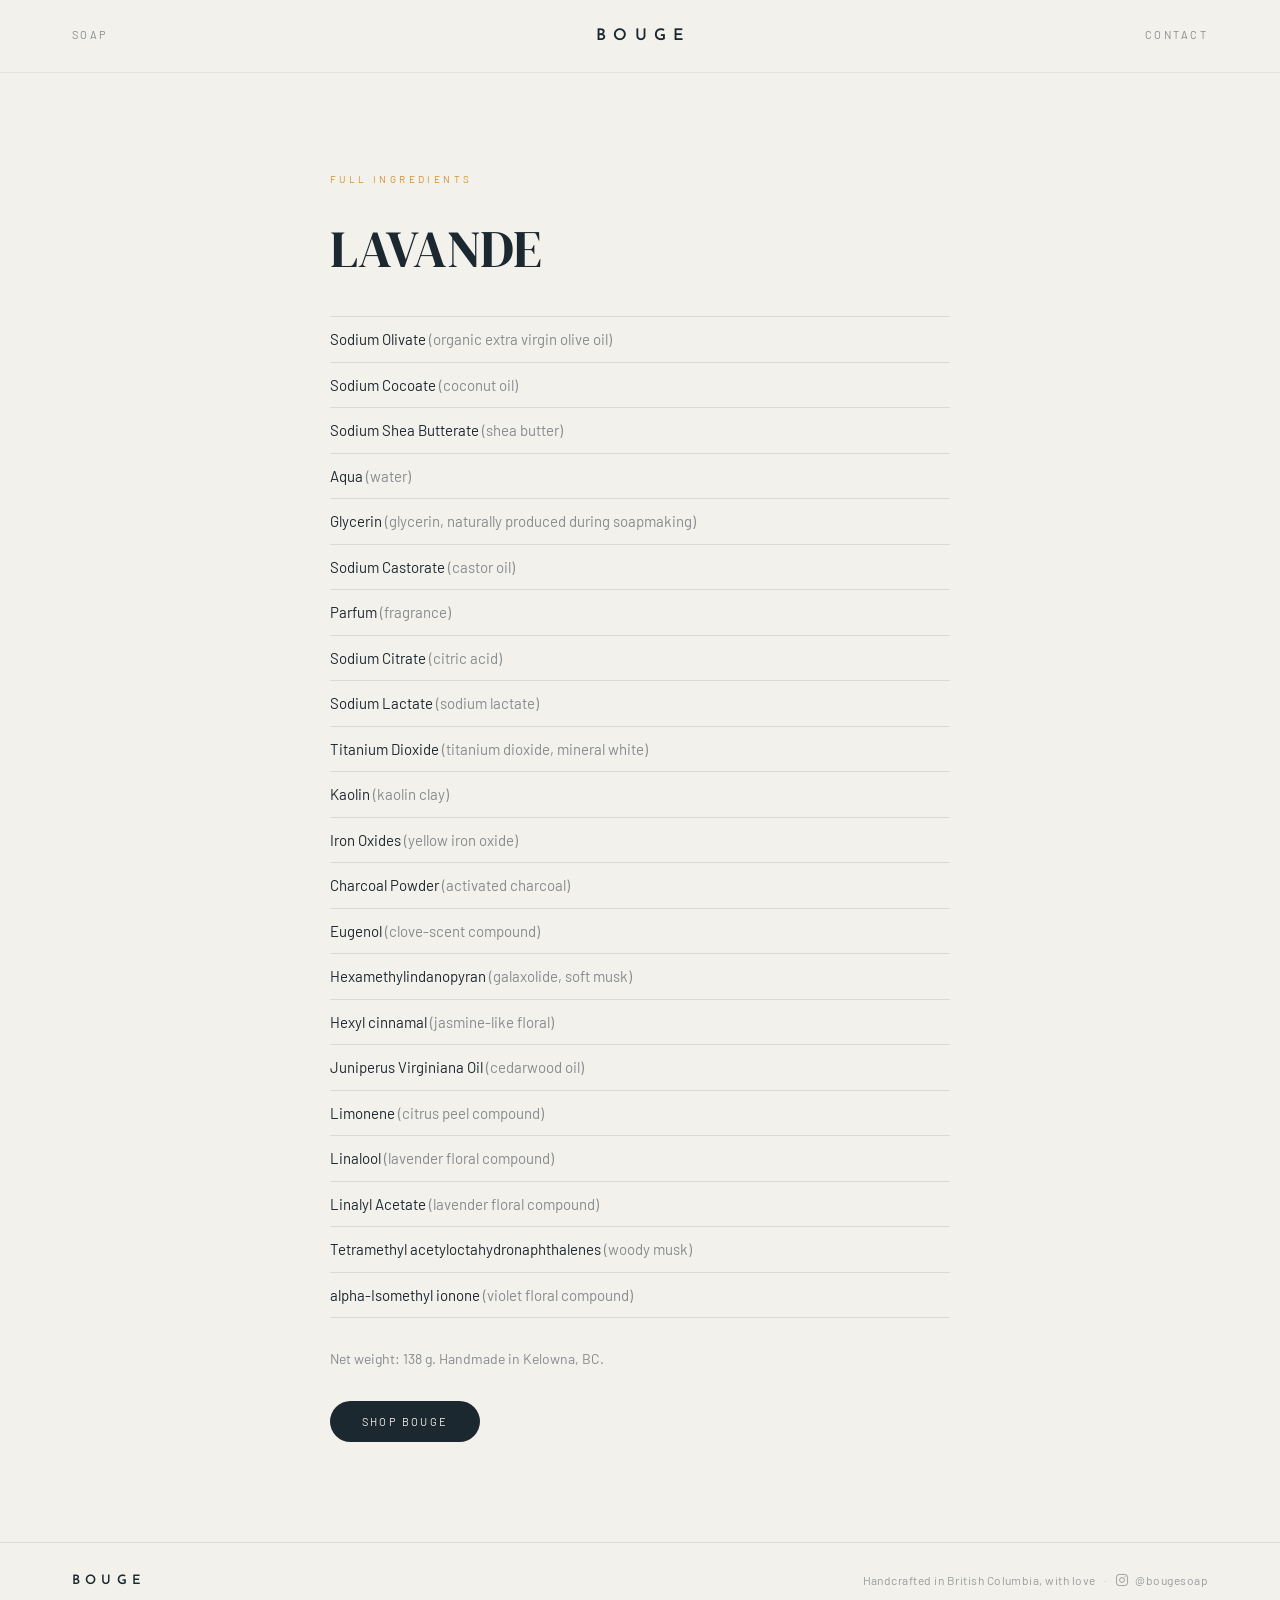
<file: lavande/index.html>
<!DOCTYPE html>
<html lang="en">
<head>
<meta charset="UTF-8">
<meta name="viewport" content="width=device-width, initial-scale=1">
<meta name="robots" content="noindex">

<title>LAVANDE ingredients — BOUGE</title>
<meta name="description" content="Full ingredient list for BOUGE LAVANDE soap.">

<link rel="preconnect" href="https://fonts.googleapis.com">
<link rel="preconnect" href="https://fonts.gstatic.com" crossorigin>
<link href="https://fonts.googleapis.com/css2?family=Josefin+Sans:wght@300;400;600&family=DM+Serif+Display:ital@0;1&family=Barlow:wght@300;400;500;600&display=swap" rel="stylesheet">

<link rel="stylesheet" href="/styles/style.css">
<link rel="stylesheet" href="/styles/ingredients.css">
</head>
<body>

<!-- Ingredient page (lavande). Source: Jill's ingredient-pages-for-josh.md, 2026-11-15. Not linked from the nav. -->
<nav class="nav">
  <div class="nav__links nav__links--left">
    <a href="/#soap">Soap</a>
  </div>
  <div class="nav__wordmark"><a href="/">BOUGE</a></div>
  <div class="nav__links nav__links--right">
    <a href="/#contact">Contact</a>
  </div>
</nav>

<main class="ing">
  <div class="ing__inner">
    <div class="story__label">Full ingredients</div>
    <h1 class="ing__heading">LAVANDE</h1>
    
    <ul class="ing__list">
      <li><span class="ing__inci">Sodium Olivate</span> <span class="ing__plain">(organic extra virgin olive oil)</span></li>
      <li><span class="ing__inci">Sodium Cocoate</span> <span class="ing__plain">(coconut oil)</span></li>
      <li><span class="ing__inci">Sodium Shea Butterate</span> <span class="ing__plain">(shea butter)</span></li>
      <li><span class="ing__inci">Aqua</span> <span class="ing__plain">(water)</span></li>
      <li><span class="ing__inci">Glycerin</span> <span class="ing__plain">(glycerin, naturally produced during soapmaking)</span></li>
      <li><span class="ing__inci">Sodium Castorate</span> <span class="ing__plain">(castor oil)</span></li>
      <li><span class="ing__inci">Parfum</span> <span class="ing__plain">(fragrance)</span></li>
      <li><span class="ing__inci">Sodium Citrate</span> <span class="ing__plain">(citric acid)</span></li>
      <li><span class="ing__inci">Sodium Lactate</span> <span class="ing__plain">(sodium lactate)</span></li>
      <li><span class="ing__inci">Titanium Dioxide</span> <span class="ing__plain">(titanium dioxide, mineral white)</span></li>
      <li><span class="ing__inci">Kaolin</span> <span class="ing__plain">(kaolin clay)</span></li>
      <li><span class="ing__inci">Iron Oxides</span> <span class="ing__plain">(yellow iron oxide)</span></li>
      <li><span class="ing__inci">Charcoal Powder</span> <span class="ing__plain">(activated charcoal)</span></li>
      <li><span class="ing__inci">Eugenol</span> <span class="ing__plain">(clove-scent compound)</span></li>
      <li><span class="ing__inci">Hexamethylindanopyran</span> <span class="ing__plain">(galaxolide, soft musk)</span></li>
      <li><span class="ing__inci">Hexyl cinnamal</span> <span class="ing__plain">(jasmine-like floral)</span></li>
      <li><span class="ing__inci">Juniperus Virginiana Oil</span> <span class="ing__plain">(cedarwood oil)</span></li>
      <li><span class="ing__inci">Limonene</span> <span class="ing__plain">(citrus peel compound)</span></li>
      <li><span class="ing__inci">Linalool</span> <span class="ing__plain">(lavender floral compound)</span></li>
      <li><span class="ing__inci">Linalyl Acetate</span> <span class="ing__plain">(lavender floral compound)</span></li>
      <li><span class="ing__inci">Tetramethyl acetyloctahydronaphthalenes</span> <span class="ing__plain">(woody musk)</span></li>
      <li><span class="ing__inci">alpha-Isomethyl ionone</span> <span class="ing__plain">(violet floral compound)</span></li>
    </ul>
    <p class="ing__meta">Net weight: 138 g. Handmade in Kelowna, BC.</p>
    
    <a class="ing__link" href="/#soap">Shop BOUGE</a>
  </div>
</main>

<footer class="footer" id="contact">
  <span class="footer__wordmark">BOUGE</span>
  <div class="footer__meta">
    <span class="footer__note">Handcrafted in British Columbia, with love</span>
    <a class="footer__social" href="https://instagram.com/bougesoap" target="_blank" rel="noopener noreferrer" aria-label="BOUGE on Instagram">
      <svg viewBox="0 0 24 24" fill="none" stroke="currentColor" stroke-width="1.6" aria-hidden="true">
        <rect x="2.5" y="2.5" width="19" height="19" rx="5"/>
        <circle cx="12" cy="12" r="4.2"/>
        <circle cx="17.4" cy="6.6" r="0.9" fill="currentColor" stroke="none"/>
      </svg>
      @bougesoap
    </a>
  </div>
</footer>

</body>
</html>
</file>
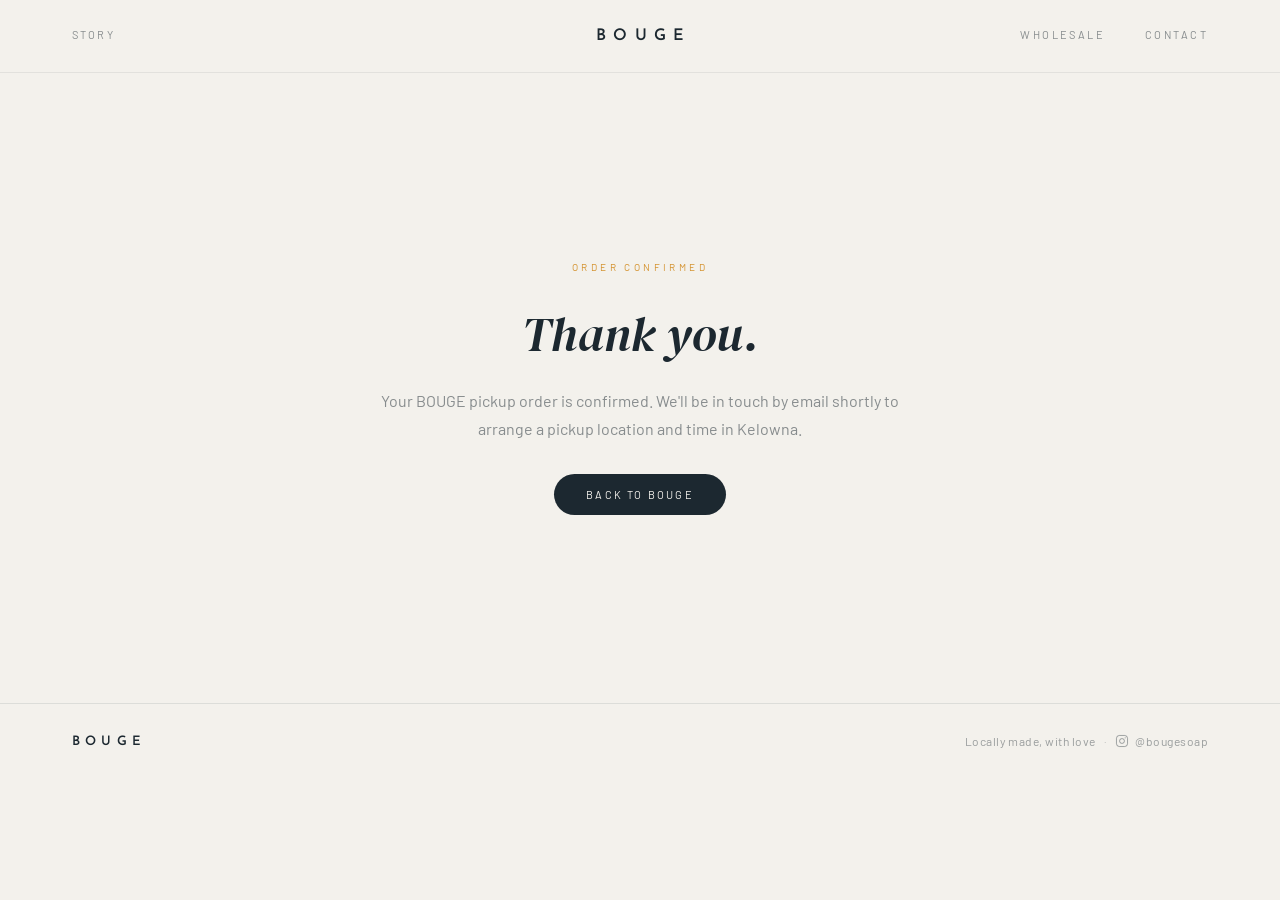
<file: thankyou-pickup.html>
<!DOCTYPE html>
<html lang="en">
<head>
<meta charset="UTF-8">
<meta name="viewport" content="width=device-width, initial-scale=1">
<meta name="robots" content="noindex">

<title>Thank you — BOUGE</title>
<meta name="description" content="Thank you for your BOUGE pickup order.">

<link rel="preconnect" href="https://fonts.googleapis.com">
<link rel="preconnect" href="https://fonts.gstatic.com" crossorigin>
<link href="https://fonts.googleapis.com/css2?family=Josefin+Sans:wght@300;400;600&family=DM+Serif+Display:ital@0;1&family=Barlow:wght@300;400;500;600&display=swap" rel="stylesheet">

<link rel="stylesheet" href="styles/style.css">
<style>
  .thankyou {
    min-height: 70vh;
    display: flex;
    align-items: center;
    justify-content: center;
    padding: var(--space-section-y) var(--space-page-x);
    text-align: center;
  }
  .thankyou__inner {
    max-width: 560px;
  }
  .thankyou__heading {
    font-family: var(--font-display);
    font-style: italic;
    font-weight: 400;
    font-size: clamp(32px, 5vw, 48px);
    margin: 18px 0 20px;
  }
  .thankyou__body {
    font-size: 16px;
    line-height: 1.7;
    color: var(--color-muted);
    margin: 0 0 32px;
  }
  .thankyou__link {
    display: inline-block;
    padding: 14px 32px;
    background: var(--color-slate);
    color: var(--color-bg);
    text-decoration: none;
    border-radius: var(--radius-pill);
    font-family: var(--font-body), sans-serif;
    font-size: 11px;
    letter-spacing: 0.2em;
    text-transform: uppercase;
    transition: background 300ms var(--ease-smooth);
  }
  .thankyou__link:hover {
    background: var(--color-amber);
  }
</style>
</head>
<body>

<!-- NAV -->
<nav class="nav">
  <div class="nav__links nav__links--left">
    <a href="/#story">Story</a>
  </div>
  <div class="nav__wordmark">BOUGE</div>
  <div class="nav__links nav__links--right">
    <a href="/#wholesale">Wholesale</a>
    <a href="/#contact">Contact</a>
  </div>
</nav>

<div class="thankyou">
  <div class="thankyou__inner">
    <div class="story__label">Order confirmed</div>
    <h1 class="thankyou__heading">Thank you.</h1>
    <p class="thankyou__body">Your BOUGE pickup order is confirmed. We'll be in touch by email shortly to arrange a pickup location and time in Kelowna.</p>
    <a class="thankyou__link" href="/">Back to BOUGE</a>
  </div>
</div>

<!-- FOOTER -->
<footer class="footer" id="contact">
  <span class="footer__wordmark">BOUGE</span>
  <div class="footer__meta">
    <span class="footer__note">Locally made, with love</span>
    <a class="footer__social" href="https://instagram.com/bougesoap" target="_blank" rel="noopener noreferrer" aria-label="BOUGE on Instagram">
      <svg viewBox="0 0 24 24" fill="none" stroke="currentColor" stroke-width="1.6" aria-hidden="true">
        <rect x="2.5" y="2.5" width="19" height="19" rx="5"/>
        <circle cx="12" cy="12" r="4.2"/>
        <circle cx="17.4" cy="6.6" r="0.9" fill="currentColor" stroke="none"/>
      </svg>
      @bougesoap
    </a>
  </div>
</footer>

</body>
</html>
</file>
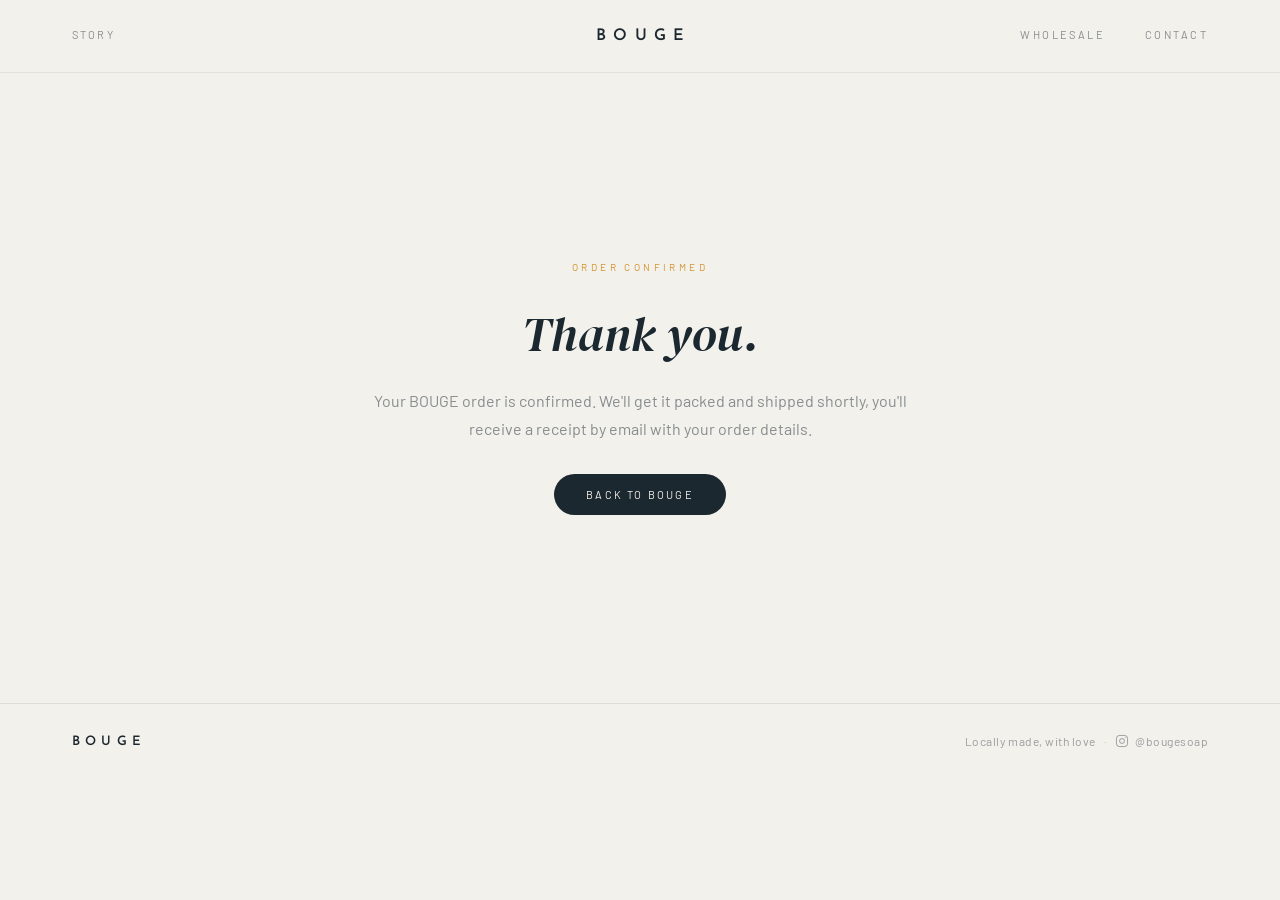
<file: thankyou.html>
<!DOCTYPE html>
<html lang="en">
<head>
<meta charset="UTF-8">
<meta name="viewport" content="width=device-width, initial-scale=1">
<meta name="robots" content="noindex">

<title>Thank you — BOUGE</title>
<meta name="description" content="Thank you for your BOUGE order.">

<link rel="preconnect" href="https://fonts.googleapis.com">
<link rel="preconnect" href="https://fonts.gstatic.com" crossorigin>
<link href="https://fonts.googleapis.com/css2?family=Josefin+Sans:wght@300;400;600&family=DM+Serif+Display:ital@0;1&family=Barlow:wght@300;400;500;600&display=swap" rel="stylesheet">

<link rel="stylesheet" href="styles/style.css">
<style>
  .thankyou {
    min-height: 70vh;
    display: flex;
    align-items: center;
    justify-content: center;
    padding: var(--space-section-y) var(--space-page-x);
    text-align: center;
  }
  .thankyou__inner {
    max-width: 560px;
  }
  .thankyou__heading {
    font-family: var(--font-display);
    font-style: italic;
    font-weight: 400;
    font-size: clamp(32px, 5vw, 48px);
    margin: 18px 0 20px;
  }
  .thankyou__body {
    font-size: 16px;
    line-height: 1.7;
    color: var(--color-muted);
    margin: 0 0 32px;
  }
  .thankyou__link {
    display: inline-block;
    padding: 14px 32px;
    background: var(--color-slate);
    color: var(--color-bg);
    text-decoration: none;
    border-radius: var(--radius-pill);
    font-family: var(--font-body), sans-serif;
    font-size: 11px;
    letter-spacing: 0.2em;
    text-transform: uppercase;
    transition: background 300ms var(--ease-smooth);
  }
  .thankyou__link:hover {
    background: var(--color-amber);
  }
</style>
</head>
<body>

<!-- NAV -->
<nav class="nav">
  <div class="nav__links nav__links--left">
    <a href="/#story">Story</a>
  </div>
  <div class="nav__wordmark">BOUGE</div>
  <div class="nav__links nav__links--right">
    <a href="/#wholesale">Wholesale</a>
    <a href="/#contact">Contact</a>
  </div>
</nav>

<div class="thankyou">
  <div class="thankyou__inner">
    <div class="story__label">Order confirmed</div>
    <h1 class="thankyou__heading">Thank you.</h1>
    <p class="thankyou__body">Your BOUGE order is confirmed. We'll get it packed and shipped shortly, you'll receive a receipt by email with your order details.</p>
    <a class="thankyou__link" href="/">Back to BOUGE</a>
  </div>
</div>

<!-- FOOTER -->
<footer class="footer" id="contact">
  <span class="footer__wordmark">BOUGE</span>
  <div class="footer__meta">
    <span class="footer__note">Locally made, with love</span>
    <a class="footer__social" href="https://instagram.com/bougesoap" target="_blank" rel="noopener noreferrer" aria-label="BOUGE on Instagram">
      <svg viewBox="0 0 24 24" fill="none" stroke="currentColor" stroke-width="1.6" aria-hidden="true">
        <rect x="2.5" y="2.5" width="19" height="19" rx="5"/>
        <circle cx="12" cy="12" r="4.2"/>
        <circle cx="17.4" cy="6.6" r="0.9" fill="currentColor" stroke="none"/>
      </svg>
      @bougesoap
    </a>
  </div>
</footer>

</body>
</html>
</file>
<file: styles/style.css>
/* ==========================================================================
   BOUGE — design tokens
   ========================================================================== */
:root {
  --color-bg: #f3f1ec;
  --color-slate: #1c2830;
  --color-amber: #d4922e;
  --color-founder-bg: #edf1f3;
  --color-founder-placeholder: #d4dde3;
  --color-muted: rgba(28, 40, 48, 0.5);

  --font-wordmark: 'Josefin Sans', sans-serif;
  --font-display: 'DM Serif Display', serif;
  --font-body: 'Barlow', sans-serif;

  --space-page-x: clamp(20px, 6vw, 72px);
  --space-section-y: clamp(48px, 9vw, 100px);
  --radius-pill: 100px;

  --ease-elegant: cubic-bezier(0.16, 1, 0.3, 1);
  --ease-smooth: cubic-bezier(0.4, 0, 0.2, 1);
  --grain: url("[data-uri]");
}

/* ==========================================================================
   Reset / base
   ========================================================================== */
* {
  box-sizing: border-box;
}

html {
  -webkit-text-size-adjust: 100%;
}

body {
  margin: 0;
  background: var(--color-bg);
  font-family: var(--font-body), sans-serif;
  color: var(--color-slate);
  -webkit-font-smoothing: antialiased;
  overflow-x: hidden;
}

img {
  max-width: 100%;
  display: block;
}

a {
  color: inherit;
  text-decoration: none;
  transition: opacity 300ms var(--ease-smooth);
}

a:hover {
  opacity: 0.75;
}

input::placeholder {
  color: rgba(243, 241, 236, 0.55);
}

input:focus-visible,
button:focus-visible,
a:focus-visible {
  outline: none;
  box-shadow: 0 0 0 3px rgba(212, 146, 46, 0.35);
  border-radius: 2px;
}

button {
  font-family: var(--font-body), sans-serif;
  cursor: pointer;
}

/* ==========================================================================
   Utilities
   ========================================================================== */
.section-hidden {
  display: none !important;
}

/* ==========================================================================
   Motion — scroll reveal + reduced-motion guard
   ========================================================================== */
.reveal {
  opacity: 0;
  transform: translateY(28px);
  transition: opacity 900ms var(--ease-elegant), transform 900ms var(--ease-elegant);
  will-change: opacity, transform;
}

.reveal.is-visible {
  opacity: 1;
  transform: translateY(0);
}

.reveal--delay-1 { transition-delay: 90ms; }
.reveal--delay-2 { transition-delay: 180ms; }
.reveal--delay-3 { transition-delay: 270ms; }

@media (prefers-reduced-motion: reduce) {
  .reveal {
    opacity: 1;
    transform: none;
    transition: none;
  }
}

/* ==========================================================================
   Photo-edge fades — soften the seam where a full-bleed photo meets a
   flat-color section, without touching flat-color-to-flat-color seams
   (those stay sharp/architectural, matching the original brand mockup).
   ========================================================================== */
.fade-edge {
  position: relative;
}

.fade-edge::before,
.fade-edge::after {
  content: '';
  position: absolute;
  left: 0;
  right: 0;
  height: clamp(48px, 10vh, 130px);
  pointer-events: none;
}

.fade-edge--top::before {
  top: 0;
  background: linear-gradient(to bottom, var(--color-bg), transparent);
}

.fade-edge--bottom::after {
  bottom: 0;
  background: linear-gradient(to top, var(--color-bg), transparent);
}

/* ==========================================================================
   Nav
   ========================================================================== */
.iab-banner {
  display: flex;
  align-items: center;
  gap: 14px;
  padding: 11px var(--space-page-x);
  background: rgba(212, 146, 46, 0.1);
  border-bottom: 1px solid rgba(212, 146, 46, 0.22);
  font-size: 12px;
  line-height: 1.5;
  letter-spacing: 0.01em;
  color: var(--color-slate);
  animation: iab-banner-in 400ms var(--ease-smooth);
}

.iab-banner[hidden] {
  display: none;
}

.iab-banner__text {
  flex: 1;
  margin: 0;
}

.iab-banner__text strong {
  color: var(--color-amber);
  font-weight: 600;
}

.iab-banner__dismiss {
  flex-shrink: 0;
  width: 22px;
  height: 22px;
  display: flex;
  align-items: center;
  justify-content: center;
  border: none;
  background: none;
  padding: 0;
  color: var(--color-slate);
  opacity: 0.5;
  font-size: 18px;
  line-height: 1;
  cursor: pointer;
  transition: opacity 200ms var(--ease-smooth);
}

.iab-banner__dismiss:hover {
  opacity: 1;
}

@keyframes iab-banner-in {
  from { opacity: 0; transform: translateY(-6px); }
  to { opacity: 1; transform: translateY(0); }
}

.nav {
  display: flex;
  flex-wrap: wrap;
  align-items: center;
  justify-content: center;
  gap: 10px 28px;
  padding: 18px var(--space-page-x);
  border-bottom: 1px solid rgba(28, 40, 48, 0.08);
  position: sticky;
  top: 0;
  background: var(--color-bg);
  z-index: 100;
  text-align: center;
  box-shadow: 0 12px 24px -18px rgba(28, 40, 48, 0);
  transition: box-shadow 400ms var(--ease-smooth), border-color 400ms var(--ease-smooth);
}

.nav--scrolled {
  box-shadow: 0 12px 24px -14px rgba(28, 40, 48, 0.14);
  border-bottom-color: rgba(28, 40, 48, 0.12);
}

.nav__links {
  display: flex;
  gap: 22px;
  font-size: 10px;
  letter-spacing: 0.18em;
  text-transform: uppercase;
  color: var(--color-muted);
}

.nav__links a {
  position: relative;
  padding-bottom: 3px;
}

.nav__links a::after {
  content: '';
  position: absolute;
  left: 0;
  bottom: 0;
  width: 0;
  height: 1px;
  background: currentColor;
  transition: width 350ms var(--ease-elegant);
}

.nav__links a:hover {
  opacity: 1;
}

.nav__links a:hover::after {
  width: 100%;
}

.nav__wordmark {
  order: -1;
  width: 100%;
  font-family: var(--font-wordmark);
  font-weight: 600;
  font-size: 15px;
  letter-spacing: 0.44em;
  padding-left: 0.44em;
  text-align: center;
  transition: letter-spacing 500ms var(--ease-elegant);
}

.nav__wordmark:hover {
  letter-spacing: 0.52em;
}

@media (min-width: 720px) {
  .nav {
    flex-wrap: nowrap;
    justify-content: space-between;
    padding: 28px var(--space-page-x);
  }

  .nav__links {
    gap: 40px;
    font-size: 11px;
    letter-spacing: 0.22em;
    flex: 1;
  }

  .nav__links--right {
    justify-content: flex-end;
  }

  .nav__wordmark {
    order: 0;
    width: auto;
    font-size: 16px;
  }
}

/* ==========================================================================
   Hero
   ========================================================================== */
.hero {
  position: relative;
  overflow: hidden;
  height: 92vh;
  min-height: 560px;
}

.hero__img {
  width: 100%;
  height: 100%;
  object-fit: cover;
  object-position: 50% 30%;
}

.hero__overlay {
  position: absolute;
  inset: 0;
  background: linear-gradient(to right, rgba(28, 40, 48, 0.72) 0%, rgba(28, 40, 48, 0.28) 55%, rgba(28, 40, 48, 0.1) 100%);
}

.hero__overlay::after {
  content: '';
  position: absolute;
  inset: 0;
  background-image: var(--grain);
  mix-blend-mode: overlay;
  opacity: 0.5;
  pointer-events: none;
}

@media (min-width: 720px) {
  .hero__overlay {
    background: linear-gradient(to right, rgba(28, 40, 48, 0.68) 0%, rgba(28, 40, 48, 0) 55%);
  }
}

.hero__content {
  position: absolute;
  left: var(--space-page-x);
  right: var(--space-page-x);
  top: 50%;
  transform: translateY(-50%);
  color: var(--color-bg);
  max-width: 540px;
}

.hero__content > * {
  opacity: 0;
  transform: translateY(18px);
  transition: opacity 900ms var(--ease-elegant), transform 900ms var(--ease-elegant);
}

.hero__content.is-loaded > * {
  opacity: 1;
  transform: translateY(0);
}

.hero__content.is-loaded > *:nth-child(1) { transition-delay: 120ms; }
.hero__content.is-loaded > *:nth-child(2) { transition-delay: 240ms; }
.hero__content.is-loaded > *:nth-child(3) { transition-delay: 340ms; }
.hero__content.is-loaded > *:nth-child(4) { transition-delay: 420ms; }
.hero__content.is-loaded > *:nth-child(5) { transition-delay: 500ms; }
.hero__content.is-loaded > *:nth-child(6) { transition-delay: 580ms; }
.hero__content.is-loaded > *:nth-child(7) { transition-delay: 660ms; }
.hero__content.is-loaded > *:nth-child(8) { transition-delay: 740ms; }

@media (prefers-reduced-motion: reduce) {
  .hero__content > * {
    opacity: 1;
    transform: none;
    transition: none;
  }
}

.hero__headline {
  font-family: var(--font-display);
  font-weight: 400;
  font-size: clamp(36px, 9vw, 74px);
  line-height: 1.16;
  margin: 0 0 12px;
}

.hero__tagline {
  font-family: var(--font-display);
  font-weight: 400;
  font-size: clamp(20px, 5.5vw, 34px);
  line-height: 1.3;
  color: #e3b978;
  margin: 0 0 24px;
  letter-spacing: 0.01em;
}

.hero__label {
  font-size: 10px;
  letter-spacing: 0.38em;
  text-transform: uppercase;
  opacity: 0.7;
  margin-bottom: 30px;
}

.hero__body {
  font-size: 16px;
  line-height: 1.72;
  opacity: 0.85;
  margin: 0 0 30px;
  font-weight: 300;
  max-width: 400px;
}

.hero__buy {
  display: inline-block;
  padding: 17px 38px;
  background: var(--color-amber);
  color: var(--color-slate);
  border-radius: var(--radius-pill);
  text-decoration: none;
  font-family: var(--font-wordmark), sans-serif;
  font-size: 16px;
  font-weight: 600;
  letter-spacing: 0.08em;
  text-transform: uppercase;
  margin-bottom: 26px;
  transition: background 300ms var(--ease-smooth), transform 250ms var(--ease-smooth), box-shadow 300ms var(--ease-smooth);
}

.hero__buy:hover {
  background: #e3b978;
  transform: translateY(-1px);
  box-shadow: 0 14px 28px -10px rgba(212, 146, 46, 0.5);
}

.hero__content .signup-form {
  margin-top: 28px;
}

@media (min-width: 720px) {
  .hero__content .signup-form {
    margin-top: 0;
  }
}

/* ==========================================================================
   Signup form (shared: hero + wholesale CTA)
   ========================================================================== */
.signup-form {
  display: flex;
  gap: 0;
  max-width: 420px;
  border: 1px solid rgba(243, 241, 236, 0.42);
  overflow: hidden;
  border-radius: var(--radius-pill);
  box-shadow: 0 20px 40px -18px rgba(0, 0, 0, 0.45);
  transition: box-shadow 400ms var(--ease-smooth), border-color 400ms var(--ease-smooth);
}

.signup-form:focus-within {
  border-color: rgba(243, 241, 236, 0.75);
  box-shadow: 0 24px 44px -16px rgba(0, 0, 0, 0.5);
}

.signup-form__input {
  flex: 1;
  min-width: 0;
  padding: 14px 18px;
  border: none;
  background: rgba(243, 241, 236, 0.12);
  -webkit-backdrop-filter: blur(6px);
  backdrop-filter: blur(6px);
  font-family: var(--font-body), sans-serif;
  font-size: 14px;
  color: var(--color-bg);
  border-radius: var(--radius-pill) 0 0 var(--radius-pill);
  -webkit-appearance: none;
  appearance: none;
}

.signup-form__input:focus-visible {
  box-shadow: none;
}

.signup-form__button {
  padding: 14px 20px;
  background: var(--color-bg);
  color: var(--color-slate);
  border: none;
  border-radius: 0 var(--radius-pill) var(--radius-pill) 0;
  font-family: var(--font-body), sans-serif;
  font-size: 10px;
  letter-spacing: 0.2em;
  text-transform: uppercase;
  white-space: nowrap;
  flex-shrink: 0;
  transition: background 300ms var(--ease-smooth), transform 250ms var(--ease-smooth), box-shadow 300ms var(--ease-smooth);
}

.signup-form__button:hover:not(:disabled) {
  background: #ffffff;
  transform: translateY(-1px);
  box-shadow: 0 10px 22px -8px rgba(0, 0, 0, 0.35);
}

.signup-form__button:active:not(:disabled) {
  transform: translateY(0);
}

.signup-form__button:disabled {
  opacity: 0.7;
  cursor: default;
}

.signup-form__hp {
  position: absolute;
  left: -9999px;
  width: 1px;
  height: 1px;
  opacity: 0;
  pointer-events: none;
}

@media (min-width: 720px) {
  .signup-form__input {
    padding: 15px 22px;
    font-size: 14px;
  }

  .signup-form__button {
    padding: 15px 26px;
    font-size: 10.5px;
    letter-spacing: 0.22em;
  }
}

.signup-form--cta {
  max-width: 460px;
  margin: 0 auto;
  border-color: rgba(243, 241, 236, 0.25);
}

.signup-form--cta .signup-form__input {
  background: rgba(243, 241, 236, 0.07);
}

.signup-form--cta .signup-form__button {
  background: var(--color-amber);
  color: var(--color-bg);
}

.signup-form--cta .signup-form__button:hover:not(:disabled) {
  background: #e0a24a;
}

.signup-form__note {
  font-size: 11px;
  opacity: 0.55;
  margin-top: 12px;
  letter-spacing: 0.04em;
  max-width: 420px;
}

.signup-form__note--center {
  margin-left: auto;
  margin-right: auto;
  text-align: center;
}

.signup-form__error {
  font-size: 11px;
  color: #e3b978;
  margin-top: 10px;
  display: none;
}

.signup-form__error.is-visible {
  display: block;
}

/* ==========================================================================
   Story quote
   ========================================================================== */
.story {
  display: grid;
  grid-template-columns: 1fr;
  align-items: center;
}

.story__text {
  padding: var(--space-section-y) var(--space-page-x);
}

.story__label {
  font-size: 10px;
  letter-spacing: 0.34em;
  text-transform: uppercase;
  color: var(--color-amber);
  margin-bottom: 22px;
}

.story__quote {
  font-family: var(--font-display);
  font-size: clamp(26px, 6vw, 38px);
  line-height: 1.42;
  margin: 0;
  font-weight: 400;
}

.story__paragraph {
  font-family: var(--font-display);
  font-size: clamp(17px, 2.2vw, 20px);
  line-height: 1.6;
  margin: 18px 0 0;
}

.story__quote + .story__paragraph {
  margin-top: 26px;
}

.story__media {
  overflow: hidden;
  height: 320px;
}

.story__media img {
  width: 100%;
  height: 100%;
  object-fit: cover;
  object-position: center;
}

@media (min-width: 900px) {
  .story {
    grid-template-columns: 1fr 1fr;
  }

  .story__media {
    height: 100%;
    min-height: 460px;
  }

  .story__label {
    margin-bottom: 28px;
  }
}

/* ==========================================================================
   Founder / Meet Jill
   ========================================================================== */
.founder {
  background: var(--color-founder-bg);
  color: var(--color-slate);
}

.founder__text {
  max-width: 640px;
  margin: 0 auto;
  padding: 56px var(--space-page-x);
  display: flex;
  flex-direction: column;
  justify-content: center;
}

.founder__label {
  font-size: 10px;
  letter-spacing: 0.34em;
  text-transform: uppercase;
  color: var(--color-amber);
  margin-bottom: 22px;
}

.founder__heading {
  font-family: var(--font-display);
  font-style: italic;
  font-weight: 400;
  font-size: clamp(34px, 8vw, 52px);
  line-height: 1.06;
  margin: 0 0 8px;
}

.founder__subtitle {
  font-size: 11.5px;
  letter-spacing: 0.2em;
  text-transform: uppercase;
  color: var(--color-muted);
  margin-bottom: 26px;
}

.founder__paragraph {
  font-size: 16px;
  line-height: 1.8;
  color: rgba(28, 40, 48, 0.74);
  margin: 0 0 20px;
  font-weight: 300;
}

.founder__paragraph--lead {
  font-weight: 500;
  color: var(--color-slate);
}

@media (min-width: 900px) {
  .founder__text {
    padding: 84px var(--space-page-x);
  }
}

/* ==========================================================================
   Image break
   ========================================================================== */
.image-break {
  height: 45vh;
  min-height: 280px;
  overflow: hidden;
}

.image-break img {
  width: 100%;
  height: 100%;
  object-fit: cover;
  object-position: 50% 40%;
}

@media (min-width: 900px) {
  .image-break {
    height: 70vh;
    min-height: 440px;
  }
}

/* ==========================================================================
   Latest batch (hero teaser)
   ========================================================================== */
.latest-batch {
  padding: var(--space-section-y) var(--space-page-x);
}

.latest-batch__header {
  display: flex;
  justify-content: space-between;
  align-items: flex-end;
  flex-wrap: wrap;
  gap: 16px;
  margin-bottom: 40px;
}

.latest-batch__label {
  font-size: 10px;
  letter-spacing: 0.3em;
  text-transform: uppercase;
  color: var(--color-amber);
}

.latest-batch__heading {
  font-family: var(--font-display);
  font-style: italic;
  font-weight: 400;
  font-size: clamp(26px, 4vw, 34px);
  margin: 8px 0 0;
}

.latest-batch__view-all {
  font-family: var(--font-body), sans-serif;
  font-size: 11px;
  letter-spacing: 0.15em;
  text-transform: uppercase;
  color: var(--color-slate);
  text-decoration: none;
  border-bottom: 1px solid currentColor;
  padding-bottom: 2px;
  white-space: nowrap;
}

.latest-batch__view-all:hover {
  color: var(--color-amber);
}

.latest-batch__grid {
  display: grid;
  grid-template-columns: 1fr;
  gap: 28px;
}

@media (min-width: 700px) {
  .latest-batch__grid {
    grid-template-columns: repeat(3, 1fr);
    gap: 32px;
  }
}

.latest-batch__img {
  width: 100%;
  aspect-ratio: 1;
  object-fit: cover;
  margin-bottom: 16px;
}

.latest-batch__name {
  font-family: var(--font-display);
  font-size: 19px;
}

.latest-batch__price {
  font-size: 13.5px;
  color: rgba(28, 40, 48, 0.52);
  margin: 4px 0 2px;
}

.latest-batch__shipping-note {
  font-size: 11px;
  color: rgba(28, 40, 48, 0.4);
  margin: 0 0 16px;
}

.latest-batch__buy {
  display: inline-block;
  padding: 11px 26px;
  background: var(--color-slate);
  color: var(--color-bg);
  border: none;
  border-radius: var(--radius-pill);
  text-decoration: none;
  font-family: var(--font-body), sans-serif;
  font-size: 10.5px;
  letter-spacing: 0.2em;
  text-transform: uppercase;
  transition: background 300ms var(--ease-smooth), transform 250ms var(--ease-smooth);
}

.latest-batch__buy:hover {
  background: var(--color-amber);
  transform: translateY(-1px);
}

.latest-batch__actions {
  display: flex;
  flex-wrap: wrap;
  align-items: flex-start;
  gap: 10px;
}

.latest-batch__action-col {
  display: flex;
  flex-direction: column;
  align-items: flex-start;
}

.latest-batch__buy--pickup {
  background: transparent;
  color: var(--color-slate);
  border: 1px solid rgba(28, 40, 48, 0.35);
}

.latest-batch__buy--pickup:hover {
  background: var(--color-slate);
  color: var(--color-bg);
}

.latest-batch__action-note {
  font-size: 10.5px;
  color: rgba(28, 40, 48, 0.4);
  margin-top: 8px;
}

/* ==========================================================================
   Product grid
   ========================================================================== */
.products {
  display: grid;
  grid-template-columns: 1fr;
  gap: 1px;
  background: rgba(28, 40, 48, 0.1);
}

.product-card {
  background: var(--color-bg);
  padding: 32px var(--space-page-x);
  position: relative;
  z-index: 1;
  transition: box-shadow 450ms var(--ease-smooth), transform 450ms var(--ease-smooth);
}

.product-card:hover {
  box-shadow: 0 30px 54px -20px rgba(28, 40, 48, 0.2);
  transform: translateY(-4px);
  z-index: 2;
}

.product-card__media {
  position: relative;
  overflow: hidden;
  margin-bottom: 22px;
}

.product-card__img {
  width: 100%;
  aspect-ratio: 1;
  object-fit: cover;
  margin-bottom: 0;
  transition: transform 800ms var(--ease-elegant), filter 400ms var(--ease-smooth), opacity 400ms var(--ease-smooth);
}

.product-card:hover .product-card__img {
  transform: scale(1.045);
}

@media (prefers-reduced-motion: reduce) {
  .product-card,
  .product-card__img {
    transition: none;
  }

  .product-card:hover {
    transform: none;
  }

  .product-card:hover .product-card__img {
    transform: none;
  }
}

.product-card__name {
  font-family: var(--font-display);
  font-size: 22px;
}

.product-card__subtitle {
  font-size: 12.5px;
  color: rgba(28, 40, 48, 0.52);
  margin-top: 6px;
}

.product-card__price {
  font-family: var(--font-body), sans-serif;
  font-size: 15px;
  font-weight: 500;
  color: var(--color-slate);
  margin-top: 14px;
}

.product-card__shipping-note {
  font-size: 11.5px;
  color: rgba(28, 40, 48, 0.45);
  margin-top: 2px;
}

.product-card__price-alt {
  font-size: 13px;
  color: var(--color-slate);
  margin-top: 4px;
}

.product-card__choose-note {
  font-size: 10.5px;
  font-style: italic;
  color: rgba(28, 40, 48, 0.55);
  margin-top: 8px;
}

.product-card__ingredients {
  font-size: 11.5px;
  line-height: 1.6;
  color: rgba(28, 40, 48, 0.45);
  margin-top: 10px;
}

.product-card__ingredients-label {
  text-transform: uppercase;
  letter-spacing: 0.1em;
  font-weight: 600;
  color: rgba(28, 40, 48, 0.6);
  margin-right: 5px;
}

.product-card__buy {
  display: inline-block;
  margin-top: 20px;
  padding: 12px 26px;
  background: var(--color-slate);
  color: var(--color-bg);
  border: none;
  border-radius: var(--radius-pill);
  font-family: var(--font-body), sans-serif;
  font-size: 10.5px;
  letter-spacing: 0.2em;
  text-transform: uppercase;
  transition: background 300ms var(--ease-smooth), transform 250ms var(--ease-smooth), box-shadow 300ms var(--ease-smooth);
}

.product-card__buy:hover {
  background: var(--color-amber);
  opacity: 1;
  transform: translateY(-1px);
  box-shadow: 0 12px 22px -8px rgba(212, 146, 46, 0.45);
}

.product-card__actions {
  display: flex;
  flex-wrap: wrap;
  align-items: flex-start;
  gap: 12px;
  margin-top: 20px;
}

.product-card__action-col {
  display: flex;
  flex-direction: column;
  align-items: flex-start;
}

.product-card__actions .product-card__buy {
  margin-top: 0;
}

.product-card__buy--pickup {
  background: transparent;
  color: var(--color-slate);
  border: 1px solid rgba(28, 40, 48, 0.35);
}

.product-card__buy--pickup:hover {
  background: var(--color-slate);
  color: var(--color-bg);
  box-shadow: none;
}

.product-card__action-note {
  font-size: 11px;
  color: rgba(28, 40, 48, 0.4);
  margin-top: 8px;
}

/* Not-yet-linkable state — real photo/card is finished, but no Stripe
   Payment Link exists yet. Distinct from the old `.products.coming-soon`
   teaser (that grayscaled the image too); here the photo stays full color,
   only the buy control is inert. Swap the `<span class="product-card__buy
   product-card__buy--disabled">` back to a real `<a href="STRIPE_LINK">`
   (drop the --disabled modifier) once a Payment Link exists. */
.product-card__buy--disabled {
  background: rgba(28, 40, 48, 0.12);
  color: rgba(28, 40, 48, 0.4);
  cursor: default;
  pointer-events: none;
}

/* Sold Atelier bars (2026-11-15) — photo stays up so the range shows,
   muted slightly, with a small "Sold" tag. */
.product-card__sold-tag {
  position: absolute;
  top: 14px;
  left: 14px;
  z-index: 1;
  padding: 6px 14px;
  background: var(--color-slate);
  color: var(--color-bg);
  border-radius: var(--radius-pill);
  font-family: var(--font-body), sans-serif;
  font-size: 10px;
  letter-spacing: 0.2em;
  text-transform: uppercase;
}

.product-card--sold .product-card__img {
  opacity: 0.6;
}

.product-card__buy--disabled:hover {
  background: rgba(28, 40, 48, 0.12);
  transform: none;
  box-shadow: none;
}

.product-card__qty {
  display: block;
  margin-top: 18px;
}

.product-card__qty-label {
  display: block;
  font-size: 10.5px;
  letter-spacing: 0.15em;
  text-transform: uppercase;
  color: rgba(28, 40, 48, 0.52);
  margin-bottom: 6px;
}

.product-card__qty-select {
  width: 100%;
  max-width: 260px;
  padding: 12px 16px;
  background: var(--color-bg);
  border: 1px solid rgba(28, 40, 48, 0.2);
  border-radius: var(--radius-pill);
  font-family: var(--font-body), sans-serif;
  font-size: 13px;
  color: var(--color-slate);
}

.product-card__qty-select:disabled {
  opacity: 0.5;
  cursor: default;
}

.product-card--bulk .product-card__img {
  object-fit: contain;
  background: var(--color-bg);
}

@media (min-width: 700px) {
  .products {
    grid-template-columns: repeat(3, 1fr);
  }

  .product-card {
    padding: 48px;
  }

  .product-card__name {
    font-size: 24px;
  }
}

/* ==========================================================================
   Atelier Collection header + ingredients note (below product grids)
   ========================================================================== */
.atelier {
  padding: var(--space-section-y) var(--space-page-x) 40px;
  border-top: 1px solid rgba(28, 40, 48, 0.1);
  text-align: center;
}

.atelier__label {
  font-size: 10px;
  letter-spacing: 0.3em;
  text-transform: uppercase;
  color: var(--color-amber);
}

.atelier__heading {
  font-family: var(--font-display);
  font-style: italic;
  font-weight: 400;
  font-size: clamp(26px, 4vw, 34px);
  margin: 8px 0 0;
}

.soap-note {
  max-width: 640px;
  margin: 0 auto;
  padding: 56px var(--space-page-x);
  text-align: center;
}

.soap-note__text {
  font-size: 13px;
  line-height: 1.8;
  color: rgba(28, 40, 48, 0.6);
  margin: 0 0 14px;
}

.soap-note__text:last-child {
  margin-bottom: 0;
}

/* ==========================================================================
   Values strip
   ========================================================================== */
.values {
  display: grid;
  grid-template-columns: repeat(2, 1fr);
  border-top: 1px solid rgba(28, 40, 48, 0.08);
  border-bottom: 1px solid rgba(28, 40, 48, 0.08);
}

.value-cell {
  padding: 32px 16px;
  text-align: center;
  border-right: 1px solid rgba(28, 40, 48, 0.08);
  border-bottom: 1px solid rgba(28, 40, 48, 0.08);
}

.value-cell:nth-child(2n) {
  border-right: none;
}

.value-cell:nth-last-child(-n+2) {
  border-bottom: none;
}

.value-cell__name {
  font-family: var(--font-display);
  font-size: 22px;
  margin-bottom: 6px;
}

.value-cell__sub {
  font-size: 10px;
  letter-spacing: 0.12em;
  text-transform: uppercase;
  color: rgba(28, 40, 48, 0.42);
}

@media (min-width: 700px) {
  .values {
    grid-template-columns: repeat(4, 1fr);
  }

  .value-cell {
    padding: 40px 20px;
    border-bottom: none;
  }

  .value-cell:nth-child(2n) {
    border-right: 1px solid rgba(28, 40, 48, 0.08);
  }

  .value-cell:last-child {
    border-right: none;
  }

  .value-cell__name {
    font-size: 26px;
  }

  .value-cell__sub {
    font-size: 10.5px;
    letter-spacing: 0.14em;
  }
}

/* ==========================================================================
   Wholesale + email CTA
   ========================================================================== */
.cta {
  position: relative;
  overflow: hidden;
  padding: var(--space-section-y) var(--space-page-x);
  text-align: center;
  color: var(--color-bg);
}

.cta__bg {
  position: absolute;
  inset: 0;
  width: 100%;
  height: 100%;
  object-fit: cover;
  object-position: 50% 45%;
}

.cta__overlay {
  position: absolute;
  inset: 0;
  background: rgba(28, 40, 48, 0.82);
}

.cta__overlay::after {
  content: '';
  position: absolute;
  inset: 0;
  background-image: var(--grain);
  mix-blend-mode: overlay;
  opacity: 0.5;
  pointer-events: none;
}

.cta__inner {
  position: relative;
}

.cta__label {
  font-size: 10px;
  letter-spacing: 0.34em;
  text-transform: uppercase;
  color: var(--color-amber);
  margin-bottom: 20px;
}

.cta__heading {
  font-family: var(--font-display);
  font-weight: 400;
  font-size: clamp(28px, 7vw, 46px);
  margin: 0 0 16px;
}

.cta__body {
  font-size: 16px;
  line-height: 1.72;
  opacity: 0.68;
  max-width: 500px;
  margin: 0 auto 36px;
  font-weight: 300;
}

.cta__email {
  color: inherit;
  text-decoration: underline;
  text-underline-offset: 3px;
}

.cta__email:hover {
  color: var(--color-amber);
}

/* ==========================================================================
   Footer
   ========================================================================== */
.footer {
  padding: 30px var(--space-page-x);
  display: flex;
  flex-direction: column;
  gap: 10px;
  justify-content: space-between;
  align-items: center;
  text-align: center;
  border-top: 1px solid rgba(28, 40, 48, 0.1);
}

.footer__wordmark {
  font-family: var(--font-wordmark);
  font-weight: 600;
  font-size: 13px;
  letter-spacing: 0.4em;
}

.footer__note {
  font-size: 12px;
  color: rgba(28, 40, 48, 0.42);
  letter-spacing: 0.04em;
}

.footer__meta {
  display: flex;
  align-items: center;
  gap: 8px;
  flex-wrap: wrap;
  justify-content: center;
}

.footer__meta .footer__note::after {
  content: '\00B7';
  margin-left: 8px;
  color: rgba(28, 40, 48, 0.3);
}

.footer__social {
  display: inline-flex;
  align-items: center;
  gap: 6px;
  font-size: 12px;
  color: rgba(28, 40, 48, 0.42);
  letter-spacing: 0.04em;
}

.footer__social svg {
  width: 14px;
  height: 14px;
  flex-shrink: 0;
}

@media (min-width: 700px) {
  .footer {
    flex-direction: row;
    text-align: left;
  }
}

/* Link to a bar's full ingredient page (Atelier cards, 2026-11-16) */
.product-card__ingredients-link {
  display: inline-block;
  margin-top: 6px;
  font-size: 11px;
  letter-spacing: 0.14em;
  text-transform: uppercase;
  color: var(--color-slate);
  text-decoration: underline;
  text-underline-offset: 3px;
  opacity: 0.7;
}
.product-card__ingredients-link:hover { color: var(--color-amber); opacity: 1; }
</file>
<file: styles/ingredients.css>
/* Ingredient pages (/lavande, /eclipse, /atelier-N) — 2026-11-15 */
.nav__wordmark a { color: inherit; text-decoration: none; }
.ing {
  padding: var(--space-section-y) var(--space-page-x);
  display: flex;
  justify-content: center;
}
.ing__inner { width: 100%; max-width: 620px; }
.ing__heading {
  font-family: var(--font-display);
  font-weight: 400;
  font-size: clamp(34px, 6vw, 52px);
  margin: 16px 0 6px;
  color: var(--color-slate);
}
.ing__scent {
  font-family: var(--font-display);
  font-style: italic;
  font-size: 20px;
  color: var(--color-muted);
  margin: 0;
}
.ing__list {
  list-style: none;
  padding: 0;
  margin: 32px 0;
  border-top: 1px solid rgba(28, 40, 48, 0.12);
}
.ing__list li {
  padding: 11px 0;
  border-bottom: 1px solid rgba(28, 40, 48, 0.12);
  font-size: 15px;
  line-height: 1.5;
  color: var(--color-slate);
}
.ing__plain { color: var(--color-muted); }
.ing__meta { font-size: 14px; color: var(--color-muted); margin: 0 0 6px; }
.ing__link {
  display: inline-block;
  margin-top: 28px;
  padding: 14px 32px;
  background: var(--color-slate);
  color: var(--color-bg);
  text-decoration: none;
  border-radius: var(--radius-pill);
  font-family: var(--font-body), sans-serif;
  font-size: 11px;
  letter-spacing: 0.2em;
  text-transform: uppercase;
  transition: background 300ms var(--ease-smooth);
}
.ing__link:hover { background: var(--color-amber); }
</file>
